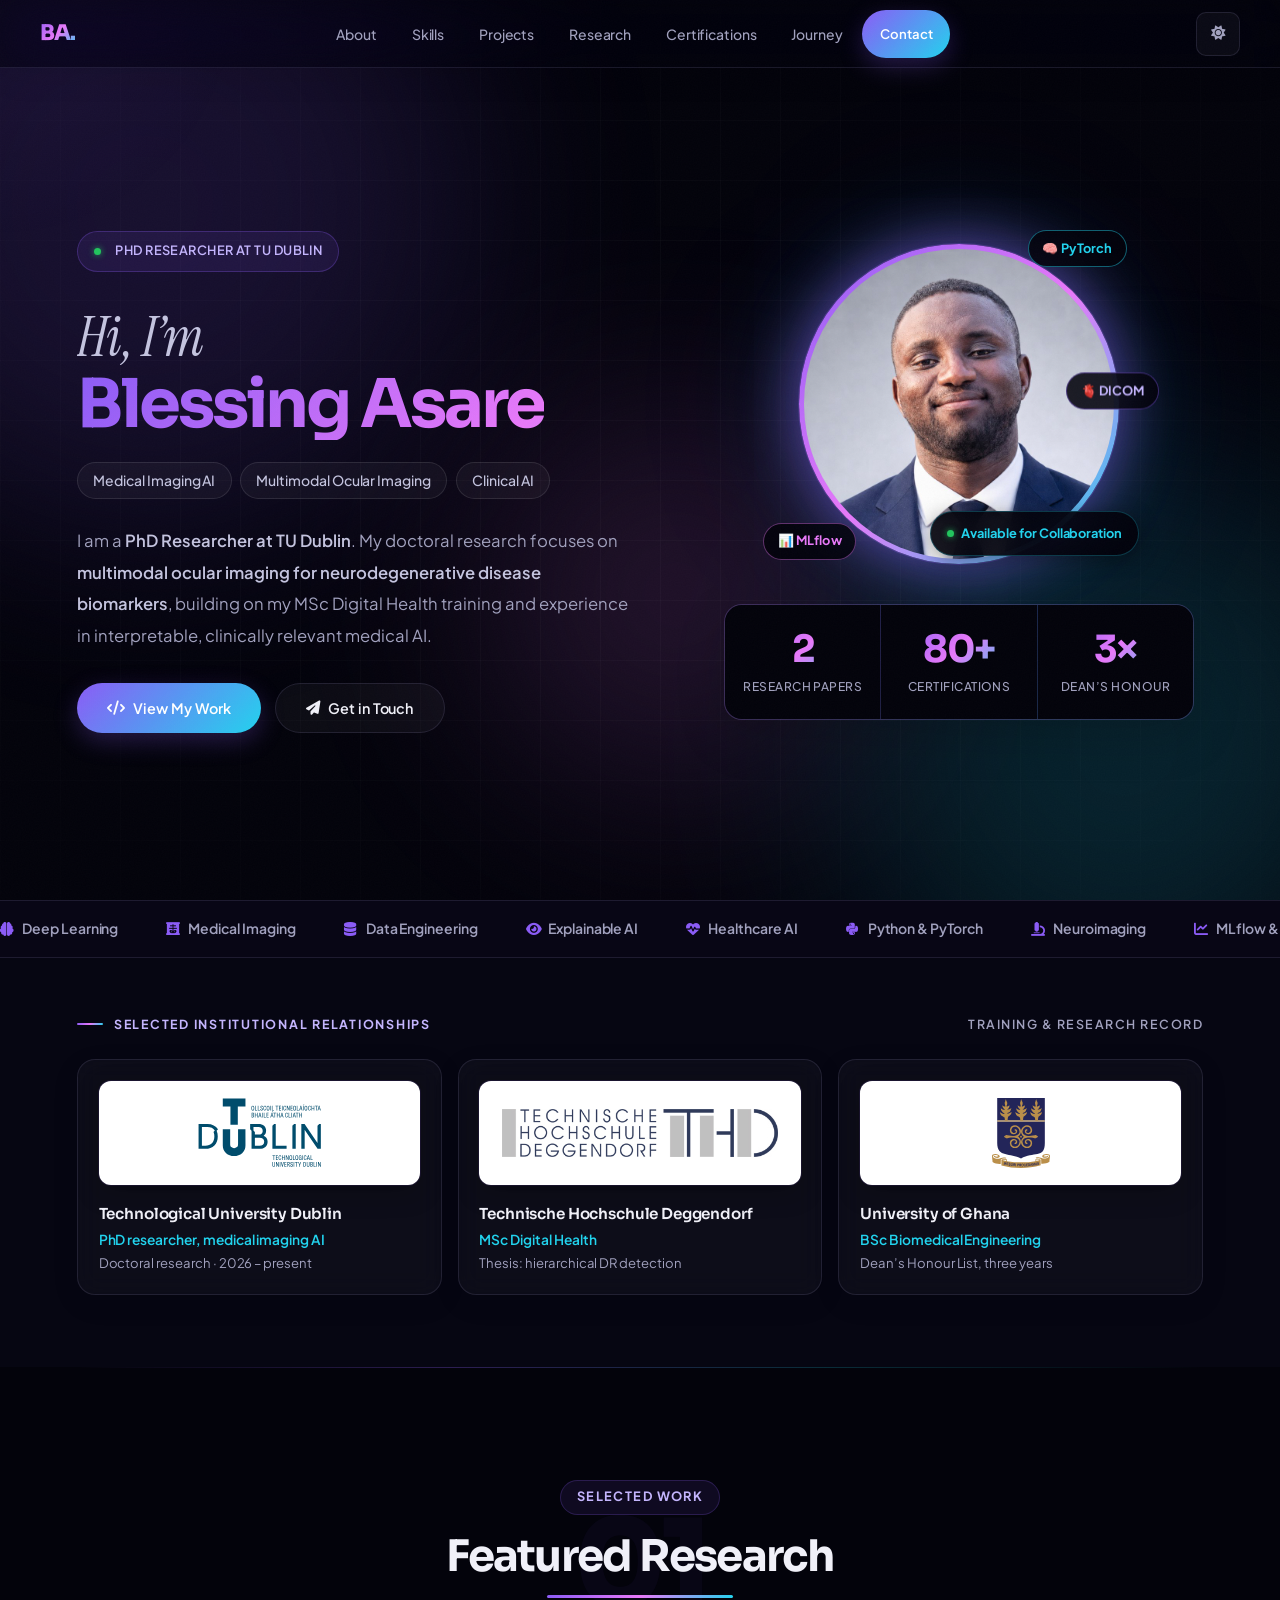
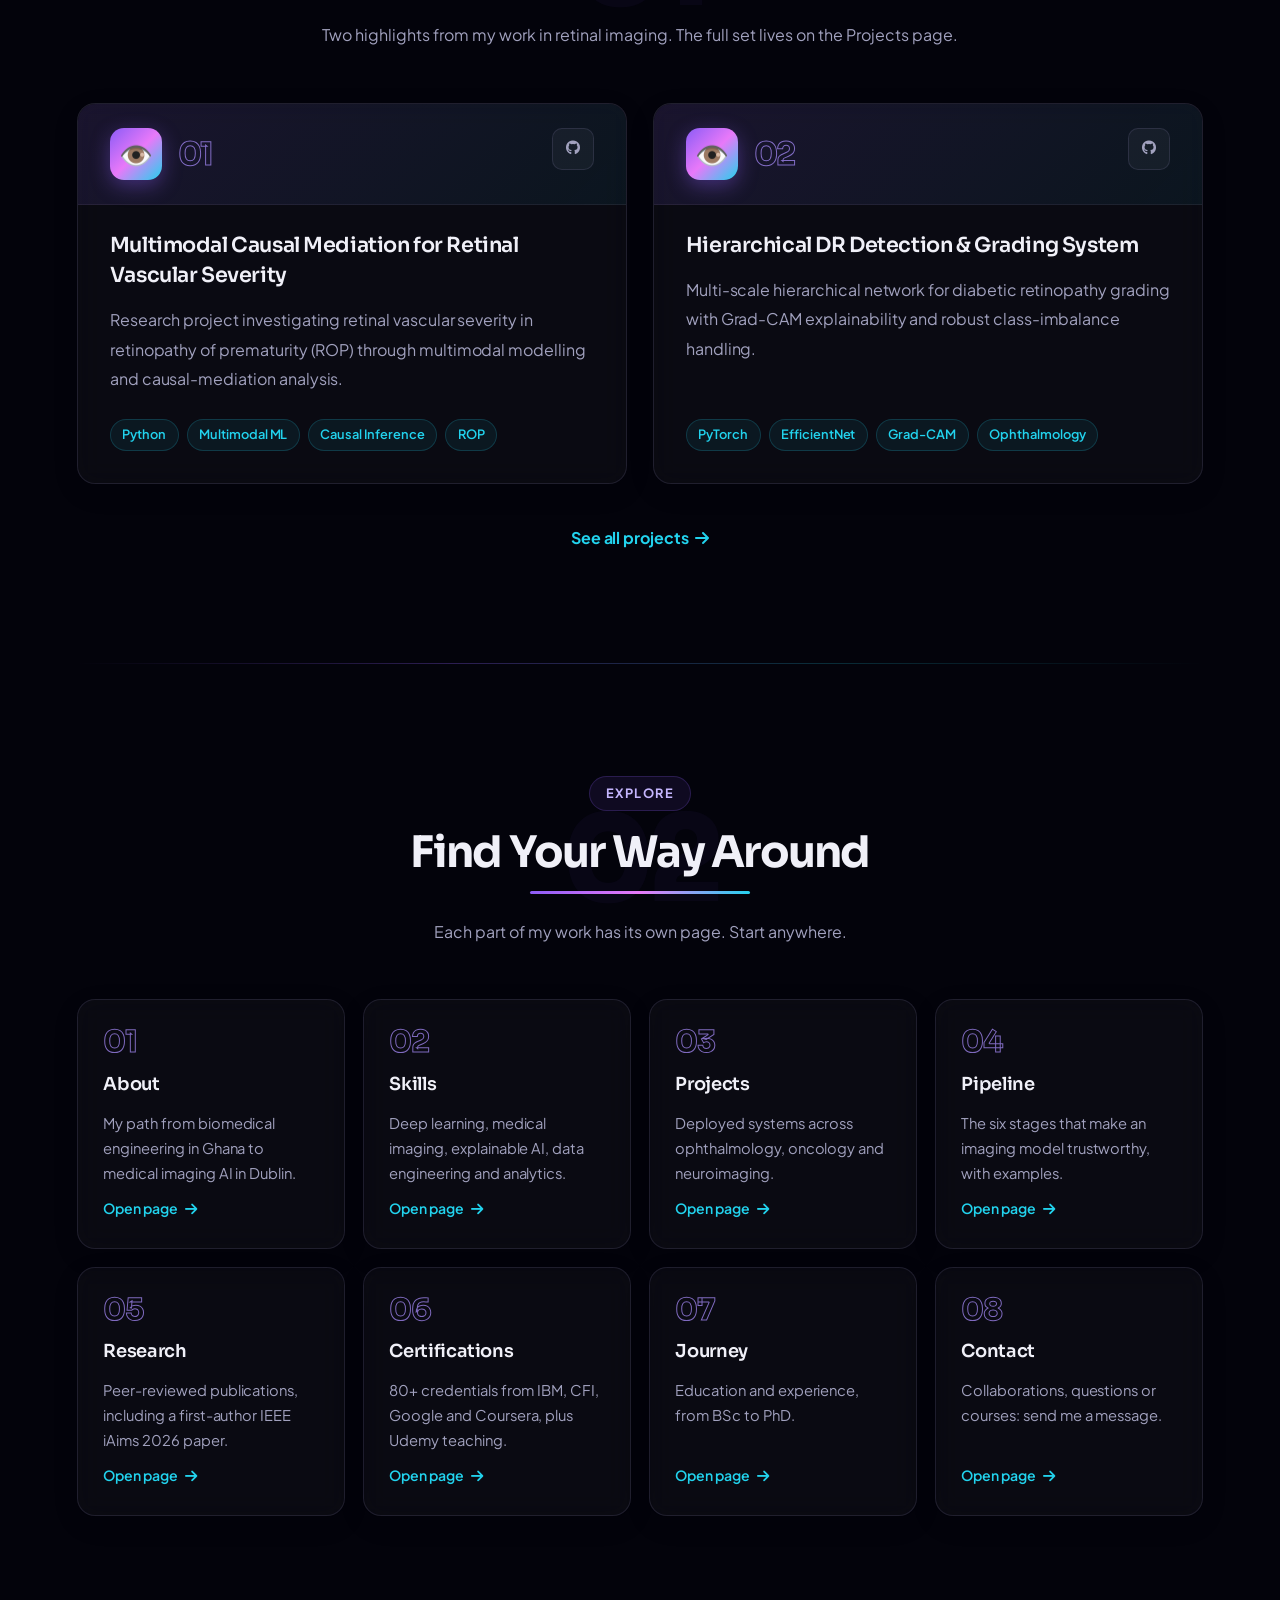
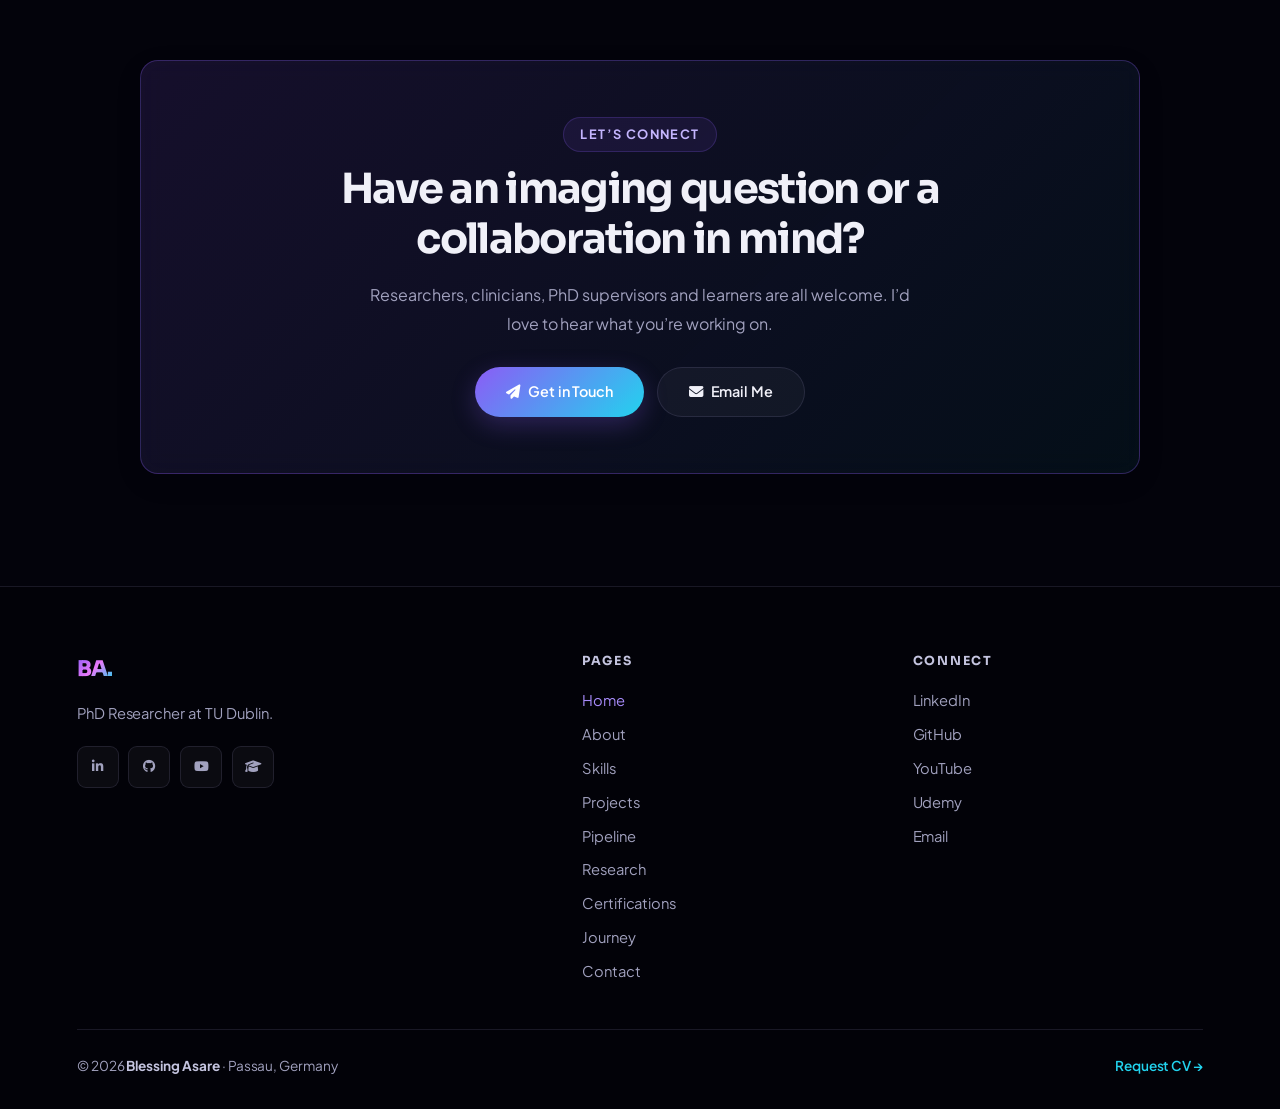
<file: index.html>
<!DOCTYPE html>
<html lang="en">
<head>
    <meta charset="UTF-8">
    <meta name="viewport" content="width=device-width, initial-scale=1.0">
    <title>Blessing Asare | PhD Researcher at TU Dublin</title>
    <meta name="description" content="Blessing Asare — PhD Researcher at TU Dublin, specialising in multimodal ocular imaging, medical AI, and neurodegenerative disease biomarkers.">
    <meta property="og:title" content="Blessing Asare | PhD Researcher at TU Dublin">
    <meta property="og:description" content="Blessing Asare — PhD Researcher at TU Dublin, specialising in multimodal ocular imaging, medical AI, and neurodegenerative disease biomarkers.">
    <meta property="og:image" content="https://pasbless1.github.io/portfolio/assets/profile.jpg">
    <meta property="og:type" content="website">
    <meta name="twitter:card" content="summary_large_image">
    <script type="application/ld+json">
    {"@context":"https://schema.org","@type":"Person","name":"Blessing Asare","jobTitle":"PhD Researcher at TU Dublin","affiliation":{"@type":"CollegeOrUniversity","name":"Technological University Dublin"},"url":"https://pasbless1.github.io/portfolio/","sameAs":["https://www.linkedin.com/in/blessing-asare","https://github.com/PasBless1","https://www.youtube.com/@DatawithPas"],"email":"asareblessing8@gmail.com","knowsAbout":["Medical Imaging","Multimodal Learning","Ocular Imaging","Neurodegenerative Disease Biomarkers","Explainable AI","Healthcare AI"]}
    </script>
    <link href="https://fonts.googleapis.com/css2?family=Sora:wght@400;500;600;700;800&family=Plus+Jakarta+Sans:ital,wght@0,400;0,500;0,600;0,700;0,800;1,400&family=Instrument+Serif:ital@0;1&display=swap" rel="stylesheet">
<link rel="stylesheet" href="https://cdn.jsdelivr.net/npm/@fortawesome/fontawesome-free@6.5.2/css/all.min.css" crossorigin="anonymous">
    <link rel="stylesheet" href="assets/style.css">
    <script>try{if(localStorage.getItem('theme')==='light')document.documentElement.setAttribute('data-theme','light')}catch(e){}</script>
<noscript><style>.reveal{opacity:1!important;transform:none!important}@media(max-width:760px){nav{position:relative;height:auto;min-height:64px;flex-wrap:wrap;padding-block:1rem}.nav-links{display:flex;position:static;flex-wrap:wrap;order:3;padding:.5rem 0;box-shadow:none}.nav-links li,.nav-links a{width:auto}.hamburger,.theme-toggle{display:none}}</style></noscript>
</head>
<body>

<a class="skip-link" href="#main-content">Skip to content</a>
<div id="progress-bar"></div>
<div id="cursor-glow"></div>

<nav id="navbar" aria-label="Primary navigation">
    <a href="index.html" class="nav-logo">BA.</a>
    <ul class="nav-links" id="nav-menu">
        <li><a href="about.html">About</a></li>
        <li><a href="skills.html">Skills</a></li>
        <li><a href="projects.html">Projects</a></li>
        <li><a href="research.html">Research</a></li>
        <li><a href="certifications.html">Certifications</a></li>
        <li><a href="journey.html">Journey</a></li>
        <li><a href="contact.html" class="btn btn-grad nav-cta" style="padding:0.45rem 1.1rem;font-size:0.82rem;">Contact</a></li>
    </ul>
    <div style="display:flex;align-items:center;gap:0.5rem">
        <button class="theme-toggle" id="theme-btn" onclick="toggleTheme()" aria-label="Toggle light/dark mode"><i class="fas fa-sun" id="theme-icon"></i></button>
        <button class="hamburger" onclick="toggleMenu()" aria-label="Open navigation menu" aria-controls="nav-menu" aria-expanded="false"><i class="fas fa-bars" id="ham-icon"></i></button>
    </div>
</nav>

<main id="main-content">
<section id="hero">
    <div class="aurora">
        <div class="aurora-blob"></div>
        <div class="aurora-blob"></div>
        <div class="aurora-blob"></div>
    </div>
    <div class="hero-grid-bg"></div>

    <div class="hero-left">
        <div class="hero-eyebrow"><span class="dot"></span>&nbsp; PhD Researcher at TU Dublin</div>
        <h1 class="hero-title"><span class="ln"><span class="ln-in">Hi, I&rsquo;m</span></span><span class="ln"><span class="ln-in"><span class="name">Blessing Asare</span></span></span></h1>
        <div class="hero-role">
            <span class="role-pill">Medical Imaging AI</span>
            <span class="role-pill">Multimodal Ocular Imaging</span>
            <span class="role-pill">Clinical AI</span>
        </div>
        <p class="hero-desc">
            I am a <strong>PhD Researcher at TU Dublin</strong>. My doctoral research focuses on <strong>multimodal ocular imaging for neurodegenerative disease biomarkers</strong>, building on my MSc Digital Health training and experience in interpretable, clinically relevant medical AI.
        </p>
        <div class="hero-actions">
            <a href="projects.html" class="btn btn-grad"><i class="fas fa-code"></i> View My Work</a>
            <a href="contact.html" class="btn btn-ghost"><i class="fas fa-paper-plane"></i> Get in Touch</a>
        </div>
    </div>

    <div class="hero-right">
        <div class="hero-photo-wrap">
            <div class="hero-photo-ring">
                <img src="assets/profile.jpg" alt="Blessing Asare — Medical AI Researcher" loading="eager" fetchpriority="high" decoding="async">
            </div>
            <div class="hero-photo-badge"><span class="green-dot"></span> Available for Collaboration</div>
            <div class="float-tag ft1">🧠 PyTorch</div>
            <div class="float-tag ft2">📊 MLflow</div>
            <div class="float-tag ft3">🫀 DICOM</div>
        </div>
        <div class="hero-stats">
            <div class="hero-stat"><div class="hero-stat-num" data-target="2">2</div><div class="hero-stat-label">Research Papers</div></div>
            <div class="hero-stat"><div class="hero-stat-num" data-target="80">80+</div><div class="hero-stat-label">Certifications</div></div>
            <div class="hero-stat"><div class="hero-stat-num" data-target="3">3×</div><div class="hero-stat-label">Dean&rsquo;s Honour</div></div>
        </div>
    </div>
</section>

<div class="marquee-wrap" aria-hidden="true">
    <div class="marquee-track">
        <span class="marquee-item"><i class="fas fa-brain"></i>Deep Learning</span>
        <span class="marquee-item"><i class="fas fa-x-ray"></i>Medical Imaging</span>
        <span class="marquee-item"><i class="fas fa-database"></i>Data Engineering</span>
        <span class="marquee-item"><i class="fas fa-eye"></i>Explainable AI</span>
        <span class="marquee-item"><i class="fas fa-heartbeat"></i>Healthcare AI</span>
        <span class="marquee-item"><i class="fab fa-python"></i>Python &amp; PyTorch</span>
        <span class="marquee-item"><i class="fas fa-microscope"></i>Neuroimaging</span>
        <span class="marquee-item"><i class="fas fa-chart-line"></i>MLflow &amp; DVC</span>
        <span class="marquee-item"><i class="fas fa-brain"></i>Deep Learning</span>
        <span class="marquee-item"><i class="fas fa-x-ray"></i>Medical Imaging</span>
        <span class="marquee-item"><i class="fas fa-database"></i>Data Engineering</span>
        <span class="marquee-item"><i class="fas fa-eye"></i>Explainable AI</span>
        <span class="marquee-item"><i class="fas fa-heartbeat"></i>Healthcare AI</span>
        <span class="marquee-item"><i class="fab fa-python"></i>Python &amp; PyTorch</span>
        <span class="marquee-item"><i class="fas fa-microscope"></i>Neuroimaging</span>
        <span class="marquee-item"><i class="fas fa-chart-line"></i>MLflow &amp; DVC</span>
    </div>
</div>

<section id="institutions" aria-labelledby="inst-title">
    <div class="container">
        <div class="inst-head reveal">
            <span class="inst-label" id="inst-title">Selected institutional relationships</span>
            <span class="inst-note">Training &amp; research record</span>
        </div>
        <div class="inst-grid">
            <div class="glass inst-card reveal">
                <div class="inst-logo"><img src="assets/logos/tu-dublin.svg" alt="Technological University Dublin logo" width="142" height="81" loading="lazy"></div>
                <div><h3>Technological University Dublin</h3><p class="inst-role">PhD researcher, medical imaging AI</p><p class="inst-detail">Doctoral research &middot; 2026 &ndash; present</p></div>
            </div>
            <div class="glass inst-card reveal">
                <div class="inst-logo"><img src="assets/logos/thd.png" alt="Technische Hochschule Deggendorf logo" width="466" height="81" loading="lazy"></div>
                <div><h3>Technische Hochschule Deggendorf</h3><p class="inst-role">MSc Digital Health</p><p class="inst-detail">Thesis: hierarchical DR detection</p></div>
            </div>
            <div class="glass inst-card reveal">
                <div class="inst-logo"><img src="assets/logos/university-of-ghana.svg" alt="University of Ghana coat of arms" width="281" height="337" loading="lazy"></div>
                <div><h3>University of Ghana</h3><p class="inst-role">BSc Biomedical Engineering</p><p class="inst-detail">Dean&rsquo;s Honour List, three years</p></div>
            </div>
        </div>
    </div>
</section>

<div class="section-sep"></div>

<section id="featured">
    <div class="container">
        <div class="section-header reveal">
            <span class="section-eyebrow">Selected Work</span>
            <h2 class="section-title">Featured Research</h2>
            <p class="section-desc">Two highlights from my work in retinal imaging. The full set lives on the Projects page.</p>
        </div>
        <div class="projects-grid">
            <div class="glass project-card reveal">
                <div class="project-top">
                    <div class="project-emoji-box">👁️</div>
                    <span class="project-num" aria-hidden="true">01</span>
                    <div class="project-actions">
                        <a href="https://github.com/PasBless1/multimodal-causal-mediation-retinal-vascular-severity-rop" target="_blank" rel="noopener noreferrer" class="icon-btn" title="View on GitHub" aria-label="View Multimodal Causal Mediation project on GitHub"><i class="fab fa-github"></i></a>
                    </div>
                </div>
                <h3>Multimodal Causal Mediation for Retinal Vascular Severity</h3>
                <p>Research project investigating retinal vascular severity in retinopathy of prematurity (ROP) through multimodal modelling and causal-mediation analysis.</p>
                <div class="tech-pills"><span class="tech-pill">Python</span><span class="tech-pill">Multimodal ML</span><span class="tech-pill">Causal Inference</span><span class="tech-pill">ROP</span></div>
            </div>
            <div class="glass project-card reveal">
                <div class="project-top">
                    <div class="project-emoji-box">👁️</div>
                    <span class="project-num" aria-hidden="true">02</span>
                    <div class="project-actions">
                        <a href="https://github.com/PasBless1/Trained-Models-for-2-stage-DR-Detection-with-DL" target="_blank" class="icon-btn" title="GitHub" rel="noopener noreferrer" aria-label="GitHub"><i class="fab fa-github"></i></a>
                    </div>
                </div>
                <h3>Hierarchical DR Detection &amp; Grading System</h3>
                <p>Multi-scale hierarchical network for diabetic retinopathy grading with Grad-CAM explainability and robust class-imbalance handling.</p>
                <div class="tech-pills"><span class="tech-pill">PyTorch</span><span class="tech-pill">EfficientNet</span><span class="tech-pill">Grad-CAM</span><span class="tech-pill">Ophthalmology</span></div>
            </div>
        </div>
        <div class="projects-more">
            <a href="projects.html">See all projects <i class="fas fa-arrow-right"></i></a>
        </div>
    </div>
</section>

<div class="section-sep"></div>

<section id="explore">
    <div class="container">
        <div class="section-header reveal">
            <span class="section-eyebrow">Explore</span>
            <h2 class="section-title">Find Your Way Around</h2>
            <p class="section-desc">Each part of my work has its own page. Start anywhere.</p>
        </div>
        <div class="explore-grid">
            <a class="glass explore-card reveal" href="about.html">
                <span class="explore-num" aria-hidden="true">01</span>
                <h3>About</h3>
                <p>My path from biomedical engineering in Ghana to medical imaging AI in Dublin.</p>
                <span class="explore-go">Open page <i class="fas fa-arrow-right" aria-hidden="true"></i></span>
            </a>
            <a class="glass explore-card reveal" href="skills.html">
                <span class="explore-num" aria-hidden="true">02</span>
                <h3>Skills</h3>
                <p>Deep learning, medical imaging, explainable AI, data engineering and analytics.</p>
                <span class="explore-go">Open page <i class="fas fa-arrow-right" aria-hidden="true"></i></span>
            </a>
            <a class="glass explore-card reveal" href="projects.html">
                <span class="explore-num" aria-hidden="true">03</span>
                <h3>Projects</h3>
                <p>Deployed systems across ophthalmology, oncology and neuroimaging.</p>
                <span class="explore-go">Open page <i class="fas fa-arrow-right" aria-hidden="true"></i></span>
            </a>
            <a class="glass explore-card reveal" href="pipeline.html">
                <span class="explore-num" aria-hidden="true">04</span>
                <h3>Pipeline</h3>
                <p>The six stages that make an imaging model trustworthy, with examples.</p>
                <span class="explore-go">Open page <i class="fas fa-arrow-right" aria-hidden="true"></i></span>
            </a>
            <a class="glass explore-card reveal" href="research.html">
                <span class="explore-num" aria-hidden="true">05</span>
                <h3>Research</h3>
                <p>Peer-reviewed publications, including a first-author IEEE iAims 2026 paper.</p>
                <span class="explore-go">Open page <i class="fas fa-arrow-right" aria-hidden="true"></i></span>
            </a>
            <a class="glass explore-card reveal" href="certifications.html">
                <span class="explore-num" aria-hidden="true">06</span>
                <h3>Certifications</h3>
                <p>80+ credentials from IBM, CFI, Google and Coursera, plus Udemy teaching.</p>
                <span class="explore-go">Open page <i class="fas fa-arrow-right" aria-hidden="true"></i></span>
            </a>
            <a class="glass explore-card reveal" href="journey.html">
                <span class="explore-num" aria-hidden="true">07</span>
                <h3>Journey</h3>
                <p>Education and experience, from BSc to PhD.</p>
                <span class="explore-go">Open page <i class="fas fa-arrow-right" aria-hidden="true"></i></span>
            </a>
            <a class="glass explore-card reveal" href="contact.html">
                <span class="explore-num" aria-hidden="true">08</span>
                <h3>Contact</h3>
                <p>Collaborations, questions or courses: send me a message.</p>
                <span class="explore-go">Open page <i class="fas fa-arrow-right" aria-hidden="true"></i></span>
            </a>
        </div>
    </div>
</section>

<section id="cta">
    <div class="container">
        <div class="glass cta-band reveal">
            <span class="section-eyebrow">Let&rsquo;s Connect</span>
            <h2>Have an imaging question or a collaboration in mind?</h2>
            <p>Researchers, clinicians, PhD supervisors and learners are all welcome. I&rsquo;d love to hear what you&rsquo;re working on.</p>
            <div class="hero-actions">
                <a href="contact.html" class="btn btn-grad"><i class="fas fa-paper-plane"></i> Get in Touch</a>
                <a href="mailto:asareblessing8@gmail.com" class="btn btn-ghost"><i class="fas fa-envelope"></i> Email Me</a>
            </div>
        </div>
    </div>
</section>
</main>

<footer class="site-footer">
    <div class="footer-top">
        <div class="footer-brand">
            <a href="index.html" class="nav-logo">BA.</a>
            <p>PhD Researcher at TU Dublin.</p>
            <div class="footer-socials">
                <a href="https://www.linkedin.com/in/blessing-asare" target="_blank" class="footer-social-btn" title="LinkedIn" rel="noopener noreferrer" aria-label="LinkedIn"><i class="fab fa-linkedin-in"></i></a>
                <a href="https://github.com/PasBless1" target="_blank" class="footer-social-btn" title="GitHub" rel="noopener noreferrer" aria-label="GitHub"><i class="fab fa-github"></i></a>
                <a href="https://www.youtube.com/@DatawithPas" target="_blank" class="footer-social-btn" title="YouTube" rel="noopener noreferrer" aria-label="YouTube"><i class="fab fa-youtube"></i></a>
                <a href="https://www.udemy.com/user/pas-bless/" target="_blank" class="footer-social-btn" title="Udemy" rel="noopener noreferrer" aria-label="Udemy"><i class="fas fa-graduation-cap"></i></a>
            </div>
        </div>
        <div>
            <h4>Pages</h4>
            <ul>
                <li><a href="index.html" aria-current="page">Home</a></li>
                <li><a href="about.html">About</a></li>
                <li><a href="skills.html">Skills</a></li>
                <li><a href="projects.html">Projects</a></li>
                <li><a href="pipeline.html">Pipeline</a></li>
                <li><a href="research.html">Research</a></li>
                <li><a href="certifications.html">Certifications</a></li>
                <li><a href="journey.html">Journey</a></li>
                <li><a href="contact.html">Contact</a></li>
            </ul>
        </div>
        <div>
            <h4>Connect</h4>
            <ul>
                <li><a href="https://www.linkedin.com/in/blessing-asare" target="_blank" rel="noopener noreferrer">LinkedIn</a></li>
                <li><a href="https://github.com/PasBless1" target="_blank" rel="noopener noreferrer">GitHub</a></li>
                <li><a href="https://www.youtube.com/@DatawithPas" target="_blank" rel="noopener noreferrer">YouTube</a></li>
                <li><a href="https://www.udemy.com/user/pas-bless/" target="_blank" rel="noopener noreferrer">Udemy</a></li>
                <li><a href="mailto:asareblessing8@gmail.com">Email</a></li>
            </ul>
        </div>
    </div>
    <div class="footer-bottom">
        <span>&copy; 2026 <strong style="color:var(--text-soft)">Blessing Asare</strong> &middot; Passau, Germany</span>
        <a href="mailto:asareblessing8@gmail.com?subject=CV%20request">Request CV &rarr;</a>
    </div>
</footer>

<button class="to-top" id="to-top" type="button" aria-label="Back to top"><svg viewBox="0 0 50 50" aria-hidden="true"><circle cx="25" cy="25" r="23"/></svg><i class="fas fa-arrow-up" aria-hidden="true"></i></button>

<script src="assets/main.js"></script>
</body>
</html>
</file>
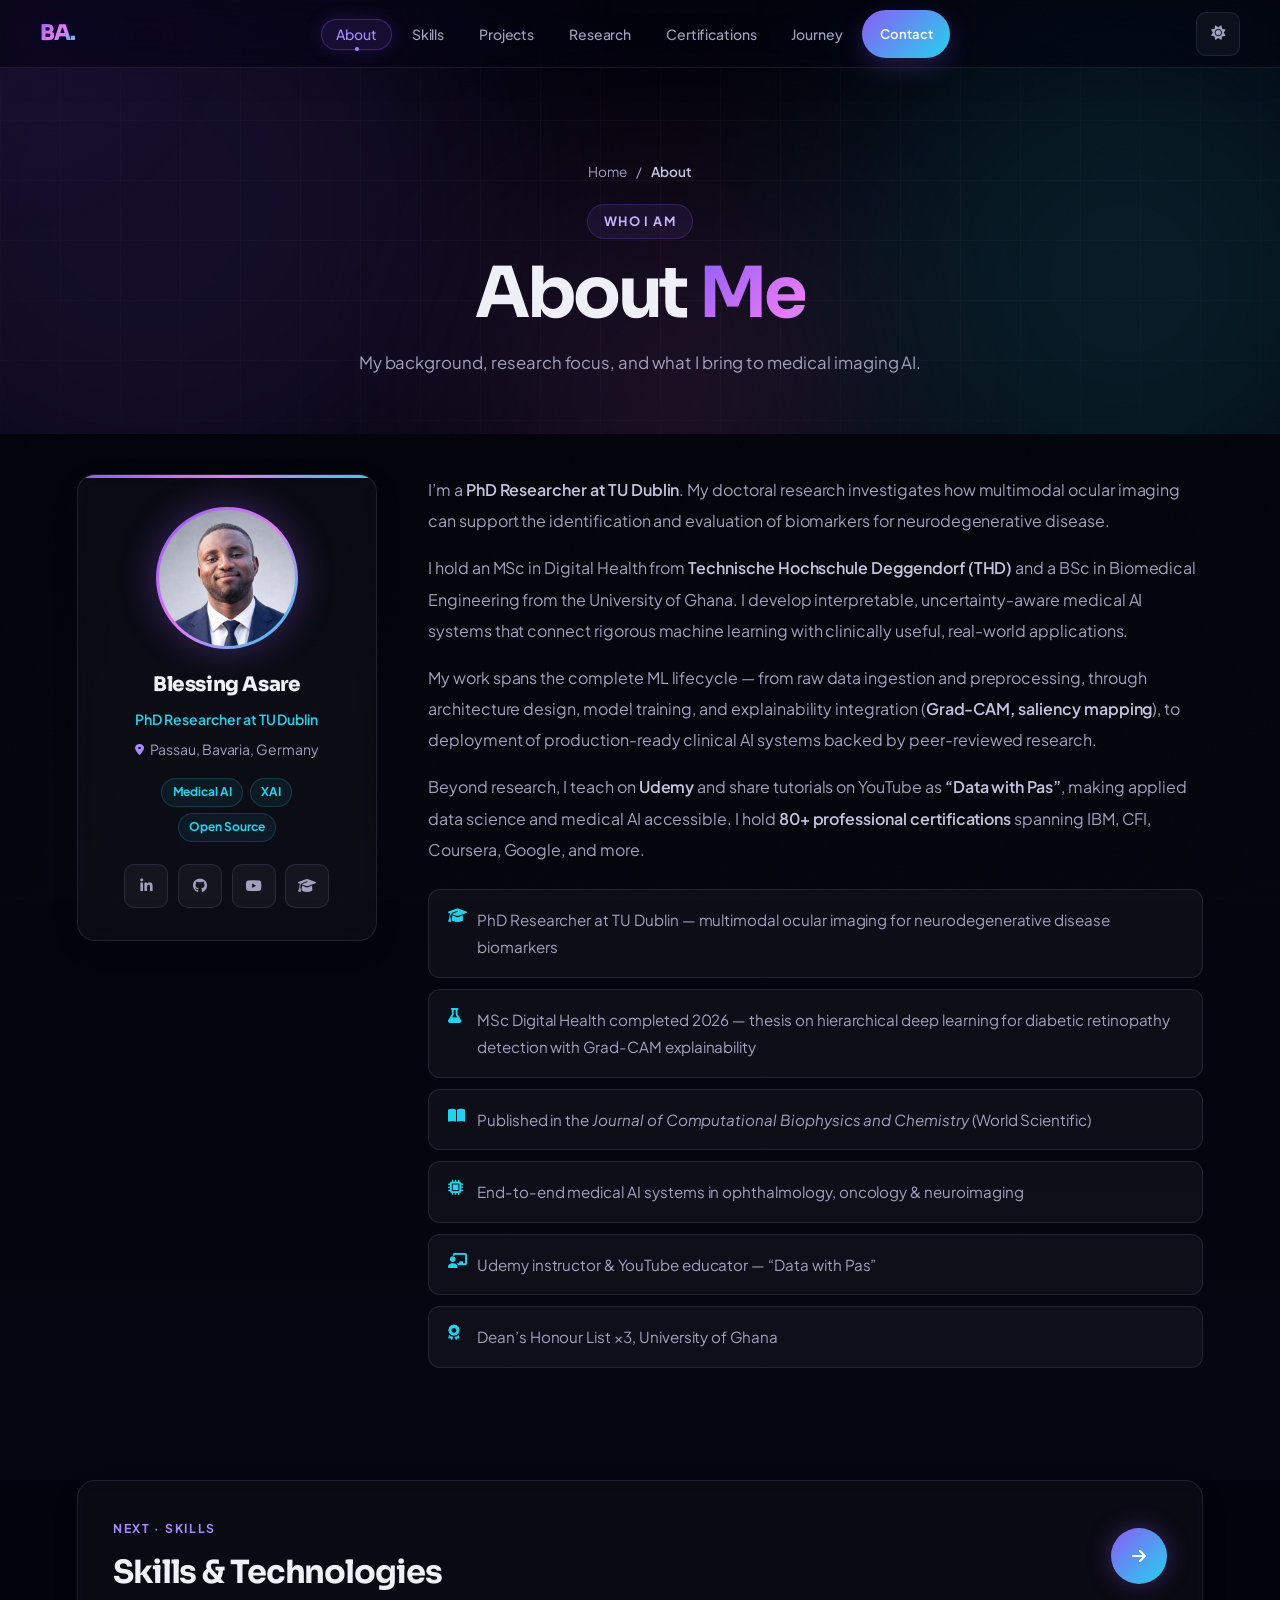
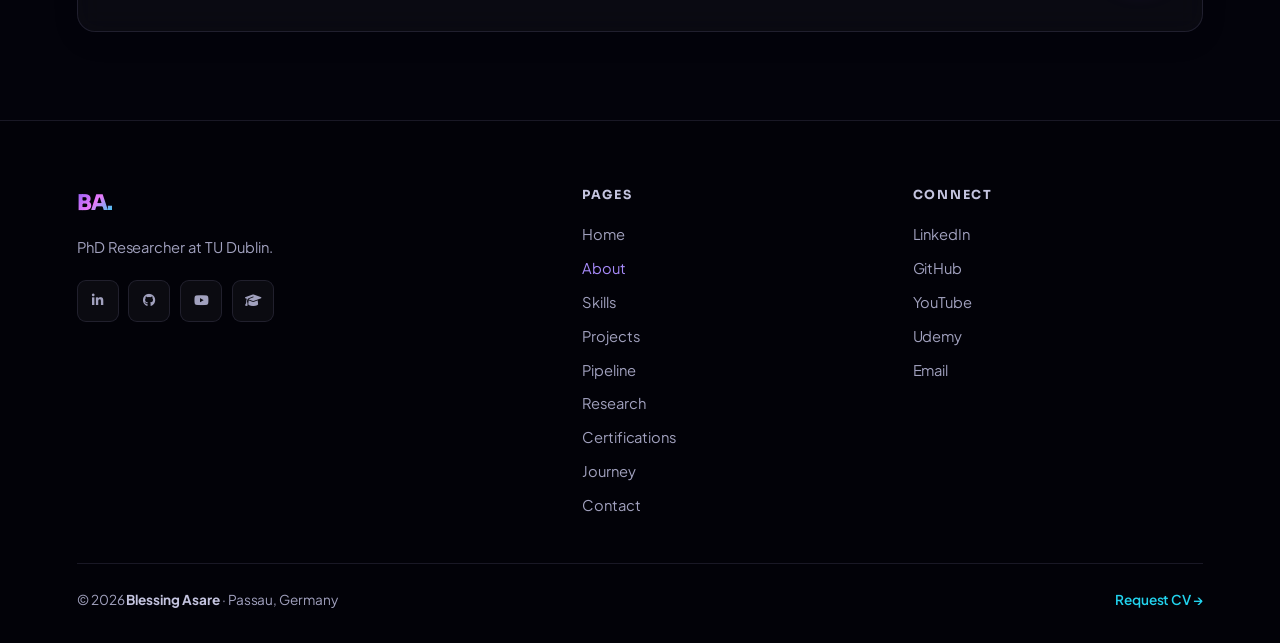
<file: about.html>
<!DOCTYPE html>
<html lang="en">
<head>
    <meta charset="UTF-8">
    <meta name="viewport" content="width=device-width, initial-scale=1.0">
    <title>About Me | Blessing Asare</title>
    <meta name="description" content="My background, research focus, and what I bring to medical imaging AI.">
    <meta property="og:title" content="About Me | Blessing Asare">
    <meta property="og:description" content="My background, research focus, and what I bring to medical imaging AI.">
    <meta property="og:image" content="https://pasbless1.github.io/portfolio/assets/profile.jpg">
    <meta property="og:type" content="website">
    <meta name="twitter:card" content="summary_large_image">
    
    <link href="https://fonts.googleapis.com/css2?family=Sora:wght@400;500;600;700;800&family=Plus+Jakarta+Sans:ital,wght@0,400;0,500;0,600;0,700;0,800;1,400&family=Instrument+Serif:ital@0;1&display=swap" rel="stylesheet">
<link rel="stylesheet" href="https://cdn.jsdelivr.net/npm/@fortawesome/fontawesome-free@6.5.2/css/all.min.css" crossorigin="anonymous">
    <link rel="stylesheet" href="assets/style.css">
    <script>try{if(localStorage.getItem('theme')==='light')document.documentElement.setAttribute('data-theme','light')}catch(e){}</script>
<noscript><style>.reveal{opacity:1!important;transform:none!important}@media(max-width:760px){nav{position:relative;height:auto;min-height:64px;flex-wrap:wrap;padding-block:1rem}.nav-links{display:flex;position:static;flex-wrap:wrap;order:3;padding:.5rem 0;box-shadow:none}.nav-links li,.nav-links a{width:auto}.hamburger,.theme-toggle{display:none}}</style></noscript>
</head>
<body>

<a class="skip-link" href="#main-content">Skip to content</a>
<div id="progress-bar"></div>
<div id="cursor-glow"></div>

<nav id="navbar" aria-label="Primary navigation">
    <a href="index.html" class="nav-logo">BA.</a>
    <ul class="nav-links" id="nav-menu">
        <li><a href="about.html" class="active" aria-current="page">About</a></li>
        <li><a href="skills.html">Skills</a></li>
        <li><a href="projects.html">Projects</a></li>
        <li><a href="research.html">Research</a></li>
        <li><a href="certifications.html">Certifications</a></li>
        <li><a href="journey.html">Journey</a></li>
        <li><a href="contact.html" class="btn btn-grad nav-cta" style="padding:0.45rem 1.1rem;font-size:0.82rem;">Contact</a></li>
    </ul>
    <div style="display:flex;align-items:center;gap:0.5rem">
        <button class="theme-toggle" id="theme-btn" onclick="toggleTheme()" aria-label="Toggle light/dark mode"><i class="fas fa-sun" id="theme-icon"></i></button>
        <button class="hamburger" onclick="toggleMenu()" aria-label="Open navigation menu" aria-controls="nav-menu" aria-expanded="false"><i class="fas fa-bars" id="ham-icon"></i></button>
    </div>
</nav>

<main id="main-content">
<header class="page-hero">
    <div class="aurora"><div class="aurora-blob"></div><div class="aurora-blob"></div><div class="aurora-blob"></div></div>
    <div class="hero-grid-bg"></div>
    <div class="page-hero-inner">
        <div class="crumbs" role="navigation" aria-label="Breadcrumb"><a href="index.html">Home</a><span aria-hidden="true">/</span><span aria-current="page">About</span></div>
        <span class="section-eyebrow">Who I Am</span>
        <h1 class="page-title">About <span class="grad">Me</span></h1>
        <p class="page-desc">My background, research focus, and what I bring to medical imaging AI.</p>
    </div>
</header>

<section id="about" class="page-body">
    <div class="container">
        <div class="about-grid">
            <div class="glass about-card reveal">
                <div class="about-photo-wrap">
                    <img src="assets/profile.jpg" alt="Blessing Asare — Medical AI Researcher" loading="lazy">
                </div>
                <div class="about-name">Blessing Asare</div>
                <div class="about-title">PhD Researcher at TU Dublin<br></div>
                <div class="about-location"><i class="fas fa-map-marker-alt" style="color:var(--violet-light);font-size:.75rem"></i> Passau, Bavaria, Germany</div>
                <div class="about-badges">
                    <span class="badge">Medical AI</span>
                    <span class="badge">XAI</span>
                    <span class="badge">Open Source</span>
                </div>
                <div class="socials">
                    <a href="https://www.linkedin.com/in/blessing-asare" target="_blank" class="social-btn" title="LinkedIn" rel="noopener noreferrer" aria-label="LinkedIn"><i class="fab fa-linkedin-in"></i></a>
                    <a href="https://github.com/PasBless1" target="_blank" class="social-btn" title="GitHub" rel="noopener noreferrer" aria-label="GitHub"><i class="fab fa-github"></i></a>
                    <a href="https://www.youtube.com/@DatawithPas" target="_blank" class="social-btn" title="YouTube" rel="noopener noreferrer" aria-label="YouTube"><i class="fab fa-youtube"></i></a>
                    <a href="https://www.udemy.com/user/pas-bless/" target="_blank" class="social-btn" title="Udemy" rel="noopener noreferrer" aria-label="Udemy"><i class="fas fa-graduation-cap"></i></a>
                </div>
            </div>
            <div class="about-content reveal">
                <p>I&rsquo;m a <strong>PhD Researcher at TU Dublin</strong>. My doctoral research investigates how multimodal ocular imaging can support the identification and evaluation of biomarkers for neurodegenerative disease.</p>
                <p>I hold an MSc in Digital Health from <strong>Technische Hochschule Deggendorf (THD)</strong> and a BSc in Biomedical Engineering from the University of Ghana. I develop interpretable, uncertainty-aware medical AI systems that connect rigorous machine learning with clinically useful, real-world applications.</p>
                <p>My work spans the complete ML lifecycle — from raw data ingestion and preprocessing, through architecture design, model training, and explainability integration (<strong>Grad-CAM, saliency mapping</strong>), to deployment of production-ready clinical AI systems backed by peer-reviewed research.</p>
                <p>Beyond research, I teach on <strong>Udemy</strong> and share tutorials on YouTube as <strong>&ldquo;Data with Pas&rdquo;</strong>, making applied data science and medical AI accessible. I hold <strong>80+ professional certifications</strong> spanning IBM, CFI, Coursera, Google, and more.</p>
                <ul class="about-highlights">
                    <li><i class="fas fa-graduation-cap"></i> PhD Researcher at TU Dublin — multimodal ocular imaging for neurodegenerative disease biomarkers</li>
                    <li><i class="fas fa-flask"></i> MSc Digital Health completed 2026 — thesis on hierarchical deep learning for diabetic retinopathy detection with Grad-CAM explainability</li>
                    <li><i class="fas fa-book-open"></i> <span>Published in the <em>Journal of Computational Biophysics and Chemistry</em> (World Scientific)</span></li>
                    <li><i class="fas fa-microchip"></i> End-to-end medical AI systems in ophthalmology, oncology &amp; neuroimaging</li>
                    <li><i class="fas fa-chalkboard-teacher"></i> Udemy instructor &amp; YouTube educator — &ldquo;Data with Pas&rdquo;</li>
                    <li><i class="fas fa-award"></i> Dean&rsquo;s Honour List &times;3, University of Ghana</li>
                </ul>
            </div>
        </div>
    </div>
</section>

<div class="next-wrap">
    <a class="glass next-card reveal" href="skills.html">
        <div><span class="next-label">Next &middot; Skills</span><span class="next-title">Skills &amp; Technologies</span></div>
        <span class="next-arrow" aria-hidden="true"><i class="fas fa-arrow-right"></i></span>
    </a>
</div>
</main>

<footer class="site-footer">
    <div class="footer-top">
        <div class="footer-brand">
            <a href="index.html" class="nav-logo">BA.</a>
            <p>PhD Researcher at TU Dublin.</p>
            <div class="footer-socials">
                <a href="https://www.linkedin.com/in/blessing-asare" target="_blank" class="footer-social-btn" title="LinkedIn" rel="noopener noreferrer" aria-label="LinkedIn"><i class="fab fa-linkedin-in"></i></a>
                <a href="https://github.com/PasBless1" target="_blank" class="footer-social-btn" title="GitHub" rel="noopener noreferrer" aria-label="GitHub"><i class="fab fa-github"></i></a>
                <a href="https://www.youtube.com/@DatawithPas" target="_blank" class="footer-social-btn" title="YouTube" rel="noopener noreferrer" aria-label="YouTube"><i class="fab fa-youtube"></i></a>
                <a href="https://www.udemy.com/user/pas-bless/" target="_blank" class="footer-social-btn" title="Udemy" rel="noopener noreferrer" aria-label="Udemy"><i class="fas fa-graduation-cap"></i></a>
            </div>
        </div>
        <div>
            <h4>Pages</h4>
            <ul>
                <li><a href="index.html">Home</a></li>
                <li><a href="about.html" aria-current="page">About</a></li>
                <li><a href="skills.html">Skills</a></li>
                <li><a href="projects.html">Projects</a></li>
                <li><a href="pipeline.html">Pipeline</a></li>
                <li><a href="research.html">Research</a></li>
                <li><a href="certifications.html">Certifications</a></li>
                <li><a href="journey.html">Journey</a></li>
                <li><a href="contact.html">Contact</a></li>
            </ul>
        </div>
        <div>
            <h4>Connect</h4>
            <ul>
                <li><a href="https://www.linkedin.com/in/blessing-asare" target="_blank" rel="noopener noreferrer">LinkedIn</a></li>
                <li><a href="https://github.com/PasBless1" target="_blank" rel="noopener noreferrer">GitHub</a></li>
                <li><a href="https://www.youtube.com/@DatawithPas" target="_blank" rel="noopener noreferrer">YouTube</a></li>
                <li><a href="https://www.udemy.com/user/pas-bless/" target="_blank" rel="noopener noreferrer">Udemy</a></li>
                <li><a href="mailto:asareblessing8@gmail.com">Email</a></li>
            </ul>
        </div>
    </div>
    <div class="footer-bottom">
        <span>&copy; 2026 <strong style="color:var(--text-soft)">Blessing Asare</strong> &middot; Passau, Germany</span>
        <a href="mailto:asareblessing8@gmail.com?subject=CV%20request">Request CV &rarr;</a>
    </div>
</footer>

<button class="to-top" id="to-top" type="button" aria-label="Back to top"><svg viewBox="0 0 50 50" aria-hidden="true"><circle cx="25" cy="25" r="23"/></svg><i class="fas fa-arrow-up" aria-hidden="true"></i></button>

<script src="assets/main.js"></script>
</body>
</html>
</file>
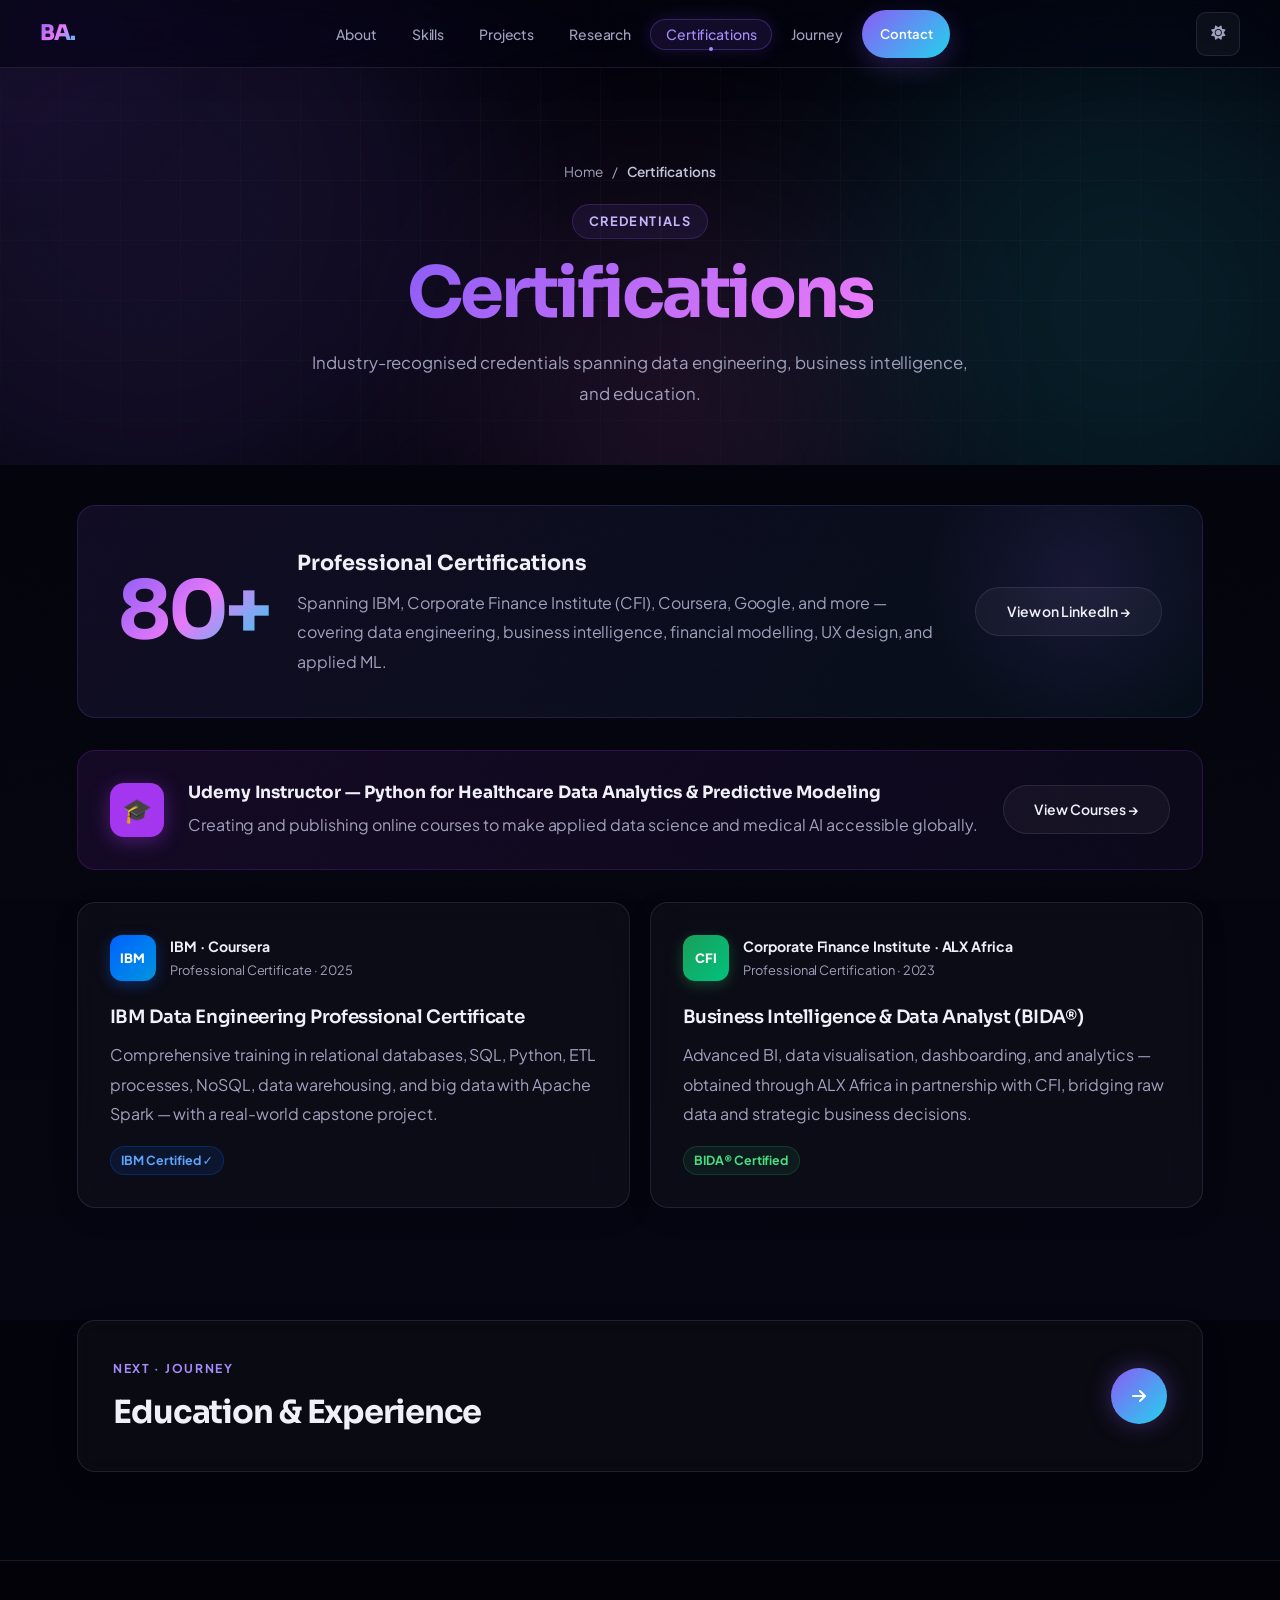
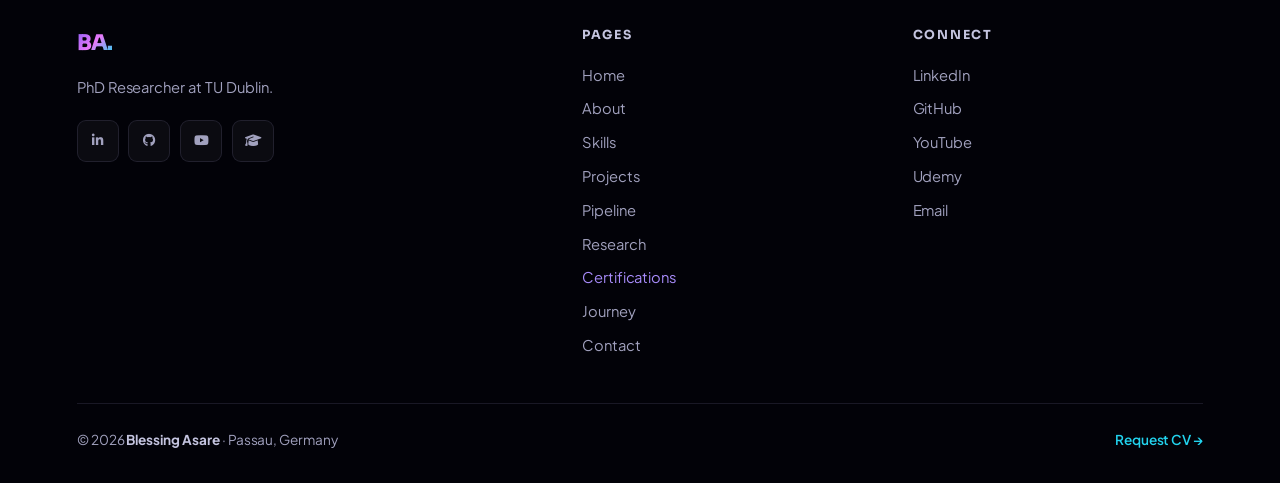
<file: certifications.html>
<!DOCTYPE html>
<html lang="en">
<head>
    <meta charset="UTF-8">
    <meta name="viewport" content="width=device-width, initial-scale=1.0">
    <title>Certifications | Blessing Asare</title>
    <meta name="description" content="Industry-recognised credentials spanning data engineering, business intelligence, and education.">
    <meta property="og:title" content="Certifications | Blessing Asare">
    <meta property="og:description" content="Industry-recognised credentials spanning data engineering, business intelligence, and education.">
    <meta property="og:image" content="https://pasbless1.github.io/portfolio/assets/profile.jpg">
    <meta property="og:type" content="website">
    <meta name="twitter:card" content="summary_large_image">
    
    <link href="https://fonts.googleapis.com/css2?family=Sora:wght@400;500;600;700;800&family=Plus+Jakarta+Sans:ital,wght@0,400;0,500;0,600;0,700;0,800;1,400&family=Instrument+Serif:ital@0;1&display=swap" rel="stylesheet">
<link rel="stylesheet" href="https://cdn.jsdelivr.net/npm/@fortawesome/fontawesome-free@6.5.2/css/all.min.css" crossorigin="anonymous">
    <link rel="stylesheet" href="assets/style.css">
    <script>try{if(localStorage.getItem('theme')==='light')document.documentElement.setAttribute('data-theme','light')}catch(e){}</script>
<noscript><style>.reveal{opacity:1!important;transform:none!important}@media(max-width:760px){nav{position:relative;height:auto;min-height:64px;flex-wrap:wrap;padding-block:1rem}.nav-links{display:flex;position:static;flex-wrap:wrap;order:3;padding:.5rem 0;box-shadow:none}.nav-links li,.nav-links a{width:auto}.hamburger,.theme-toggle{display:none}}</style></noscript>
</head>
<body>

<a class="skip-link" href="#main-content">Skip to content</a>
<div id="progress-bar"></div>
<div id="cursor-glow"></div>

<nav id="navbar" aria-label="Primary navigation">
    <a href="index.html" class="nav-logo">BA.</a>
    <ul class="nav-links" id="nav-menu">
        <li><a href="about.html">About</a></li>
        <li><a href="skills.html">Skills</a></li>
        <li><a href="projects.html">Projects</a></li>
        <li><a href="research.html">Research</a></li>
        <li><a href="certifications.html" class="active" aria-current="page">Certifications</a></li>
        <li><a href="journey.html">Journey</a></li>
        <li><a href="contact.html" class="btn btn-grad nav-cta" style="padding:0.45rem 1.1rem;font-size:0.82rem;">Contact</a></li>
    </ul>
    <div style="display:flex;align-items:center;gap:0.5rem">
        <button class="theme-toggle" id="theme-btn" onclick="toggleTheme()" aria-label="Toggle light/dark mode"><i class="fas fa-sun" id="theme-icon"></i></button>
        <button class="hamburger" onclick="toggleMenu()" aria-label="Open navigation menu" aria-controls="nav-menu" aria-expanded="false"><i class="fas fa-bars" id="ham-icon"></i></button>
    </div>
</nav>

<main id="main-content">
<header class="page-hero">
    <div class="aurora"><div class="aurora-blob"></div><div class="aurora-blob"></div><div class="aurora-blob"></div></div>
    <div class="hero-grid-bg"></div>
    <div class="page-hero-inner">
        <div class="crumbs" role="navigation" aria-label="Breadcrumb"><a href="index.html">Home</a><span aria-hidden="true">/</span><span aria-current="page">Certifications</span></div>
        <span class="section-eyebrow">Credentials</span>
        <h1 class="page-title"><span class="grad">Certifications</span></h1>
        <p class="page-desc">Industry-recognised credentials spanning data engineering, business intelligence, and education.</p>
    </div>
</header>

<section id="certifications" class="page-body">
    <div class="container">
        <div class="certs-hero reveal">
            <div class="certs-hero-num" data-target="80">80+</div>
            <div class="certs-hero-text">
                <h3>Professional Certifications</h3>
                <p>Spanning IBM, Corporate Finance Institute (CFI), Coursera, Google, and more &mdash; covering data engineering, business intelligence, financial modelling, UX design, and applied ML.</p>
            </div>
            <div class="certs-hero-link">
                <a href="https://www.linkedin.com/in/blessing-asare" rel="noopener noreferrer" target="_blank" class="btn btn-ghost" style="font-size:0.82rem">View on LinkedIn &rarr;</a>
            </div>
        </div>
        <div class="udemy-banner reveal">
            <div class="udemy-icon">🎓</div>
            <div class="udemy-text">
                <h3>Udemy Instructor &mdash; Python for Healthcare Data Analytics &amp; Predictive Modeling</h3>
                <p>Creating and publishing online courses to make applied data science and medical AI accessible globally.</p>
            </div>
            <a href="https://www.udemy.com/user/pas-bless/" target="_blank" class="btn btn-ghost" style="font-size:0.82rem" rel="noopener noreferrer">View Courses &rarr;</a>
        </div>
        <div class="certs-grid">
            <div class="glass cert-card ibm reveal">
                <div class="cert-provider-row">
                    <div class="cert-logo ibm">IBM</div>
                    <div><strong>IBM &middot; Coursera</strong><span>Professional Certificate &middot; 2025</span></div>
                </div>
                <h3>IBM Data Engineering Professional Certificate</h3>
                <p>Comprehensive training in relational databases, SQL, Python, ETL processes, NoSQL, data warehousing, and big data with Apache Spark &mdash; with a real-world capstone project.</p>
                <span class="cert-pill-ibm">IBM Certified ✓</span>
            </div>
            <div class="glass cert-card cfi reveal">
                <div class="cert-provider-row">
                    <div class="cert-logo cfi">CFI</div>
                    <div><strong>Corporate Finance Institute &middot; ALX Africa</strong><span>Professional Certification &middot; 2023</span></div>
                </div>
                <h3>Business Intelligence &amp; Data Analyst (BIDA&reg;)</h3>
                <p>Advanced BI, data visualisation, dashboarding, and analytics &mdash; obtained through ALX Africa in partnership with CFI, bridging raw data and strategic business decisions.</p>
                <span class="cert-pill-cfi">BIDA&reg; Certified</span>
            </div>
        </div>
    </div>
</section>

<div class="next-wrap">
    <a class="glass next-card reveal" href="journey.html">
        <div><span class="next-label">Next &middot; Journey</span><span class="next-title">Education &amp; Experience</span></div>
        <span class="next-arrow" aria-hidden="true"><i class="fas fa-arrow-right"></i></span>
    </a>
</div>
</main>

<footer class="site-footer">
    <div class="footer-top">
        <div class="footer-brand">
            <a href="index.html" class="nav-logo">BA.</a>
            <p>PhD Researcher at TU Dublin.</p>
            <div class="footer-socials">
                <a href="https://www.linkedin.com/in/blessing-asare" target="_blank" class="footer-social-btn" title="LinkedIn" rel="noopener noreferrer" aria-label="LinkedIn"><i class="fab fa-linkedin-in"></i></a>
                <a href="https://github.com/PasBless1" target="_blank" class="footer-social-btn" title="GitHub" rel="noopener noreferrer" aria-label="GitHub"><i class="fab fa-github"></i></a>
                <a href="https://www.youtube.com/@DatawithPas" target="_blank" class="footer-social-btn" title="YouTube" rel="noopener noreferrer" aria-label="YouTube"><i class="fab fa-youtube"></i></a>
                <a href="https://www.udemy.com/user/pas-bless/" target="_blank" class="footer-social-btn" title="Udemy" rel="noopener noreferrer" aria-label="Udemy"><i class="fas fa-graduation-cap"></i></a>
            </div>
        </div>
        <div>
            <h4>Pages</h4>
            <ul>
                <li><a href="index.html">Home</a></li>
                <li><a href="about.html">About</a></li>
                <li><a href="skills.html">Skills</a></li>
                <li><a href="projects.html">Projects</a></li>
                <li><a href="pipeline.html">Pipeline</a></li>
                <li><a href="research.html">Research</a></li>
                <li><a href="certifications.html" aria-current="page">Certifications</a></li>
                <li><a href="journey.html">Journey</a></li>
                <li><a href="contact.html">Contact</a></li>
            </ul>
        </div>
        <div>
            <h4>Connect</h4>
            <ul>
                <li><a href="https://www.linkedin.com/in/blessing-asare" target="_blank" rel="noopener noreferrer">LinkedIn</a></li>
                <li><a href="https://github.com/PasBless1" target="_blank" rel="noopener noreferrer">GitHub</a></li>
                <li><a href="https://www.youtube.com/@DatawithPas" target="_blank" rel="noopener noreferrer">YouTube</a></li>
                <li><a href="https://www.udemy.com/user/pas-bless/" target="_blank" rel="noopener noreferrer">Udemy</a></li>
                <li><a href="mailto:asareblessing8@gmail.com">Email</a></li>
            </ul>
        </div>
    </div>
    <div class="footer-bottom">
        <span>&copy; 2026 <strong style="color:var(--text-soft)">Blessing Asare</strong> &middot; Passau, Germany</span>
        <a href="mailto:asareblessing8@gmail.com?subject=CV%20request">Request CV &rarr;</a>
    </div>
</footer>

<button class="to-top" id="to-top" type="button" aria-label="Back to top"><svg viewBox="0 0 50 50" aria-hidden="true"><circle cx="25" cy="25" r="23"/></svg><i class="fas fa-arrow-up" aria-hidden="true"></i></button>

<script src="assets/main.js"></script>
</body>
</html>
</file>
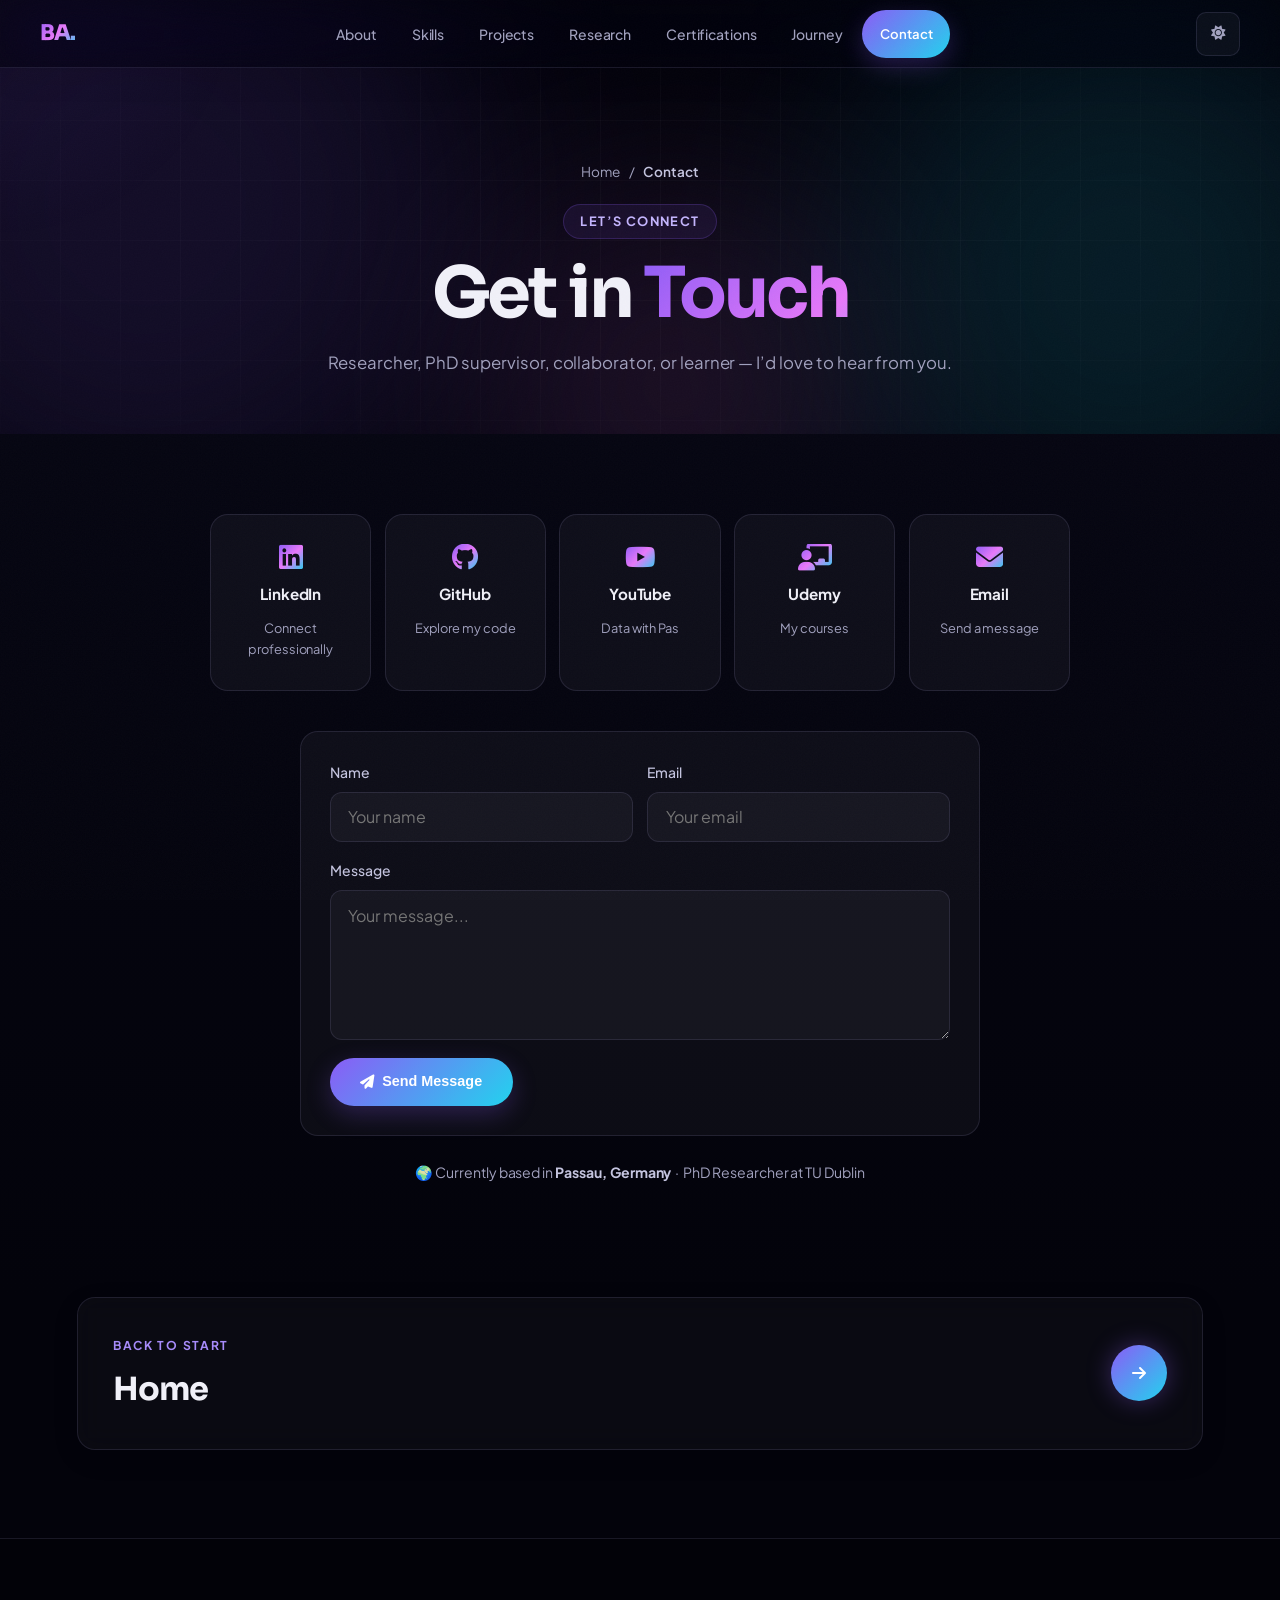
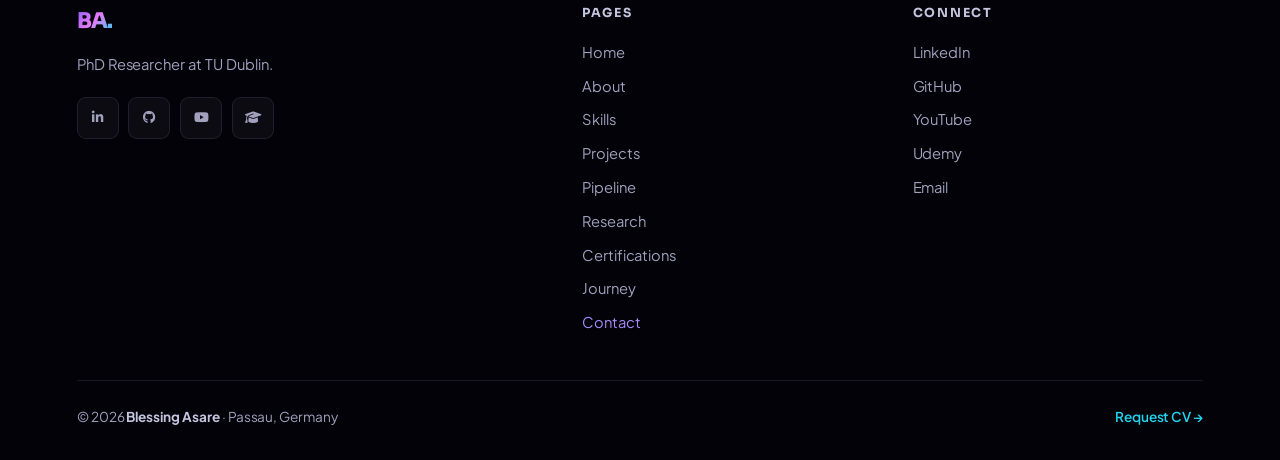
<file: contact.html>
<!DOCTYPE html>
<html lang="en">
<head>
    <meta charset="UTF-8">
    <meta name="viewport" content="width=device-width, initial-scale=1.0">
    <title>Get in Touch | Blessing Asare</title>
    <meta name="description" content="Researcher, PhD supervisor, collaborator, or learner — I’d love to hear from you.">
    <meta property="og:title" content="Get in Touch | Blessing Asare">
    <meta property="og:description" content="Researcher, PhD supervisor, collaborator, or learner — I’d love to hear from you.">
    <meta property="og:image" content="https://pasbless1.github.io/portfolio/assets/profile.jpg">
    <meta property="og:type" content="website">
    <meta name="twitter:card" content="summary_large_image">
    
    <link href="https://fonts.googleapis.com/css2?family=Sora:wght@400;500;600;700;800&family=Plus+Jakarta+Sans:ital,wght@0,400;0,500;0,600;0,700;0,800;1,400&family=Instrument+Serif:ital@0;1&display=swap" rel="stylesheet">
<link rel="stylesheet" href="https://cdn.jsdelivr.net/npm/@fortawesome/fontawesome-free@6.5.2/css/all.min.css" crossorigin="anonymous">
    <link rel="stylesheet" href="assets/style.css">
    <script>try{if(localStorage.getItem('theme')==='light')document.documentElement.setAttribute('data-theme','light')}catch(e){}</script>
<noscript><style>.reveal{opacity:1!important;transform:none!important}@media(max-width:760px){nav{position:relative;height:auto;min-height:64px;flex-wrap:wrap;padding-block:1rem}.nav-links{display:flex;position:static;flex-wrap:wrap;order:3;padding:.5rem 0;box-shadow:none}.nav-links li,.nav-links a{width:auto}.hamburger,.theme-toggle{display:none}}</style></noscript>
</head>
<body>

<a class="skip-link" href="#main-content">Skip to content</a>
<div id="progress-bar"></div>
<div id="cursor-glow"></div>

<nav id="navbar" aria-label="Primary navigation">
    <a href="index.html" class="nav-logo">BA.</a>
    <ul class="nav-links" id="nav-menu">
        <li><a href="about.html">About</a></li>
        <li><a href="skills.html">Skills</a></li>
        <li><a href="projects.html">Projects</a></li>
        <li><a href="research.html">Research</a></li>
        <li><a href="certifications.html">Certifications</a></li>
        <li><a href="journey.html">Journey</a></li>
        <li><a href="contact.html" aria-current="page" class="btn btn-grad nav-cta" style="padding:0.45rem 1.1rem;font-size:0.82rem;">Contact</a></li>
    </ul>
    <div style="display:flex;align-items:center;gap:0.5rem">
        <button class="theme-toggle" id="theme-btn" onclick="toggleTheme()" aria-label="Toggle light/dark mode"><i class="fas fa-sun" id="theme-icon"></i></button>
        <button class="hamburger" onclick="toggleMenu()" aria-label="Open navigation menu" aria-controls="nav-menu" aria-expanded="false"><i class="fas fa-bars" id="ham-icon"></i></button>
    </div>
</nav>

<main id="main-content">
<header class="page-hero">
    <div class="aurora"><div class="aurora-blob"></div><div class="aurora-blob"></div><div class="aurora-blob"></div></div>
    <div class="hero-grid-bg"></div>
    <div class="page-hero-inner">
        <div class="crumbs" role="navigation" aria-label="Breadcrumb"><a href="index.html">Home</a><span aria-hidden="true">/</span><span aria-current="page">Contact</span></div>
        <span class="section-eyebrow">Let&rsquo;s Connect</span>
        <h1 class="page-title">Get in <span class="grad">Touch</span></h1>
        <p class="page-desc">Researcher, PhD supervisor, collaborator, or learner &mdash; I&rsquo;d love to hear from you.</p>
    </div>
</header>

<section id="contact" class="page-body">
    <div class="container">
        <div class="contact-inner">
            <div class="contact-grid reveal">
                <a href="https://www.linkedin.com/in/blessing-asare" rel="noopener noreferrer" target="_blank" class="contact-btn">
                    <i class="fab fa-linkedin"></i><strong>LinkedIn</strong><span>Connect professionally</span>
                </a>
                <a href="https://github.com/PasBless1" target="_blank" class="contact-btn" rel="noopener noreferrer">
                    <i class="fab fa-github"></i><strong>GitHub</strong><span>Explore my code</span>
                </a>
                <a href="https://www.youtube.com/@DatawithPas" target="_blank" class="contact-btn" rel="noopener noreferrer">
                    <i class="fab fa-youtube"></i><strong>YouTube</strong><span>Data with Pas</span>
                </a>
                <a href="https://www.udemy.com/user/pas-bless/" target="_blank" class="contact-btn" rel="noopener noreferrer">
                    <i class="fas fa-chalkboard-teacher"></i><strong>Udemy</strong><span>My courses</span>
                </a>
                <a href="mailto:asareblessing8@gmail.com" class="contact-btn">
                    <i class="fas fa-envelope"></i><strong>Email</strong><span>Send a message</span>
                </a>
            </div>
            
            <form class="contact-form reveal" action="https://formspree.io/f/mqejlrzz" method="POST" id="contact-form">
                <div class="form-row">
                    <label class="form-field">Name<input type="text" name="name" autocomplete="name" placeholder="Your name" required class="form-input"></label>
                    <label class="form-field">Email<input type="email" name="email" autocomplete="email" placeholder="Your email" required class="form-input"></label>
                </div>
                <label class="form-field">Message<textarea name="message" placeholder="Your message..." required class="form-input form-textarea" rows="4"></textarea></label>
                <button type="submit" class="btn btn-grad" style="align-self:flex-start"><i class="fas fa-paper-plane"></i> Send Message</button>
                <div class="form-success" id="form-success" role="status" hidden>Message sent! I'll get back to you soon.</div>
<div class="form-error" id="form-error" role="alert" hidden>Your message could not be sent. Please try again or <a href="mailto:asareblessing8@gmail.com">email me directly</a>.</div>
            </form>
            <p class="contact-footer-note reveal">🌍 Currently based in <strong>Passau, Germany</strong> &nbsp;&middot;&nbsp; PhD Researcher at TU Dublin</p>
        </div>
    </div>
</section>

<div class="next-wrap">
    <a class="glass next-card reveal" href="index.html">
        <div><span class="next-label">Back to start</span><span class="next-title">Home</span></div>
        <span class="next-arrow" aria-hidden="true"><i class="fas fa-arrow-right"></i></span>
    </a>
</div>
</main>

<footer class="site-footer">
    <div class="footer-top">
        <div class="footer-brand">
            <a href="index.html" class="nav-logo">BA.</a>
            <p>PhD Researcher at TU Dublin.</p>
            <div class="footer-socials">
                <a href="https://www.linkedin.com/in/blessing-asare" target="_blank" class="footer-social-btn" title="LinkedIn" rel="noopener noreferrer" aria-label="LinkedIn"><i class="fab fa-linkedin-in"></i></a>
                <a href="https://github.com/PasBless1" target="_blank" class="footer-social-btn" title="GitHub" rel="noopener noreferrer" aria-label="GitHub"><i class="fab fa-github"></i></a>
                <a href="https://www.youtube.com/@DatawithPas" target="_blank" class="footer-social-btn" title="YouTube" rel="noopener noreferrer" aria-label="YouTube"><i class="fab fa-youtube"></i></a>
                <a href="https://www.udemy.com/user/pas-bless/" target="_blank" class="footer-social-btn" title="Udemy" rel="noopener noreferrer" aria-label="Udemy"><i class="fas fa-graduation-cap"></i></a>
            </div>
        </div>
        <div>
            <h4>Pages</h4>
            <ul>
                <li><a href="index.html">Home</a></li>
                <li><a href="about.html">About</a></li>
                <li><a href="skills.html">Skills</a></li>
                <li><a href="projects.html">Projects</a></li>
                <li><a href="pipeline.html">Pipeline</a></li>
                <li><a href="research.html">Research</a></li>
                <li><a href="certifications.html">Certifications</a></li>
                <li><a href="journey.html">Journey</a></li>
                <li><a href="contact.html" aria-current="page">Contact</a></li>
            </ul>
        </div>
        <div>
            <h4>Connect</h4>
            <ul>
                <li><a href="https://www.linkedin.com/in/blessing-asare" target="_blank" rel="noopener noreferrer">LinkedIn</a></li>
                <li><a href="https://github.com/PasBless1" target="_blank" rel="noopener noreferrer">GitHub</a></li>
                <li><a href="https://www.youtube.com/@DatawithPas" target="_blank" rel="noopener noreferrer">YouTube</a></li>
                <li><a href="https://www.udemy.com/user/pas-bless/" target="_blank" rel="noopener noreferrer">Udemy</a></li>
                <li><a href="mailto:asareblessing8@gmail.com">Email</a></li>
            </ul>
        </div>
    </div>
    <div class="footer-bottom">
        <span>&copy; 2026 <strong style="color:var(--text-soft)">Blessing Asare</strong> &middot; Passau, Germany</span>
        <a href="mailto:asareblessing8@gmail.com?subject=CV%20request">Request CV &rarr;</a>
    </div>
</footer>

<button class="to-top" id="to-top" type="button" aria-label="Back to top"><svg viewBox="0 0 50 50" aria-hidden="true"><circle cx="25" cy="25" r="23"/></svg><i class="fas fa-arrow-up" aria-hidden="true"></i></button>

<script src="assets/main.js"></script>
</body>
</html>
</file>
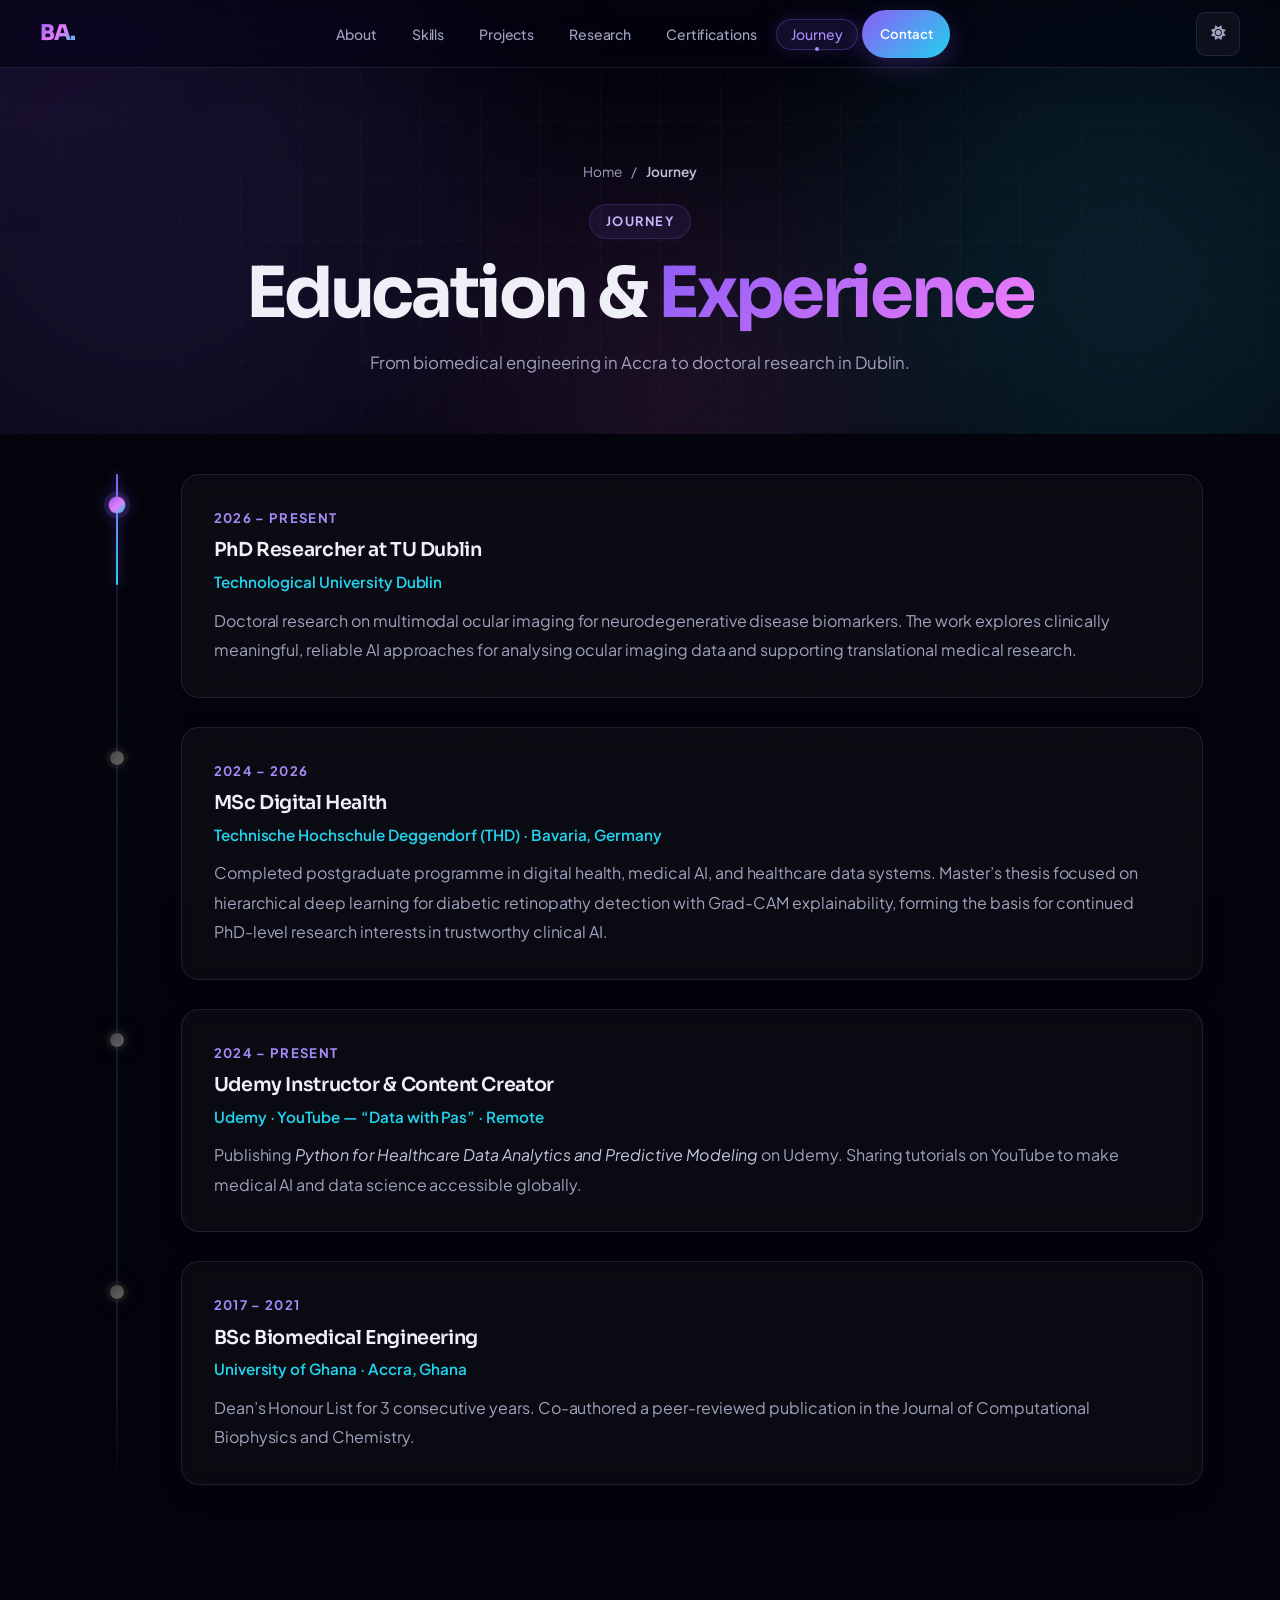
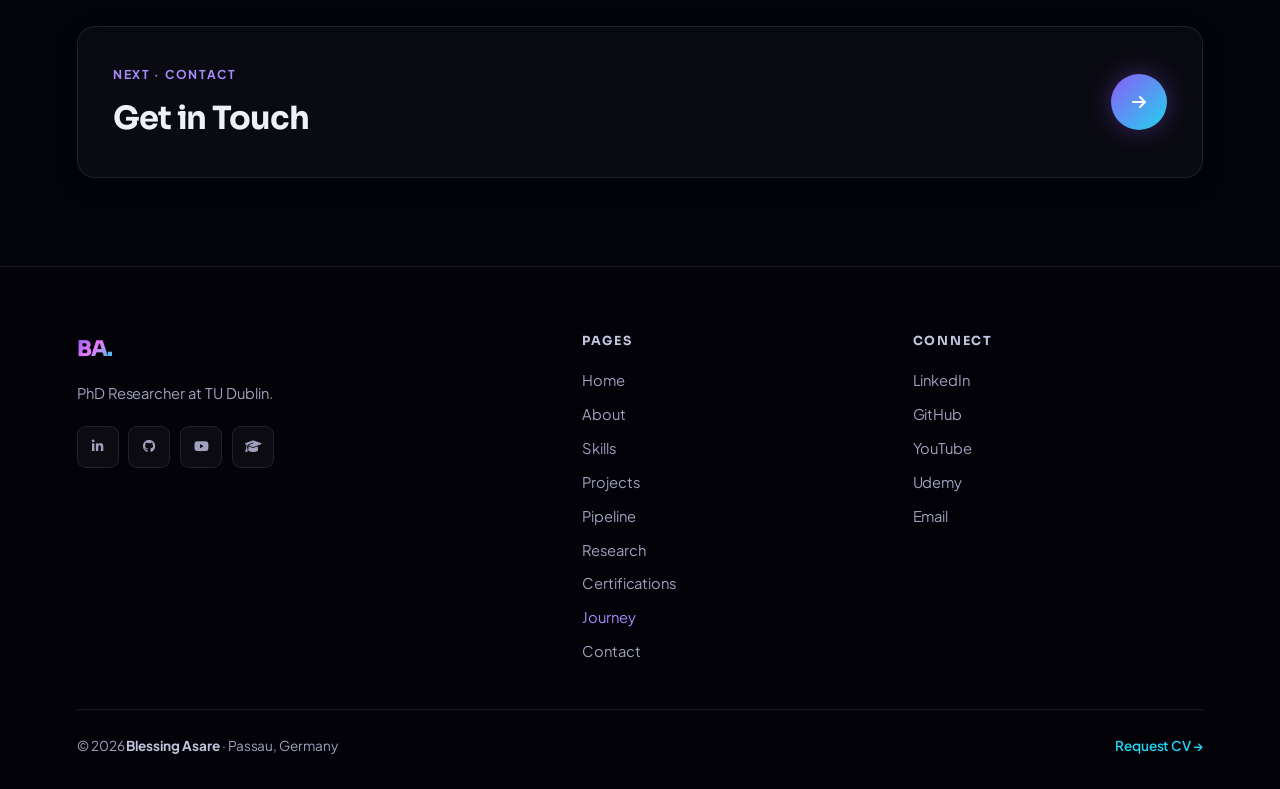
<file: journey.html>
<!DOCTYPE html>
<html lang="en">
<head>
    <meta charset="UTF-8">
    <meta name="viewport" content="width=device-width, initial-scale=1.0">
    <title>Education & Experience | Blessing Asare</title>
    <meta name="description" content="From biomedical engineering in Accra to doctoral research in Dublin.">
    <meta property="og:title" content="Education & Experience | Blessing Asare">
    <meta property="og:description" content="From biomedical engineering in Accra to doctoral research in Dublin.">
    <meta property="og:image" content="https://pasbless1.github.io/portfolio/assets/profile.jpg">
    <meta property="og:type" content="website">
    <meta name="twitter:card" content="summary_large_image">
    
    <link href="https://fonts.googleapis.com/css2?family=Sora:wght@400;500;600;700;800&family=Plus+Jakarta+Sans:ital,wght@0,400;0,500;0,600;0,700;0,800;1,400&family=Instrument+Serif:ital@0;1&display=swap" rel="stylesheet">
<link rel="stylesheet" href="https://cdn.jsdelivr.net/npm/@fortawesome/fontawesome-free@6.5.2/css/all.min.css" crossorigin="anonymous">
    <link rel="stylesheet" href="assets/style.css">
    <script>try{if(localStorage.getItem('theme')==='light')document.documentElement.setAttribute('data-theme','light')}catch(e){}</script>
<noscript><style>.reveal{opacity:1!important;transform:none!important}@media(max-width:760px){nav{position:relative;height:auto;min-height:64px;flex-wrap:wrap;padding-block:1rem}.nav-links{display:flex;position:static;flex-wrap:wrap;order:3;padding:.5rem 0;box-shadow:none}.nav-links li,.nav-links a{width:auto}.hamburger,.theme-toggle{display:none}}</style></noscript>
</head>
<body>

<a class="skip-link" href="#main-content">Skip to content</a>
<div id="progress-bar"></div>
<div id="cursor-glow"></div>

<nav id="navbar" aria-label="Primary navigation">
    <a href="index.html" class="nav-logo">BA.</a>
    <ul class="nav-links" id="nav-menu">
        <li><a href="about.html">About</a></li>
        <li><a href="skills.html">Skills</a></li>
        <li><a href="projects.html">Projects</a></li>
        <li><a href="research.html">Research</a></li>
        <li><a href="certifications.html">Certifications</a></li>
        <li><a href="journey.html" class="active" aria-current="page">Journey</a></li>
        <li><a href="contact.html" class="btn btn-grad nav-cta" style="padding:0.45rem 1.1rem;font-size:0.82rem;">Contact</a></li>
    </ul>
    <div style="display:flex;align-items:center;gap:0.5rem">
        <button class="theme-toggle" id="theme-btn" onclick="toggleTheme()" aria-label="Toggle light/dark mode"><i class="fas fa-sun" id="theme-icon"></i></button>
        <button class="hamburger" onclick="toggleMenu()" aria-label="Open navigation menu" aria-controls="nav-menu" aria-expanded="false"><i class="fas fa-bars" id="ham-icon"></i></button>
    </div>
</nav>

<main id="main-content">
<header class="page-hero">
    <div class="aurora"><div class="aurora-blob"></div><div class="aurora-blob"></div><div class="aurora-blob"></div></div>
    <div class="hero-grid-bg"></div>
    <div class="page-hero-inner">
        <div class="crumbs" role="navigation" aria-label="Breadcrumb"><a href="index.html">Home</a><span aria-hidden="true">/</span><span aria-current="page">Journey</span></div>
        <span class="section-eyebrow">Journey</span>
        <h1 class="page-title">Education &amp; <span class="grad">Experience</span></h1>
        <p class="page-desc">From biomedical engineering in Accra to doctoral research in Dublin.</p>
    </div>
</header>

<section id="experience" class="page-body">
    <div class="container">
        <div class="timeline">
            <div class="tl-item reveal">
                <div class="tl-left"><div class="tl-dot"></div></div>
                <div class="glass tl-card">
                    <div class="tl-period">2026 &ndash; Present</div>
                    <div class="tl-title">PhD Researcher at TU Dublin</div>
                    <div class="tl-org">Technological University Dublin</div>
                    <div class="tl-desc">Doctoral research on multimodal ocular imaging for neurodegenerative disease biomarkers. The work explores clinically meaningful, reliable AI approaches for analysing ocular imaging data and supporting translational medical research.</div>
                </div>
            </div>
            <div class="tl-item reveal">
                <div class="tl-left"><div class="tl-dot"></div></div>
                <div class="glass tl-card">
                    <div class="tl-period">2024 &ndash; 2026</div>
                    <div class="tl-title">MSc Digital Health</div>
                    <div class="tl-org">Technische Hochschule Deggendorf (THD) &middot; Bavaria, Germany</div>
                    <div class="tl-desc">Completed postgraduate programme in digital health, medical AI, and healthcare data systems. Master&rsquo;s thesis focused on hierarchical deep learning for diabetic retinopathy detection with Grad-CAM explainability, forming the basis for continued PhD-level research interests in trustworthy clinical AI.</div>
                </div>
            </div>
            <div class="tl-item reveal">
                <div class="tl-left"><div class="tl-dot"></div></div>
                <div class="glass tl-card">
                    <div class="tl-period">2024 &ndash; Present</div>
                    <div class="tl-title">Udemy Instructor &amp; Content Creator</div>
                    <div class="tl-org">Udemy &middot; YouTube &mdash; &ldquo;Data with Pas&rdquo; &middot; Remote</div>
                    <div class="tl-desc">Publishing <em>Python for Healthcare Data Analytics and Predictive Modeling</em> on Udemy. Sharing tutorials on YouTube to make medical AI and data science accessible globally.</div>
                </div>
            </div>
            <div class="tl-item reveal">
                <div class="tl-left"><div class="tl-dot"></div></div>
                <div class="glass tl-card">
                    <div class="tl-period">2017 &ndash; 2021</div>
                    <div class="tl-title">BSc Biomedical Engineering</div>
                    <div class="tl-org">University of Ghana &middot; Accra, Ghana</div>
                    <div class="tl-desc">Dean&rsquo;s Honour List for 3 consecutive years. Co-authored a peer-reviewed publication in the Journal of Computational Biophysics and Chemistry.</div>
                </div>
            </div>
        </div>
    </div>
</section>

<div class="next-wrap">
    <a class="glass next-card reveal" href="contact.html">
        <div><span class="next-label">Next &middot; Contact</span><span class="next-title">Get in Touch</span></div>
        <span class="next-arrow" aria-hidden="true"><i class="fas fa-arrow-right"></i></span>
    </a>
</div>
</main>

<footer class="site-footer">
    <div class="footer-top">
        <div class="footer-brand">
            <a href="index.html" class="nav-logo">BA.</a>
            <p>PhD Researcher at TU Dublin.</p>
            <div class="footer-socials">
                <a href="https://www.linkedin.com/in/blessing-asare" target="_blank" class="footer-social-btn" title="LinkedIn" rel="noopener noreferrer" aria-label="LinkedIn"><i class="fab fa-linkedin-in"></i></a>
                <a href="https://github.com/PasBless1" target="_blank" class="footer-social-btn" title="GitHub" rel="noopener noreferrer" aria-label="GitHub"><i class="fab fa-github"></i></a>
                <a href="https://www.youtube.com/@DatawithPas" target="_blank" class="footer-social-btn" title="YouTube" rel="noopener noreferrer" aria-label="YouTube"><i class="fab fa-youtube"></i></a>
                <a href="https://www.udemy.com/user/pas-bless/" target="_blank" class="footer-social-btn" title="Udemy" rel="noopener noreferrer" aria-label="Udemy"><i class="fas fa-graduation-cap"></i></a>
            </div>
        </div>
        <div>
            <h4>Pages</h4>
            <ul>
                <li><a href="index.html">Home</a></li>
                <li><a href="about.html">About</a></li>
                <li><a href="skills.html">Skills</a></li>
                <li><a href="projects.html">Projects</a></li>
                <li><a href="pipeline.html">Pipeline</a></li>
                <li><a href="research.html">Research</a></li>
                <li><a href="certifications.html">Certifications</a></li>
                <li><a href="journey.html" aria-current="page">Journey</a></li>
                <li><a href="contact.html">Contact</a></li>
            </ul>
        </div>
        <div>
            <h4>Connect</h4>
            <ul>
                <li><a href="https://www.linkedin.com/in/blessing-asare" target="_blank" rel="noopener noreferrer">LinkedIn</a></li>
                <li><a href="https://github.com/PasBless1" target="_blank" rel="noopener noreferrer">GitHub</a></li>
                <li><a href="https://www.youtube.com/@DatawithPas" target="_blank" rel="noopener noreferrer">YouTube</a></li>
                <li><a href="https://www.udemy.com/user/pas-bless/" target="_blank" rel="noopener noreferrer">Udemy</a></li>
                <li><a href="mailto:asareblessing8@gmail.com">Email</a></li>
            </ul>
        </div>
    </div>
    <div class="footer-bottom">
        <span>&copy; 2026 <strong style="color:var(--text-soft)">Blessing Asare</strong> &middot; Passau, Germany</span>
        <a href="mailto:asareblessing8@gmail.com?subject=CV%20request">Request CV &rarr;</a>
    </div>
</footer>

<button class="to-top" id="to-top" type="button" aria-label="Back to top"><svg viewBox="0 0 50 50" aria-hidden="true"><circle cx="25" cy="25" r="23"/></svg><i class="fas fa-arrow-up" aria-hidden="true"></i></button>

<script src="assets/main.js"></script>
</body>
</html>
</file>
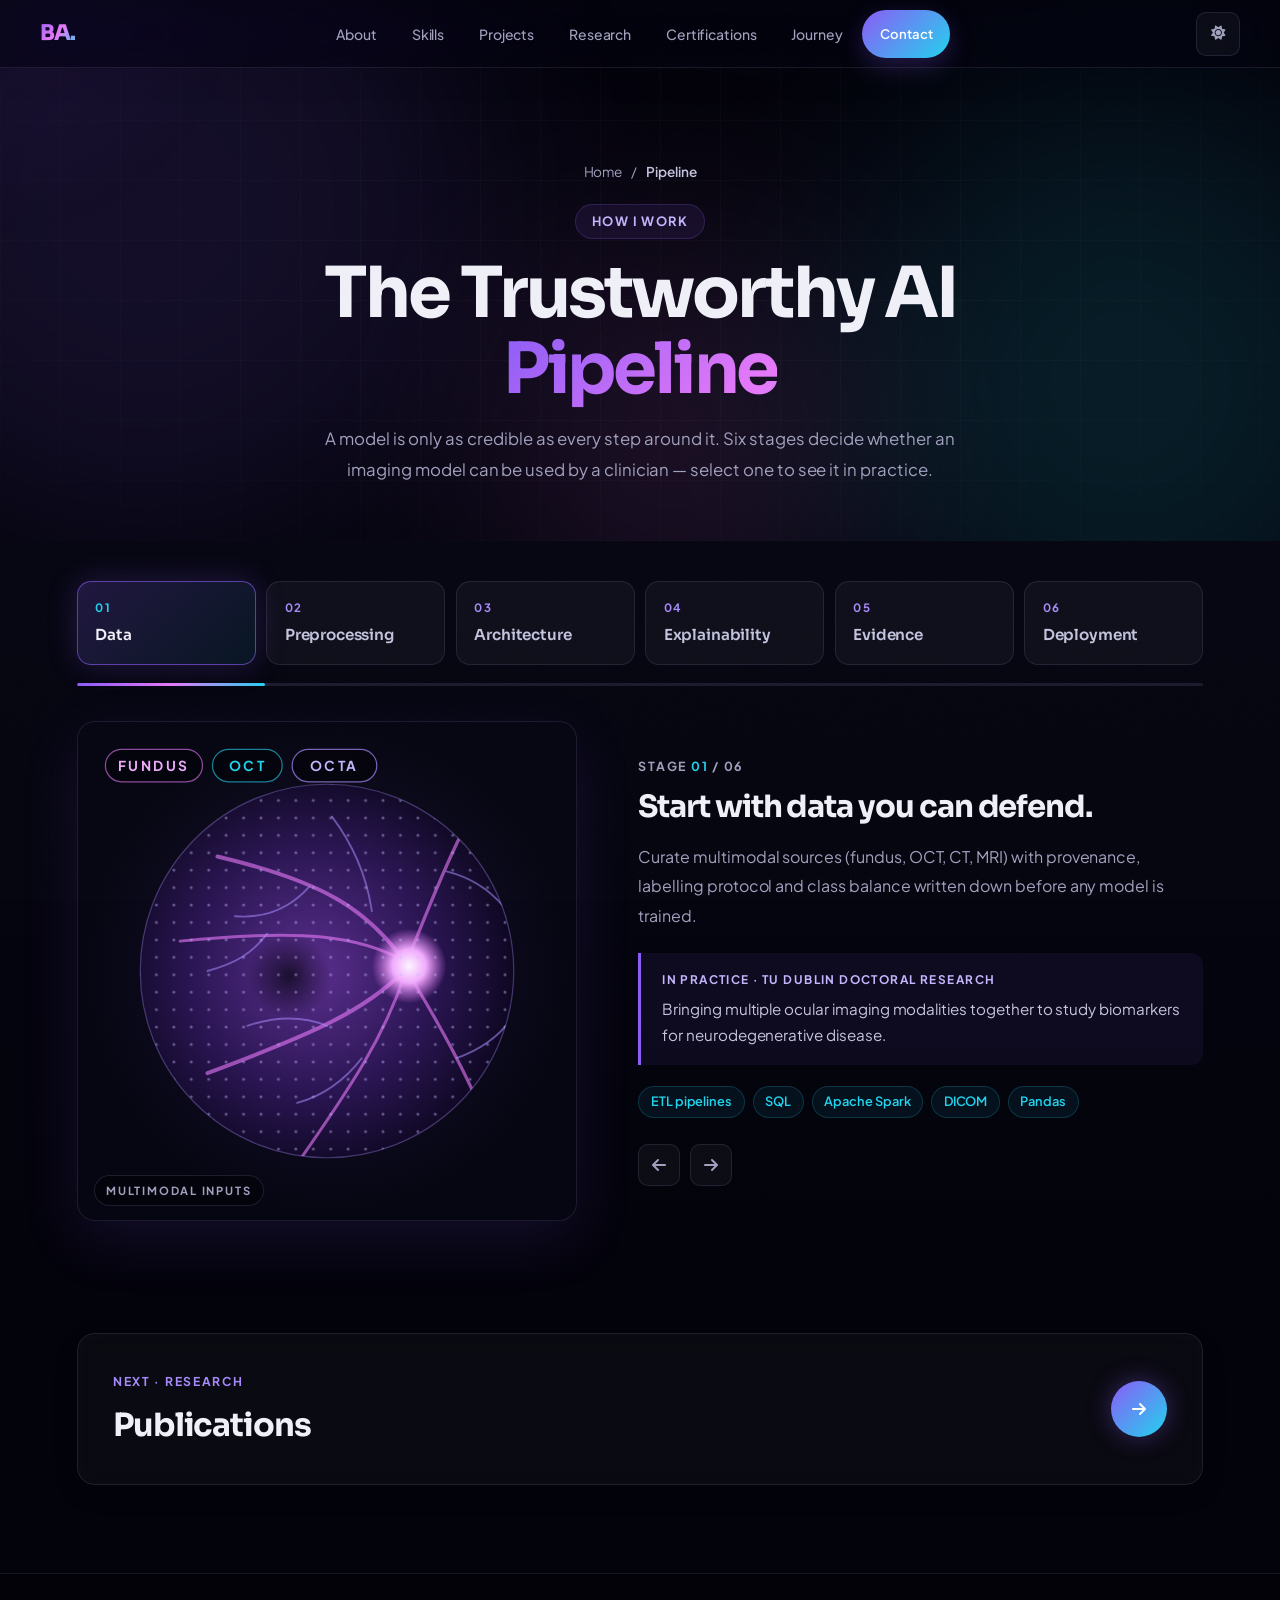
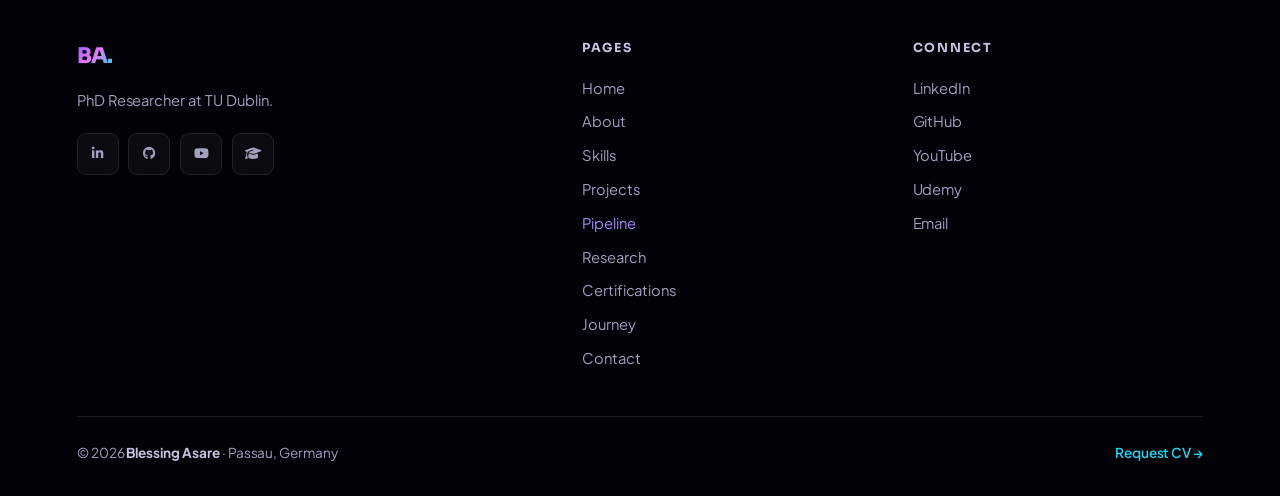
<file: pipeline.html>
<!DOCTYPE html>
<html lang="en">
<head>
    <meta charset="UTF-8">
    <meta name="viewport" content="width=device-width, initial-scale=1.0">
    <title>The Trustworthy AI Pipeline | Blessing Asare</title>
    <meta name="description" content="A model is only as credible as every step around it. Six stages decide whether an imaging model can be used by a clinician — select one to see it in practice.">
    <meta property="og:title" content="The Trustworthy AI Pipeline | Blessing Asare">
    <meta property="og:description" content="A model is only as credible as every step around it. Six stages decide whether an imaging model can be used by a clinician — select one to see it in practice.">
    <meta property="og:image" content="https://pasbless1.github.io/portfolio/assets/profile.jpg">
    <meta property="og:type" content="website">
    <meta name="twitter:card" content="summary_large_image">
    
    <link href="https://fonts.googleapis.com/css2?family=Sora:wght@400;500;600;700;800&family=Plus+Jakarta+Sans:ital,wght@0,400;0,500;0,600;0,700;0,800;1,400&family=Instrument+Serif:ital@0;1&display=swap" rel="stylesheet">
<link rel="stylesheet" href="https://cdn.jsdelivr.net/npm/@fortawesome/fontawesome-free@6.5.2/css/all.min.css" crossorigin="anonymous">
    <link rel="stylesheet" href="assets/style.css">
    <script>try{if(localStorage.getItem('theme')==='light')document.documentElement.setAttribute('data-theme','light')}catch(e){}</script>
<noscript><style>.reveal{opacity:1!important;transform:none!important}@media(max-width:760px){nav{position:relative;height:auto;min-height:64px;flex-wrap:wrap;padding-block:1rem}.nav-links{display:flex;position:static;flex-wrap:wrap;order:3;padding:.5rem 0;box-shadow:none}.nav-links li,.nav-links a{width:auto}.hamburger,.theme-toggle{display:none}}</style></noscript>
</head>
<body>

<a class="skip-link" href="#main-content">Skip to content</a>
<div id="progress-bar"></div>
<div id="cursor-glow"></div>

<nav id="navbar" aria-label="Primary navigation">
    <a href="index.html" class="nav-logo">BA.</a>
    <ul class="nav-links" id="nav-menu">
        <li><a href="about.html">About</a></li>
        <li><a href="skills.html">Skills</a></li>
        <li><a href="projects.html">Projects</a></li>
        <li><a href="research.html">Research</a></li>
        <li><a href="certifications.html">Certifications</a></li>
        <li><a href="journey.html">Journey</a></li>
        <li><a href="contact.html" class="btn btn-grad nav-cta" style="padding:0.45rem 1.1rem;font-size:0.82rem;">Contact</a></li>
    </ul>
    <div style="display:flex;align-items:center;gap:0.5rem">
        <button class="theme-toggle" id="theme-btn" onclick="toggleTheme()" aria-label="Toggle light/dark mode"><i class="fas fa-sun" id="theme-icon"></i></button>
        <button class="hamburger" onclick="toggleMenu()" aria-label="Open navigation menu" aria-controls="nav-menu" aria-expanded="false"><i class="fas fa-bars" id="ham-icon"></i></button>
    </div>
</nav>

<main id="main-content">
<header class="page-hero">
    <div class="aurora"><div class="aurora-blob"></div><div class="aurora-blob"></div><div class="aurora-blob"></div></div>
    <div class="hero-grid-bg"></div>
    <div class="page-hero-inner">
        <div class="crumbs" role="navigation" aria-label="Breadcrumb"><a href="index.html">Home</a><span aria-hidden="true">/</span><span aria-current="page">Pipeline</span></div>
        <span class="section-eyebrow">How I Work</span>
        <h1 class="page-title">The Trustworthy AI <span class="grad">Pipeline</span></h1>
        <p class="page-desc">A model is only as credible as every step around it. Six stages decide whether an imaging model can be used by a clinician &mdash; select one to see it in practice.</p>
    </div>
</header>

<section id="framework" class="page-body">
    <div class="container">
        <div class="pipe-rail reveal" role="tablist" aria-label="Pipeline stages">
            <button class="pipe-tab" type="button" role="tab" id="ptab-0" aria-controls="pipe-body"><span class="n">01</span><span class="t">Data</span></button>
            <button class="pipe-tab" type="button" role="tab" id="ptab-1" aria-controls="pipe-body"><span class="n">02</span><span class="t">Preprocessing</span></button>
            <button class="pipe-tab" type="button" role="tab" id="ptab-2" aria-controls="pipe-body"><span class="n">03</span><span class="t">Architecture</span></button>
            <button class="pipe-tab" type="button" role="tab" id="ptab-3" aria-controls="pipe-body"><span class="n">04</span><span class="t">Explainability</span></button>
            <button class="pipe-tab" type="button" role="tab" id="ptab-4" aria-controls="pipe-body"><span class="n">05</span><span class="t">Evidence</span></button>
            <button class="pipe-tab" type="button" role="tab" id="ptab-5" aria-controls="pipe-body"><span class="n">06</span><span class="t">Deployment</span></button>
        </div>
        <div class="pipe-track" aria-hidden="true"><div class="pipe-fill" id="pipe-fill"></div></div>
        <div class="pipe-stage">
            <div class="pipe-viz reveal" id="pipe-viz" data-stage="1" aria-hidden="true">
                <svg viewBox="0 0 400 400" xmlns="http://www.w3.org/2000/svg">
          <defs>
            <radialGradient id="fundus" cx="46%" cy="50%" r="55%"><stop offset="0" stop-color="#5b2f8f"/><stop offset=".6" stop-color="#2a1552"/><stop offset="1" stop-color="#0d0720"/></radialGradient>
            <radialGradient id="disc"><stop offset="0" stop-color="#fdf4ff"/><stop offset=".45" stop-color="#f0abfc"/><stop offset="1" stop-color="#e879f9" stop-opacity="0"/></radialGradient>
            <radialGradient id="macula"><stop offset="0" stop-color="#03030b" stop-opacity=".7"/><stop offset="1" stop-color="#03030b" stop-opacity="0"/></radialGradient>
            <radialGradient id="heat"><stop offset="0" stop-color="#fef08a" stop-opacity=".95"/><stop offset=".3" stop-color="#22d3ee" stop-opacity=".75"/><stop offset=".7" stop-color="#8b5cf6" stop-opacity=".35"/><stop offset="1" stop-color="#8b5cf6" stop-opacity="0"/></radialGradient>
            <linearGradient id="scanG" x1="0" y1="0" x2="0" y2="1"><stop offset="0" stop-color="#22d3ee" stop-opacity="0"/><stop offset=".9" stop-color="#22d3ee" stop-opacity=".35"/><stop offset="1" stop-color="#22d3ee" stop-opacity=".9"/></linearGradient>
            <pattern id="dots" width="14" height="14" patternUnits="userSpaceOnUse"><circle cx="7" cy="7" r="1.2" fill="#c4b5fd" fill-opacity=".45"/></pattern>
            <clipPath id="eye"><circle cx="200" cy="200" r="150"/></clipPath>
            <marker id="arw" viewBox="0 0 10 10" refX="9" refY="5" markerWidth="7" markerHeight="7" orient="auto-start-reverse"><path d="M0 0L10 5L0 10z" fill="#22d3ee"/></marker>
          </defs>

          <!-- base fundus -->
          <circle cx="200" cy="200" r="150" fill="url(#fundus)"/>
          <g clip-path="url(#eye)" fill="none" stroke-linecap="round">
            <g stroke="#e879f9" stroke-opacity=".6">
              <path d="M262 192C232 150 196 128 112 108" stroke-width="3.2"/>
              <path d="M262 192C226 172 182 166 82 176" stroke-width="2.4"/>
              <path d="M262 200C230 232 190 250 104 282" stroke-width="3.2"/>
              <path d="M262 204C246 252 220 292 178 352" stroke-width="2.4"/>
              <path d="M266 188C286 138 300 104 316 74" stroke-width="2.6"/>
              <path d="M268 206C292 246 312 282 330 326" stroke-width="2.6"/>
            </g>
            <g stroke="#a78bfa" stroke-opacity=".55" stroke-width="1.5">
              <path d="M186 132C170 150 150 158 126 156"/>
              <path d="M200 244C180 236 160 236 136 244"/>
              <path d="M228 270C214 288 198 300 176 306"/>
              <path d="M152 170C140 186 126 194 104 200"/>
              <path d="M296 120C320 126 338 140 350 160"/>
              <path d="M304 270C326 262 342 250 352 232"/>
              <path d="M236 152C232 124 222 100 204 76"/>
            </g>
          </g>
          <circle cx="170" cy="204" r="34" fill="url(#macula)"/>
          <circle cx="266" cy="196" r="30" fill="url(#disc)"/>
          <circle cx="200" cy="200" r="150" fill="none" stroke="#a78bfa" stroke-opacity=".35"/>

          <!-- 1 data: sampled grid + modality chips -->
          <g class="layer l1">
            <circle cx="200" cy="200" r="150" fill="url(#dots)"/>
            <g font-family="Plus Jakarta Sans,sans-serif" font-size="11" font-weight="700" letter-spacing="2">
              <rect x="22" y="22" width="78" height="26" rx="13" fill="#03030b" fill-opacity=".8" stroke="#e879f9" stroke-opacity=".6"/><text x="61" y="39" fill="#f0abfc" text-anchor="middle">FUNDUS</text>
              <rect x="108" y="22" width="56" height="26" rx="13" fill="#03030b" fill-opacity=".8" stroke="#22d3ee" stroke-opacity=".6"/><text x="136" y="39" fill="#22d3ee" text-anchor="middle">OCT</text>
              <rect x="172" y="22" width="68" height="26" rx="13" fill="#03030b" fill-opacity=".8" stroke="#a78bfa" stroke-opacity=".7"/><text x="206" y="39" fill="#c4b5fd" text-anchor="middle">OCTA</text>
            </g>
          </g>

          <!-- 2 preprocessing: crop brackets + scan -->
          <g class="layer l2" fill="none" stroke="#22d3ee" stroke-width="2.5" stroke-linecap="round">
            <path d="M50 86V50H86M314 50H350V86M350 314V350H314M86 350H50V314"/>
            <g clip-path="url(#eye)"><rect class="scanbar" x="50" y="20" width="300" height="36" fill="url(#scanG)" stroke="none"/></g>
          </g>

          <!-- 3 architecture: multi-scale patches -->
          <g class="layer l3" fill="none" stroke-linejoin="round">
            <rect x="150" y="184" width="40" height="40" stroke="#22d3ee" stroke-width="2"/>
            <rect x="120" y="154" width="100" height="100" stroke="#a78bfa" stroke-width="1.8" stroke-dasharray="6 5"/>
            <rect x="80" y="114" width="180" height="180" stroke="#e879f9" stroke-width="1.5" stroke-dasharray="3 6"/>
            <g font-family="Plus Jakarta Sans,sans-serif" font-size="11" font-weight="700" letter-spacing="2" stroke="none">
              <text x="196" y="178" fill="#22d3ee">×1</text><text x="226" y="150" fill="#c4b5fd">×2</text><text x="266" y="110" fill="#f0abfc">×4</text>
            </g>
          </g>

          <!-- 4 explainability: Grad-CAM heat -->
          <g class="layer l4" style="mix-blend-mode:screen">
            <circle cx="176" cy="206" r="64" fill="url(#heat)"/>
            <circle cx="238" cy="150" r="38" fill="url(#heat)" opacity=".8"/>
            <circle cx="140" cy="268" r="34" fill="url(#heat)" opacity=".7"/>
          </g>

          <!-- 5 evidence: causal DAG -->
          <g class="layer l5" font-family="Plus Jakarta Sans,sans-serif" font-weight="700">
            <rect x="34" y="300" width="332" height="78" rx="12" fill="#03030b" fill-opacity=".86" stroke="#a78bfa" stroke-opacity=".4"/>
            <g fill="none" stroke="#22d3ee" stroke-width="2">
              <path d="M104 330H170" marker-end="url(#arw)"/>
              <path d="M230 330H296" marker-end="url(#arw)"/>
              <path d="M90 316C140 280 260 280 310 316" stroke-dasharray="5 5" stroke="#e879f9" marker-end="url(#arw)"/>
            </g>
            <g text-anchor="middle">
              <circle cx="84" cy="330" r="18" fill="#1b1033" stroke="#e879f9"/><text x="84" y="335" fill="#f0f0f8" font-size="14">X</text>
              <circle cx="200" cy="330" r="18" fill="#1b1033" stroke="#22d3ee"/><text x="200" y="335" fill="#f0f0f8" font-size="14">M</text>
              <circle cx="316" cy="330" r="18" fill="#1b1033" stroke="#a78bfa"/><text x="316" y="335" fill="#f0f0f8" font-size="14">Y</text>
              <g font-size="9.5" letter-spacing="1.6" fill="#a1a1be"><text x="84" y="366">EXPOSURE</text><text x="200" y="366">MEDIATOR</text><text x="316" y="366">SEVERITY</text></g>
            </g>
          </g>

          <!-- 6 deployment: review flag + monitoring ring -->
          <g class="layer l6">
            <circle class="spin" cx="200" cy="200" r="168" fill="none" stroke="#22d3ee" stroke-opacity=".6" stroke-width="1.5" stroke-dasharray="2 10"/>
            <rect x="214" y="22" width="164" height="58" rx="10" fill="#03030b" fill-opacity=".88" stroke="#22c55e" stroke-opacity=".5"/>
            <circle cx="234" cy="51" r="5" fill="#22c55e"/>
            <g font-family="Plus Jakarta Sans,sans-serif"><text x="248" y="46" fill="#f0f0f8" font-size="12.5" font-weight="700">Refer for review</text><text x="248" y="64" fill="#a1a1be" font-size="10.5" font-weight="600" letter-spacing="1.2">VERSIONED · LOGGED</text></g>
          </g>
        </svg>
                <span class="viz-label" id="viz-label">Multimodal inputs</span>
            </div>
            <div class="reveal">
                <div class="pipe-body" id="pipe-body" role="tabpanel" aria-live="polite" aria-labelledby="ptab-0">
                    <p class="pipe-count">Stage <b id="st-n">01</b> / 06</p>
                    <h3 id="st-h">Start with data you can defend.</h3>
                    <p class="pipe-desc" id="st-d"></p>
                    <div class="pipe-practice"><small id="st-pk"></small><p id="st-p"></p></div>
                    <div class="pipe-tools tech-pills" id="st-t"></div>
                </div>
                <div class="pipe-nav">
                    <button class="icon-btn" type="button" id="st-prev" aria-label="Previous stage"><i class="fas fa-arrow-left" aria-hidden="true"></i></button>
                    <button class="icon-btn" type="button" id="st-next" aria-label="Next stage"><i class="fas fa-arrow-right" aria-hidden="true"></i></button>
                </div>
            </div>
        </div>
    </div>
</section>

<div class="next-wrap">
    <a class="glass next-card reveal" href="research.html">
        <div><span class="next-label">Next &middot; Research</span><span class="next-title">Publications</span></div>
        <span class="next-arrow" aria-hidden="true"><i class="fas fa-arrow-right"></i></span>
    </a>
</div>
</main>

<footer class="site-footer">
    <div class="footer-top">
        <div class="footer-brand">
            <a href="index.html" class="nav-logo">BA.</a>
            <p>PhD Researcher at TU Dublin.</p>
            <div class="footer-socials">
                <a href="https://www.linkedin.com/in/blessing-asare" target="_blank" class="footer-social-btn" title="LinkedIn" rel="noopener noreferrer" aria-label="LinkedIn"><i class="fab fa-linkedin-in"></i></a>
                <a href="https://github.com/PasBless1" target="_blank" class="footer-social-btn" title="GitHub" rel="noopener noreferrer" aria-label="GitHub"><i class="fab fa-github"></i></a>
                <a href="https://www.youtube.com/@DatawithPas" target="_blank" class="footer-social-btn" title="YouTube" rel="noopener noreferrer" aria-label="YouTube"><i class="fab fa-youtube"></i></a>
                <a href="https://www.udemy.com/user/pas-bless/" target="_blank" class="footer-social-btn" title="Udemy" rel="noopener noreferrer" aria-label="Udemy"><i class="fas fa-graduation-cap"></i></a>
            </div>
        </div>
        <div>
            <h4>Pages</h4>
            <ul>
                <li><a href="index.html">Home</a></li>
                <li><a href="about.html">About</a></li>
                <li><a href="skills.html">Skills</a></li>
                <li><a href="projects.html">Projects</a></li>
                <li><a href="pipeline.html" aria-current="page">Pipeline</a></li>
                <li><a href="research.html">Research</a></li>
                <li><a href="certifications.html">Certifications</a></li>
                <li><a href="journey.html">Journey</a></li>
                <li><a href="contact.html">Contact</a></li>
            </ul>
        </div>
        <div>
            <h4>Connect</h4>
            <ul>
                <li><a href="https://www.linkedin.com/in/blessing-asare" target="_blank" rel="noopener noreferrer">LinkedIn</a></li>
                <li><a href="https://github.com/PasBless1" target="_blank" rel="noopener noreferrer">GitHub</a></li>
                <li><a href="https://www.youtube.com/@DatawithPas" target="_blank" rel="noopener noreferrer">YouTube</a></li>
                <li><a href="https://www.udemy.com/user/pas-bless/" target="_blank" rel="noopener noreferrer">Udemy</a></li>
                <li><a href="mailto:asareblessing8@gmail.com">Email</a></li>
            </ul>
        </div>
    </div>
    <div class="footer-bottom">
        <span>&copy; 2026 <strong style="color:var(--text-soft)">Blessing Asare</strong> &middot; Passau, Germany</span>
        <a href="mailto:asareblessing8@gmail.com?subject=CV%20request">Request CV &rarr;</a>
    </div>
</footer>

<button class="to-top" id="to-top" type="button" aria-label="Back to top"><svg viewBox="0 0 50 50" aria-hidden="true"><circle cx="25" cy="25" r="23"/></svg><i class="fas fa-arrow-up" aria-hidden="true"></i></button>

<script src="assets/main.js"></script>
</body>
</html>
</file>
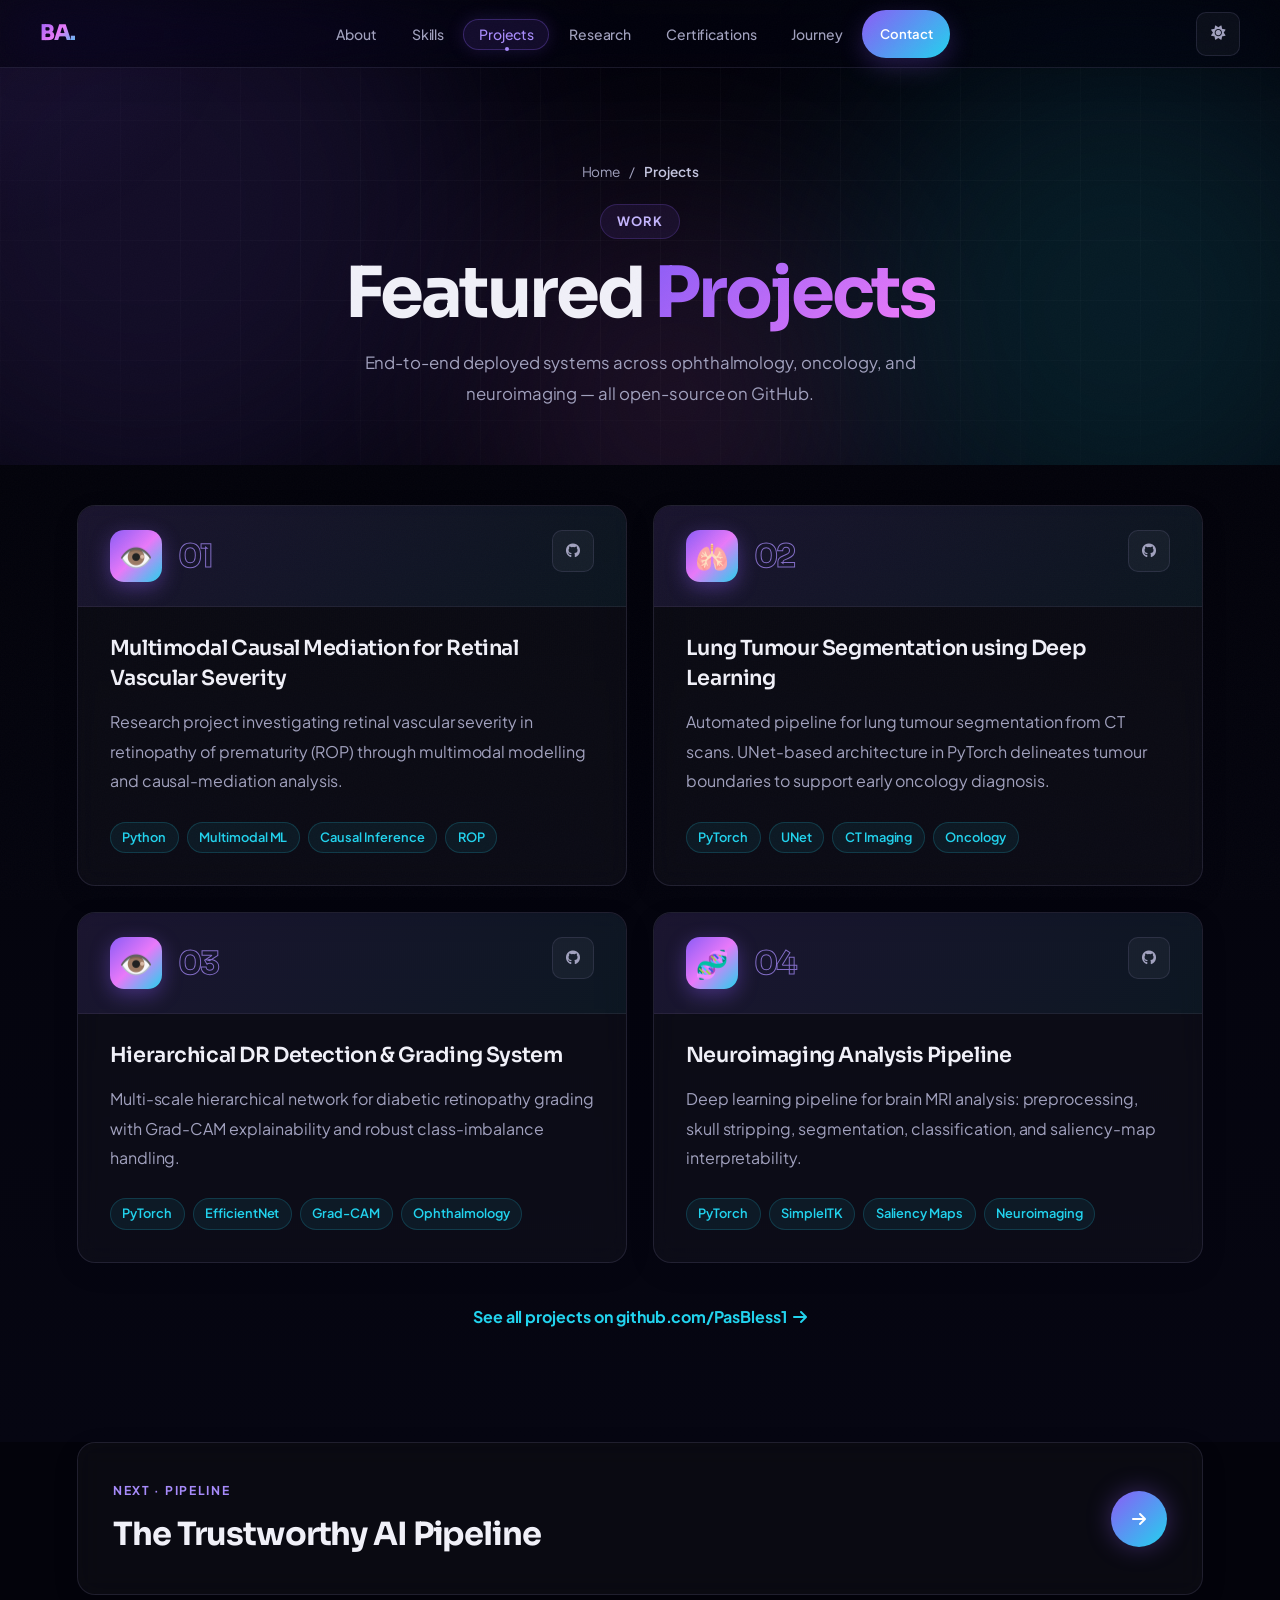
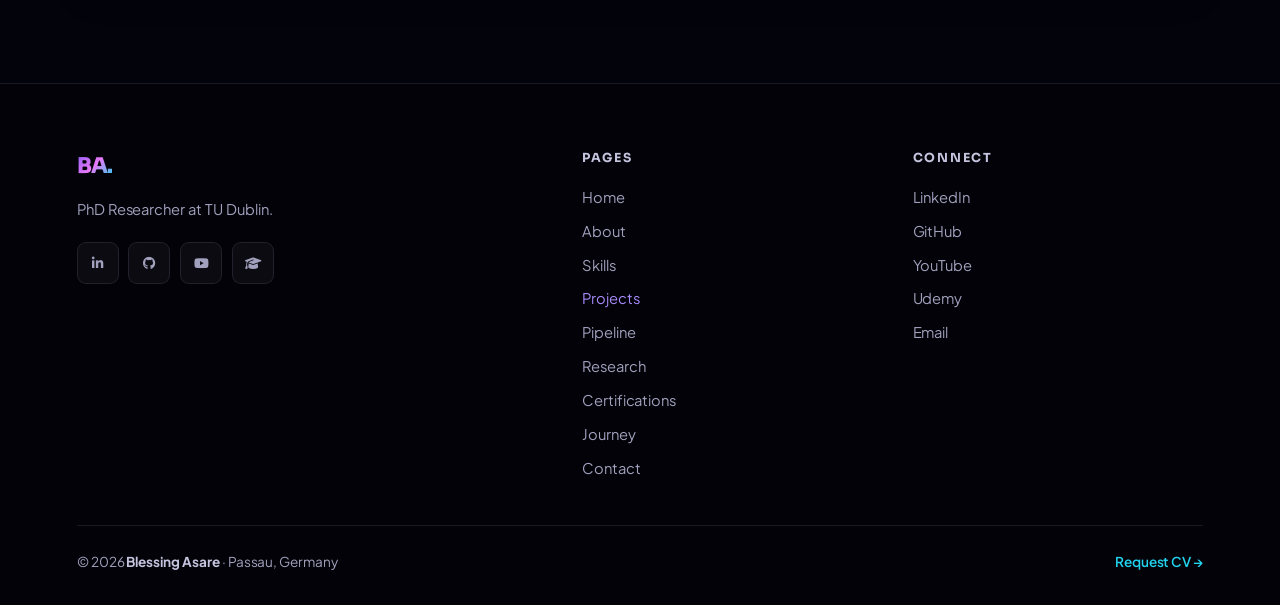
<file: projects.html>
<!DOCTYPE html>
<html lang="en">
<head>
    <meta charset="UTF-8">
    <meta name="viewport" content="width=device-width, initial-scale=1.0">
    <title>Featured Projects | Blessing Asare</title>
    <meta name="description" content="End-to-end deployed systems across ophthalmology, oncology, and neuroimaging — all open-source on GitHub.">
    <meta property="og:title" content="Featured Projects | Blessing Asare">
    <meta property="og:description" content="End-to-end deployed systems across ophthalmology, oncology, and neuroimaging — all open-source on GitHub.">
    <meta property="og:image" content="https://pasbless1.github.io/portfolio/assets/profile.jpg">
    <meta property="og:type" content="website">
    <meta name="twitter:card" content="summary_large_image">
    
    <link href="https://fonts.googleapis.com/css2?family=Sora:wght@400;500;600;700;800&family=Plus+Jakarta+Sans:ital,wght@0,400;0,500;0,600;0,700;0,800;1,400&family=Instrument+Serif:ital@0;1&display=swap" rel="stylesheet">
<link rel="stylesheet" href="https://cdn.jsdelivr.net/npm/@fortawesome/fontawesome-free@6.5.2/css/all.min.css" crossorigin="anonymous">
    <link rel="stylesheet" href="assets/style.css">
    <script>try{if(localStorage.getItem('theme')==='light')document.documentElement.setAttribute('data-theme','light')}catch(e){}</script>
<noscript><style>.reveal{opacity:1!important;transform:none!important}@media(max-width:760px){nav{position:relative;height:auto;min-height:64px;flex-wrap:wrap;padding-block:1rem}.nav-links{display:flex;position:static;flex-wrap:wrap;order:3;padding:.5rem 0;box-shadow:none}.nav-links li,.nav-links a{width:auto}.hamburger,.theme-toggle{display:none}}</style></noscript>
</head>
<body>

<a class="skip-link" href="#main-content">Skip to content</a>
<div id="progress-bar"></div>
<div id="cursor-glow"></div>

<nav id="navbar" aria-label="Primary navigation">
    <a href="index.html" class="nav-logo">BA.</a>
    <ul class="nav-links" id="nav-menu">
        <li><a href="about.html">About</a></li>
        <li><a href="skills.html">Skills</a></li>
        <li><a href="projects.html" class="active" aria-current="page">Projects</a></li>
        <li><a href="research.html">Research</a></li>
        <li><a href="certifications.html">Certifications</a></li>
        <li><a href="journey.html">Journey</a></li>
        <li><a href="contact.html" class="btn btn-grad nav-cta" style="padding:0.45rem 1.1rem;font-size:0.82rem;">Contact</a></li>
    </ul>
    <div style="display:flex;align-items:center;gap:0.5rem">
        <button class="theme-toggle" id="theme-btn" onclick="toggleTheme()" aria-label="Toggle light/dark mode"><i class="fas fa-sun" id="theme-icon"></i></button>
        <button class="hamburger" onclick="toggleMenu()" aria-label="Open navigation menu" aria-controls="nav-menu" aria-expanded="false"><i class="fas fa-bars" id="ham-icon"></i></button>
    </div>
</nav>

<main id="main-content">
<header class="page-hero">
    <div class="aurora"><div class="aurora-blob"></div><div class="aurora-blob"></div><div class="aurora-blob"></div></div>
    <div class="hero-grid-bg"></div>
    <div class="page-hero-inner">
        <div class="crumbs" role="navigation" aria-label="Breadcrumb"><a href="index.html">Home</a><span aria-hidden="true">/</span><span aria-current="page">Projects</span></div>
        <span class="section-eyebrow">Work</span>
        <h1 class="page-title">Featured <span class="grad">Projects</span></h1>
        <p class="page-desc">End-to-end deployed systems across ophthalmology, oncology, and neuroimaging &mdash; all open-source on GitHub.</p>
    </div>
</header>

<section id="projects" class="page-body">
    <div class="container">
        <div class="projects-grid">
            <div class="glass project-card reveal">
                <div class="project-top">
                    <div class="project-emoji-box">👁️</div>
                    <span class="project-num" aria-hidden="true">01</span>
                    <div class="project-actions">
                        <a href="https://github.com/PasBless1/multimodal-causal-mediation-retinal-vascular-severity-rop" target="_blank" rel="noopener noreferrer" class="icon-btn" title="View on GitHub" aria-label="View Multimodal Causal Mediation project on GitHub"><i class="fab fa-github"></i></a>
                    </div>
                </div>
                <h3>Multimodal Causal Mediation for Retinal Vascular Severity</h3>
                <p>Research project investigating retinal vascular severity in retinopathy of prematurity (ROP) through multimodal modelling and causal-mediation analysis.</p>
                <div class="tech-pills"><span class="tech-pill">Python</span><span class="tech-pill">Multimodal ML</span><span class="tech-pill">Causal Inference</span><span class="tech-pill">ROP</span></div>
            </div>
            <div class="glass project-card reveal">
                <div class="project-top">
                    <div class="project-emoji-box">🫁</div>
                    <span class="project-num" aria-hidden="true">02</span>
                    <div class="project-actions">
                        <a href="https://github.com/PasBless1/-Lung-Tumor-Segmentation-using-Deep-Learning" target="_blank" class="icon-btn" title="GitHub" rel="noopener noreferrer" aria-label="GitHub"><i class="fab fa-github"></i></a>
                    </div>
                </div>
                <h3>Lung Tumour Segmentation using Deep Learning</h3>
                <p>Automated pipeline for lung tumour segmentation from CT scans. UNet-based architecture in PyTorch delineates tumour boundaries to support early oncology diagnosis.</p>
                <div class="tech-pills"><span class="tech-pill">PyTorch</span><span class="tech-pill">UNet</span><span class="tech-pill">CT Imaging</span><span class="tech-pill">Oncology</span></div>
            </div>
            <div class="glass project-card reveal">
                <div class="project-top">
                    <div class="project-emoji-box">👁️</div>
                    <span class="project-num" aria-hidden="true">03</span>
                    <div class="project-actions">
                        <a href="https://github.com/PasBless1/Trained-Models-for-2-stage-DR-Detection-with-DL" target="_blank" class="icon-btn" title="GitHub" rel="noopener noreferrer" aria-label="GitHub"><i class="fab fa-github"></i></a>
                    </div>
                </div>
                <h3>Hierarchical DR Detection &amp; Grading System</h3>
                <p>Multi-scale hierarchical network for diabetic retinopathy grading with Grad-CAM explainability and robust class-imbalance handling.</p>
                <div class="tech-pills"><span class="tech-pill">PyTorch</span><span class="tech-pill">EfficientNet</span><span class="tech-pill">Grad-CAM</span><span class="tech-pill">Ophthalmology</span></div>
            </div>
            <div class="glass project-card reveal">
                <div class="project-top">
                    <div class="project-emoji-box">🧬</div>
                    <span class="project-num" aria-hidden="true">04</span>
                    <div class="project-actions">
                        <a href="https://github.com/PasBless1/Brain-MRI-Tumor-Detection-and-Segmentation-using-Deep-Learning" target="_blank" class="icon-btn" title="GitHub" rel="noopener noreferrer" aria-label="GitHub"><i class="fab fa-github"></i></a>
                    </div>
                </div>
                <h3>Neuroimaging Analysis Pipeline</h3>
                <p>Deep learning pipeline for brain MRI analysis: preprocessing, skull stripping, segmentation, classification, and saliency-map interpretability.</p>
                <div class="tech-pills"><span class="tech-pill">PyTorch</span><span class="tech-pill">SimpleITK</span><span class="tech-pill">Saliency Maps</span><span class="tech-pill">Neuroimaging</span></div>
            </div>
        </div>
        <div class="projects-more">
            <a href="https://github.com/PasBless1" target="_blank" rel="noopener noreferrer">See all projects on github.com/PasBless1 <i class="fas fa-arrow-right"></i></a>
        </div>
    </div>
</section>

<div class="next-wrap">
    <a class="glass next-card reveal" href="pipeline.html">
        <div><span class="next-label">Next &middot; Pipeline</span><span class="next-title">The Trustworthy AI Pipeline</span></div>
        <span class="next-arrow" aria-hidden="true"><i class="fas fa-arrow-right"></i></span>
    </a>
</div>
</main>

<footer class="site-footer">
    <div class="footer-top">
        <div class="footer-brand">
            <a href="index.html" class="nav-logo">BA.</a>
            <p>PhD Researcher at TU Dublin.</p>
            <div class="footer-socials">
                <a href="https://www.linkedin.com/in/blessing-asare" target="_blank" class="footer-social-btn" title="LinkedIn" rel="noopener noreferrer" aria-label="LinkedIn"><i class="fab fa-linkedin-in"></i></a>
                <a href="https://github.com/PasBless1" target="_blank" class="footer-social-btn" title="GitHub" rel="noopener noreferrer" aria-label="GitHub"><i class="fab fa-github"></i></a>
                <a href="https://www.youtube.com/@DatawithPas" target="_blank" class="footer-social-btn" title="YouTube" rel="noopener noreferrer" aria-label="YouTube"><i class="fab fa-youtube"></i></a>
                <a href="https://www.udemy.com/user/pas-bless/" target="_blank" class="footer-social-btn" title="Udemy" rel="noopener noreferrer" aria-label="Udemy"><i class="fas fa-graduation-cap"></i></a>
            </div>
        </div>
        <div>
            <h4>Pages</h4>
            <ul>
                <li><a href="index.html">Home</a></li>
                <li><a href="about.html">About</a></li>
                <li><a href="skills.html">Skills</a></li>
                <li><a href="projects.html" aria-current="page">Projects</a></li>
                <li><a href="pipeline.html">Pipeline</a></li>
                <li><a href="research.html">Research</a></li>
                <li><a href="certifications.html">Certifications</a></li>
                <li><a href="journey.html">Journey</a></li>
                <li><a href="contact.html">Contact</a></li>
            </ul>
        </div>
        <div>
            <h4>Connect</h4>
            <ul>
                <li><a href="https://www.linkedin.com/in/blessing-asare" target="_blank" rel="noopener noreferrer">LinkedIn</a></li>
                <li><a href="https://github.com/PasBless1" target="_blank" rel="noopener noreferrer">GitHub</a></li>
                <li><a href="https://www.youtube.com/@DatawithPas" target="_blank" rel="noopener noreferrer">YouTube</a></li>
                <li><a href="https://www.udemy.com/user/pas-bless/" target="_blank" rel="noopener noreferrer">Udemy</a></li>
                <li><a href="mailto:asareblessing8@gmail.com">Email</a></li>
            </ul>
        </div>
    </div>
    <div class="footer-bottom">
        <span>&copy; 2026 <strong style="color:var(--text-soft)">Blessing Asare</strong> &middot; Passau, Germany</span>
        <a href="mailto:asareblessing8@gmail.com?subject=CV%20request">Request CV &rarr;</a>
    </div>
</footer>

<button class="to-top" id="to-top" type="button" aria-label="Back to top"><svg viewBox="0 0 50 50" aria-hidden="true"><circle cx="25" cy="25" r="23"/></svg><i class="fas fa-arrow-up" aria-hidden="true"></i></button>

<script src="assets/main.js"></script>
</body>
</html>
</file>
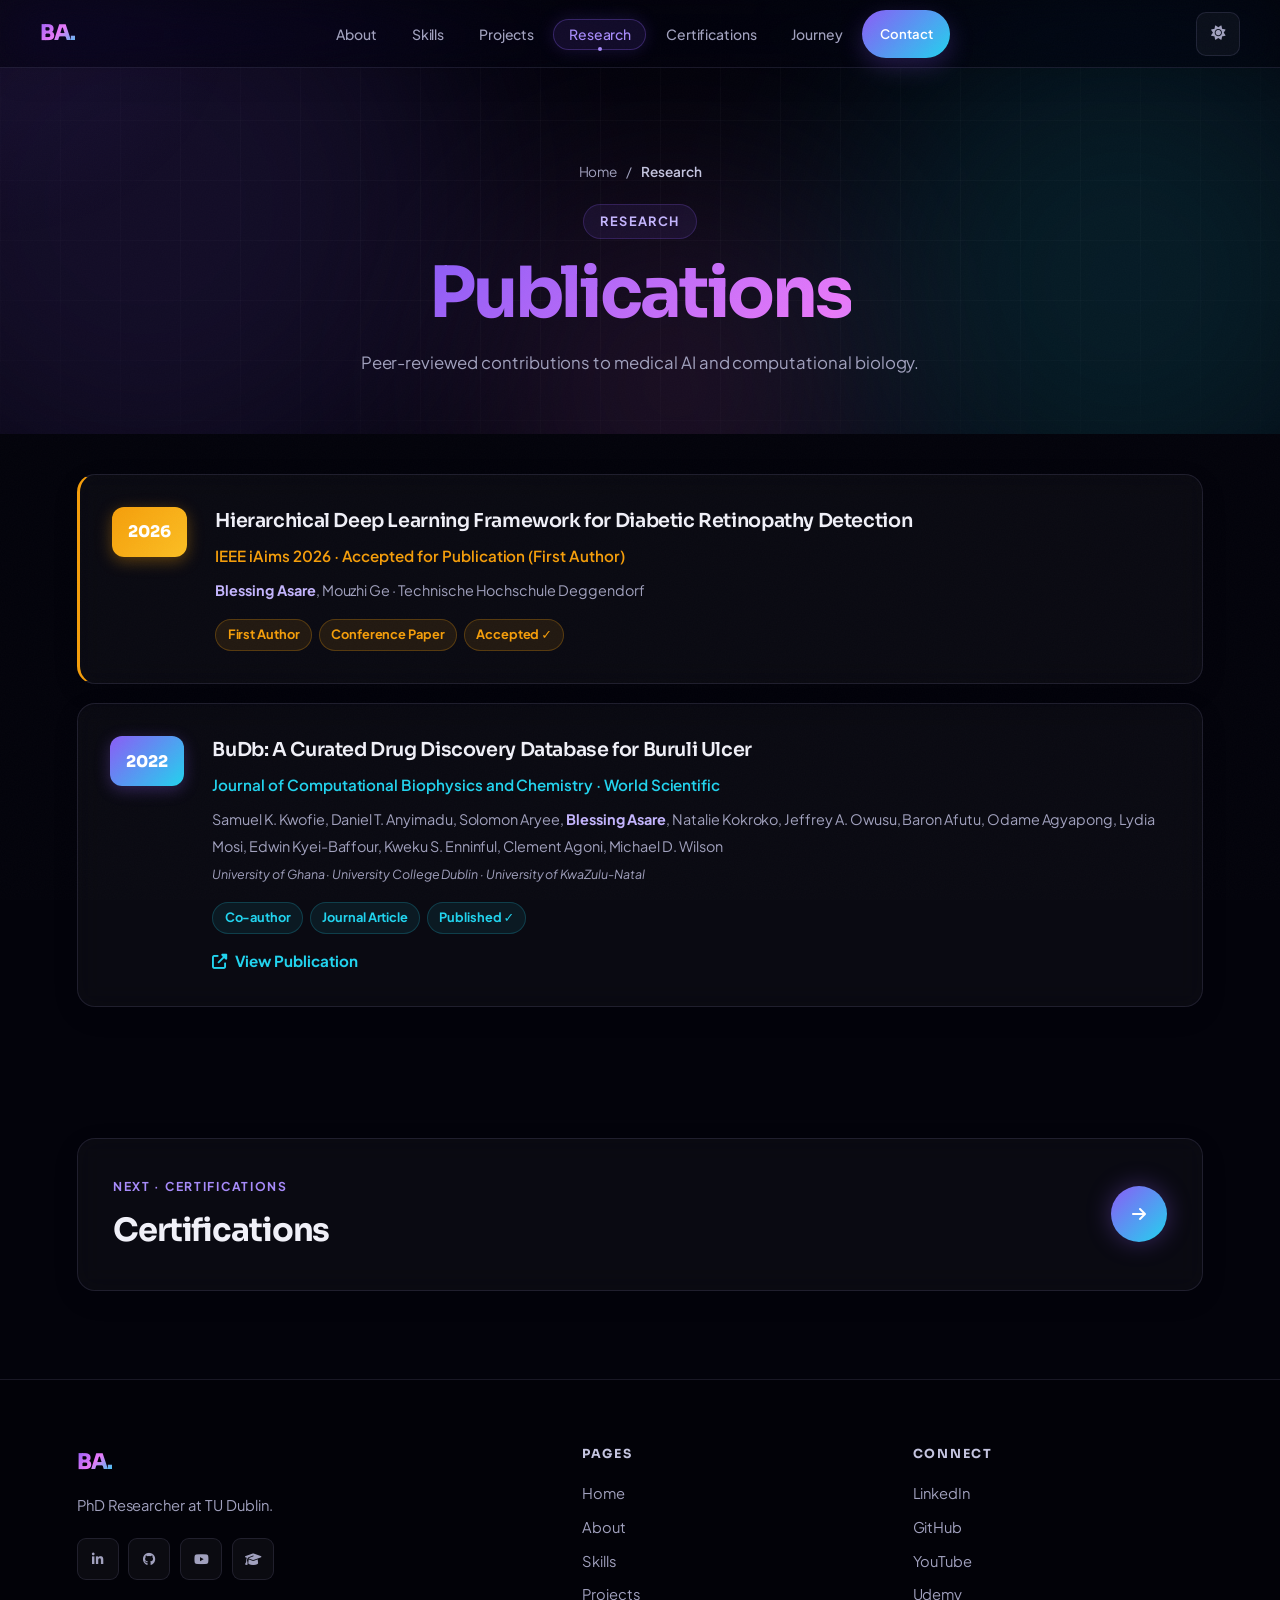
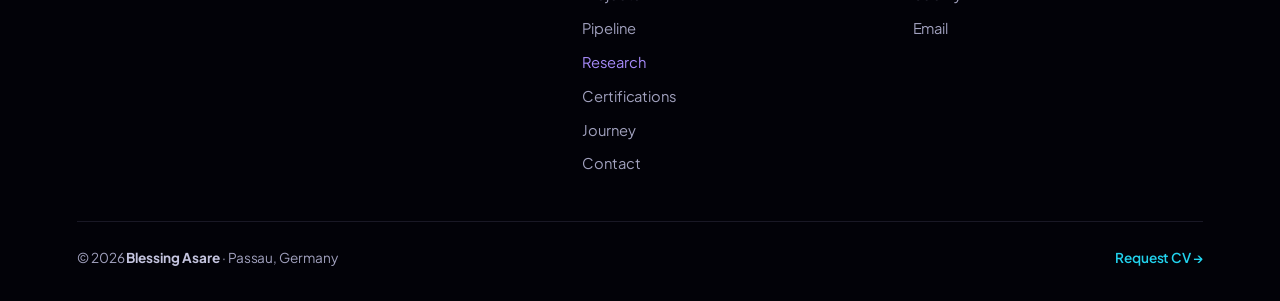
<file: research.html>
<!DOCTYPE html>
<html lang="en">
<head>
    <meta charset="UTF-8">
    <meta name="viewport" content="width=device-width, initial-scale=1.0">
    <title>Publications | Blessing Asare</title>
    <meta name="description" content="Peer-reviewed contributions to medical AI and computational biology.">
    <meta property="og:title" content="Publications | Blessing Asare">
    <meta property="og:description" content="Peer-reviewed contributions to medical AI and computational biology.">
    <meta property="og:image" content="https://pasbless1.github.io/portfolio/assets/profile.jpg">
    <meta property="og:type" content="website">
    <meta name="twitter:card" content="summary_large_image">
    
    <link href="https://fonts.googleapis.com/css2?family=Sora:wght@400;500;600;700;800&family=Plus+Jakarta+Sans:ital,wght@0,400;0,500;0,600;0,700;0,800;1,400&family=Instrument+Serif:ital@0;1&display=swap" rel="stylesheet">
<link rel="stylesheet" href="https://cdn.jsdelivr.net/npm/@fortawesome/fontawesome-free@6.5.2/css/all.min.css" crossorigin="anonymous">
    <link rel="stylesheet" href="assets/style.css">
    <script>try{if(localStorage.getItem('theme')==='light')document.documentElement.setAttribute('data-theme','light')}catch(e){}</script>
<noscript><style>.reveal{opacity:1!important;transform:none!important}@media(max-width:760px){nav{position:relative;height:auto;min-height:64px;flex-wrap:wrap;padding-block:1rem}.nav-links{display:flex;position:static;flex-wrap:wrap;order:3;padding:.5rem 0;box-shadow:none}.nav-links li,.nav-links a{width:auto}.hamburger,.theme-toggle{display:none}}</style></noscript>
</head>
<body>

<a class="skip-link" href="#main-content">Skip to content</a>
<div id="progress-bar"></div>
<div id="cursor-glow"></div>

<nav id="navbar" aria-label="Primary navigation">
    <a href="index.html" class="nav-logo">BA.</a>
    <ul class="nav-links" id="nav-menu">
        <li><a href="about.html">About</a></li>
        <li><a href="skills.html">Skills</a></li>
        <li><a href="projects.html">Projects</a></li>
        <li><a href="research.html" class="active" aria-current="page">Research</a></li>
        <li><a href="certifications.html">Certifications</a></li>
        <li><a href="journey.html">Journey</a></li>
        <li><a href="contact.html" class="btn btn-grad nav-cta" style="padding:0.45rem 1.1rem;font-size:0.82rem;">Contact</a></li>
    </ul>
    <div style="display:flex;align-items:center;gap:0.5rem">
        <button class="theme-toggle" id="theme-btn" onclick="toggleTheme()" aria-label="Toggle light/dark mode"><i class="fas fa-sun" id="theme-icon"></i></button>
        <button class="hamburger" onclick="toggleMenu()" aria-label="Open navigation menu" aria-controls="nav-menu" aria-expanded="false"><i class="fas fa-bars" id="ham-icon"></i></button>
    </div>
</nav>

<main id="main-content">
<header class="page-hero">
    <div class="aurora"><div class="aurora-blob"></div><div class="aurora-blob"></div><div class="aurora-blob"></div></div>
    <div class="hero-grid-bg"></div>
    <div class="page-hero-inner">
        <div class="crumbs" role="navigation" aria-label="Breadcrumb"><a href="index.html">Home</a><span aria-hidden="true">/</span><span aria-current="page">Research</span></div>
        <span class="section-eyebrow">Research</span>
        <h1 class="page-title"><span class="grad">Publications</span></h1>
        <p class="page-desc">Peer-reviewed contributions to medical AI and computational biology.</p>
    </div>
</header>

<section id="publications" class="page-body">
    <div class="container">

        <div class="glass pub-card pub-accepted reveal">
            <div class="pub-year-pill" style="background:linear-gradient(135deg,#f59e0b,#fbbf24);box-shadow:0 4px 16px rgba(245,158,11,0.35)">2026</div>
            <div>
                <div class="pub-title">Hierarchical Deep Learning Framework for Diabetic Retinopathy Detection</div>
                <div class="pub-venue" style="color:var(--amber)">IEEE iAims 2026 &middot; Accepted for Publication (First Author)</div>
                <div class="pub-authors"><strong>Blessing Asare</strong>, Mouzhi Ge &middot; Technische Hochschule Deggendorf</div>
                <span class="pill pill-amber">First Author</span><span class="pill pill-amber">Conference Paper</span><span class="pill pill-amber">Accepted ✓</span>
            </div>
        </div>

        <div class="glass pub-card reveal">
            <div class="pub-year-pill">2022</div>
            <div>
                <div class="pub-title">BuDb: A Curated Drug Discovery Database for Buruli Ulcer</div>
                <div class="pub-venue">Journal of Computational Biophysics and Chemistry &middot; World Scientific</div>
                <div class="pub-authors">Samuel K. Kwofie, Daniel T. Anyimadu, Solomon Aryee, <strong>Blessing Asare</strong>, Natalie Kokroko, Jeffrey A. Owusu, Baron Afutu, Odame Agyapong, Lydia Mosi, Edwin Kyei-Baffour, Kweku S. Enninful, Clement Agoni, Michael D. Wilson<br>
                    <em style="font-size:.78rem">University of Ghana &middot; University College Dublin &middot; University of KwaZulu-Natal</em>
                </div>
                <span class="pill pill-cyan">Co-author</span><span class="pill pill-cyan">Journal Article</span><span class="pill pill-cyan">Published ✓</span><br>
                <a href="https://www.worldscientific.com/doi/10.1142/S2737416523500011" target="_blank" class="pub-link" rel="noopener noreferrer"><i class="fas fa-external-link-alt"></i> View Publication</a>
            </div>
        </div>
    </div>
</section>

<div class="next-wrap">
    <a class="glass next-card reveal" href="certifications.html">
        <div><span class="next-label">Next &middot; Certifications</span><span class="next-title">Certifications</span></div>
        <span class="next-arrow" aria-hidden="true"><i class="fas fa-arrow-right"></i></span>
    </a>
</div>
</main>

<footer class="site-footer">
    <div class="footer-top">
        <div class="footer-brand">
            <a href="index.html" class="nav-logo">BA.</a>
            <p>PhD Researcher at TU Dublin.</p>
            <div class="footer-socials">
                <a href="https://www.linkedin.com/in/blessing-asare" target="_blank" class="footer-social-btn" title="LinkedIn" rel="noopener noreferrer" aria-label="LinkedIn"><i class="fab fa-linkedin-in"></i></a>
                <a href="https://github.com/PasBless1" target="_blank" class="footer-social-btn" title="GitHub" rel="noopener noreferrer" aria-label="GitHub"><i class="fab fa-github"></i></a>
                <a href="https://www.youtube.com/@DatawithPas" target="_blank" class="footer-social-btn" title="YouTube" rel="noopener noreferrer" aria-label="YouTube"><i class="fab fa-youtube"></i></a>
                <a href="https://www.udemy.com/user/pas-bless/" target="_blank" class="footer-social-btn" title="Udemy" rel="noopener noreferrer" aria-label="Udemy"><i class="fas fa-graduation-cap"></i></a>
            </div>
        </div>
        <div>
            <h4>Pages</h4>
            <ul>
                <li><a href="index.html">Home</a></li>
                <li><a href="about.html">About</a></li>
                <li><a href="skills.html">Skills</a></li>
                <li><a href="projects.html">Projects</a></li>
                <li><a href="pipeline.html">Pipeline</a></li>
                <li><a href="research.html" aria-current="page">Research</a></li>
                <li><a href="certifications.html">Certifications</a></li>
                <li><a href="journey.html">Journey</a></li>
                <li><a href="contact.html">Contact</a></li>
            </ul>
        </div>
        <div>
            <h4>Connect</h4>
            <ul>
                <li><a href="https://www.linkedin.com/in/blessing-asare" target="_blank" rel="noopener noreferrer">LinkedIn</a></li>
                <li><a href="https://github.com/PasBless1" target="_blank" rel="noopener noreferrer">GitHub</a></li>
                <li><a href="https://www.youtube.com/@DatawithPas" target="_blank" rel="noopener noreferrer">YouTube</a></li>
                <li><a href="https://www.udemy.com/user/pas-bless/" target="_blank" rel="noopener noreferrer">Udemy</a></li>
                <li><a href="mailto:asareblessing8@gmail.com">Email</a></li>
            </ul>
        </div>
    </div>
    <div class="footer-bottom">
        <span>&copy; 2026 <strong style="color:var(--text-soft)">Blessing Asare</strong> &middot; Passau, Germany</span>
        <a href="mailto:asareblessing8@gmail.com?subject=CV%20request">Request CV &rarr;</a>
    </div>
</footer>

<button class="to-top" id="to-top" type="button" aria-label="Back to top"><svg viewBox="0 0 50 50" aria-hidden="true"><circle cx="25" cy="25" r="23"/></svg><i class="fas fa-arrow-up" aria-hidden="true"></i></button>

<script src="assets/main.js"></script>
</body>
</html>
</file>
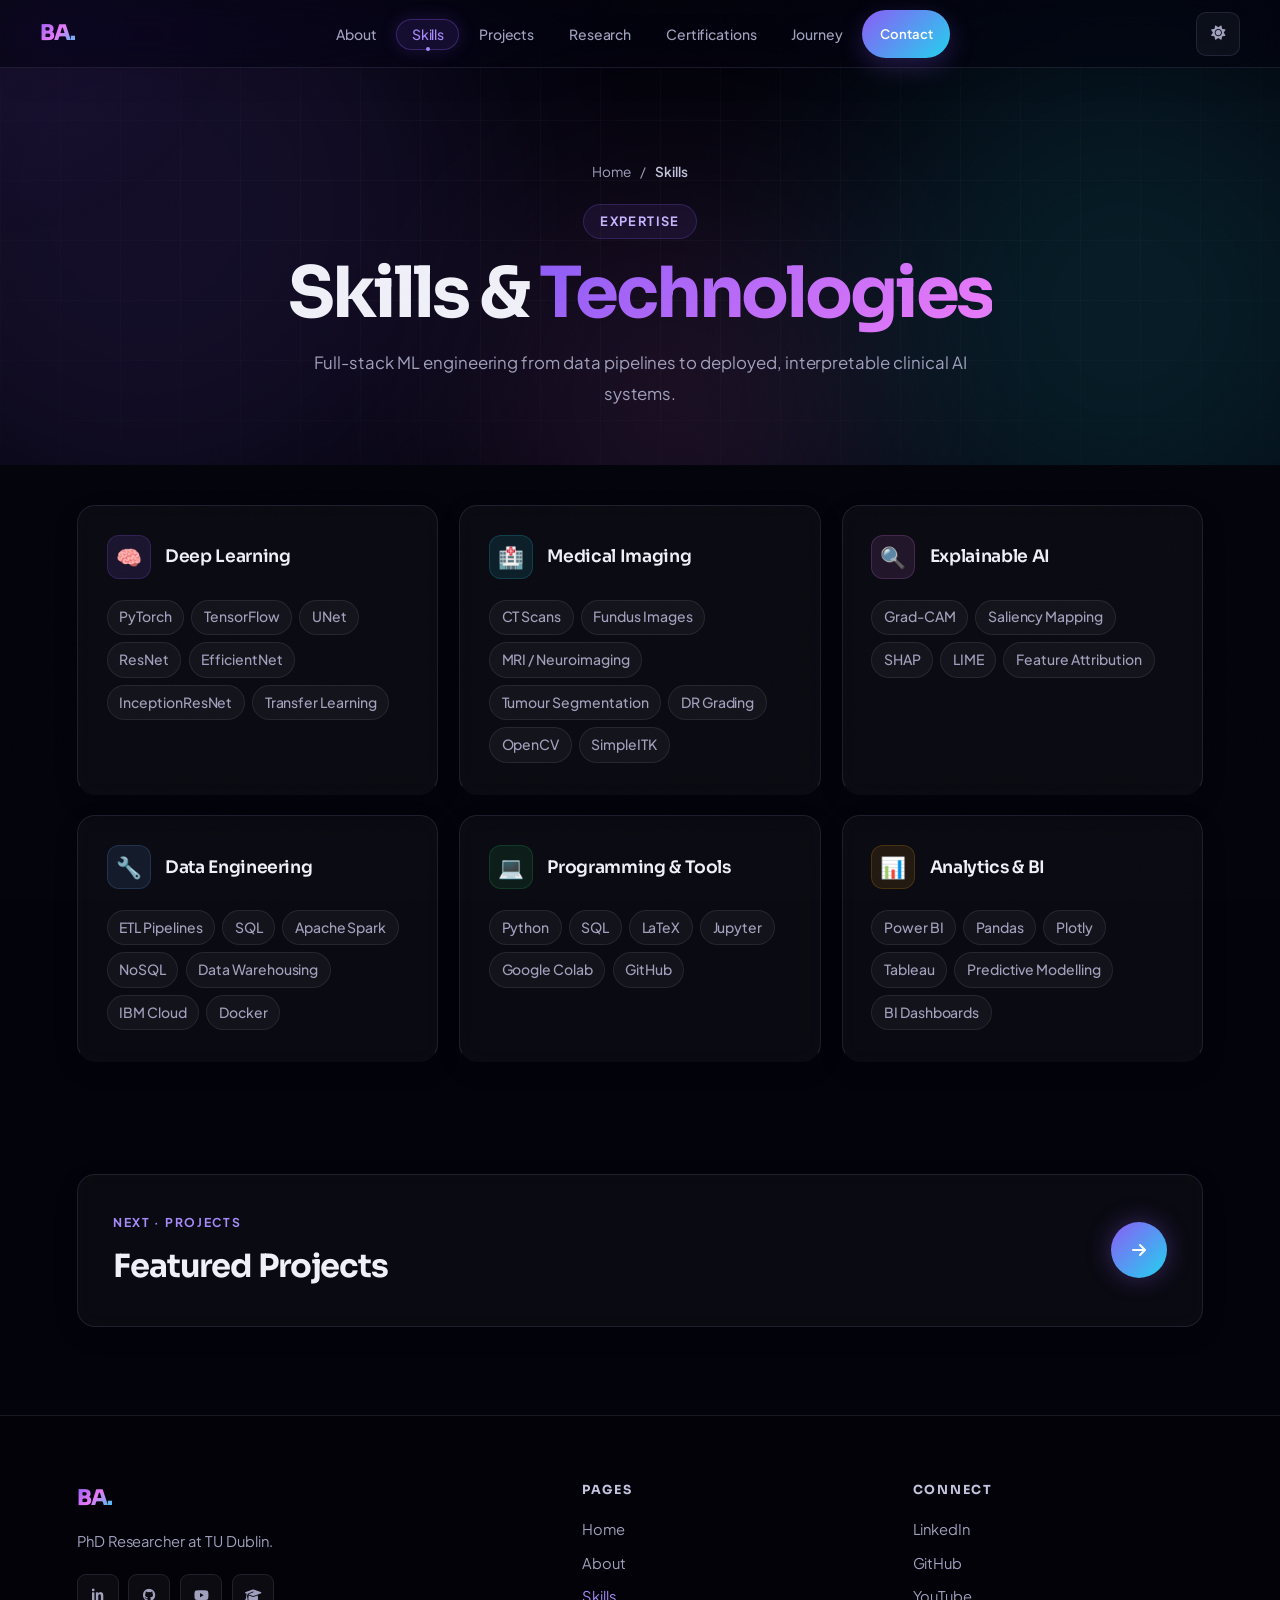
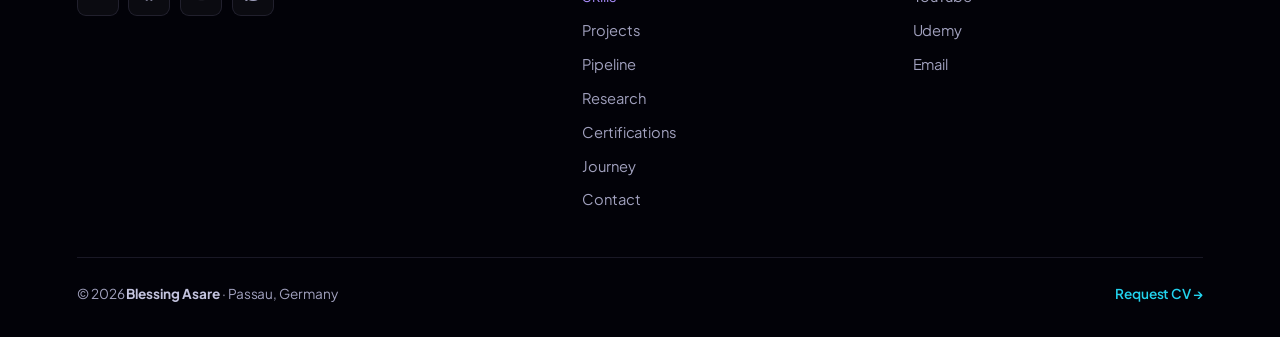
<file: skills.html>
<!DOCTYPE html>
<html lang="en">
<head>
    <meta charset="UTF-8">
    <meta name="viewport" content="width=device-width, initial-scale=1.0">
    <title>Skills & Technologies | Blessing Asare</title>
    <meta name="description" content="Full-stack ML engineering from data pipelines to deployed, interpretable clinical AI systems.">
    <meta property="og:title" content="Skills & Technologies | Blessing Asare">
    <meta property="og:description" content="Full-stack ML engineering from data pipelines to deployed, interpretable clinical AI systems.">
    <meta property="og:image" content="https://pasbless1.github.io/portfolio/assets/profile.jpg">
    <meta property="og:type" content="website">
    <meta name="twitter:card" content="summary_large_image">
    
    <link href="https://fonts.googleapis.com/css2?family=Sora:wght@400;500;600;700;800&family=Plus+Jakarta+Sans:ital,wght@0,400;0,500;0,600;0,700;0,800;1,400&family=Instrument+Serif:ital@0;1&display=swap" rel="stylesheet">
<link rel="stylesheet" href="https://cdn.jsdelivr.net/npm/@fortawesome/fontawesome-free@6.5.2/css/all.min.css" crossorigin="anonymous">
    <link rel="stylesheet" href="assets/style.css">
    <script>try{if(localStorage.getItem('theme')==='light')document.documentElement.setAttribute('data-theme','light')}catch(e){}</script>
<noscript><style>.reveal{opacity:1!important;transform:none!important}@media(max-width:760px){nav{position:relative;height:auto;min-height:64px;flex-wrap:wrap;padding-block:1rem}.nav-links{display:flex;position:static;flex-wrap:wrap;order:3;padding:.5rem 0;box-shadow:none}.nav-links li,.nav-links a{width:auto}.hamburger,.theme-toggle{display:none}}</style></noscript>
</head>
<body>

<a class="skip-link" href="#main-content">Skip to content</a>
<div id="progress-bar"></div>
<div id="cursor-glow"></div>

<nav id="navbar" aria-label="Primary navigation">
    <a href="index.html" class="nav-logo">BA.</a>
    <ul class="nav-links" id="nav-menu">
        <li><a href="about.html">About</a></li>
        <li><a href="skills.html" class="active" aria-current="page">Skills</a></li>
        <li><a href="projects.html">Projects</a></li>
        <li><a href="research.html">Research</a></li>
        <li><a href="certifications.html">Certifications</a></li>
        <li><a href="journey.html">Journey</a></li>
        <li><a href="contact.html" class="btn btn-grad nav-cta" style="padding:0.45rem 1.1rem;font-size:0.82rem;">Contact</a></li>
    </ul>
    <div style="display:flex;align-items:center;gap:0.5rem">
        <button class="theme-toggle" id="theme-btn" onclick="toggleTheme()" aria-label="Toggle light/dark mode"><i class="fas fa-sun" id="theme-icon"></i></button>
        <button class="hamburger" onclick="toggleMenu()" aria-label="Open navigation menu" aria-controls="nav-menu" aria-expanded="false"><i class="fas fa-bars" id="ham-icon"></i></button>
    </div>
</nav>

<main id="main-content">
<header class="page-hero">
    <div class="aurora"><div class="aurora-blob"></div><div class="aurora-blob"></div><div class="aurora-blob"></div></div>
    <div class="hero-grid-bg"></div>
    <div class="page-hero-inner">
        <div class="crumbs" role="navigation" aria-label="Breadcrumb"><a href="index.html">Home</a><span aria-hidden="true">/</span><span aria-current="page">Skills</span></div>
        <span class="section-eyebrow">Expertise</span>
        <h1 class="page-title">Skills &amp; <span class="grad">Technologies</span></h1>
        <p class="page-desc">Full-stack ML engineering from data pipelines to deployed, interpretable clinical AI systems.</p>
    </div>
</header>

<section id="skills" class="page-body">
    <div class="container">
        <div class="skills-grid">
            <div class="glass skill-card c-violet reveal">
                <div class="skill-card-header"><div class="skill-icon-wrap ic-violet">🧠</div><h3>Deep Learning</h3></div>
                <div class="skill-tags"><span class="skill-tag">PyTorch</span><span class="skill-tag">TensorFlow</span><span class="skill-tag">UNet</span><span class="skill-tag">ResNet</span><span class="skill-tag">EfficientNet</span><span class="skill-tag">InceptionResNet</span><span class="skill-tag">Transfer Learning</span></div>
            </div>
            <div class="glass skill-card c-cyan reveal">
                <div class="skill-card-header"><div class="skill-icon-wrap ic-cyan">🏥</div><h3>Medical Imaging</h3></div>
                <div class="skill-tags"><span class="skill-tag">CT Scans</span><span class="skill-tag">Fundus Images</span><span class="skill-tag">MRI / Neuroimaging</span><span class="skill-tag">Tumour Segmentation</span><span class="skill-tag">DR Grading</span><span class="skill-tag">OpenCV</span><span class="skill-tag">SimpleITK</span></div>
            </div>
            <div class="glass skill-card c-pink reveal">
                <div class="skill-card-header"><div class="skill-icon-wrap ic-pink">🔍</div><h3>Explainable AI</h3></div>
                <div class="skill-tags"><span class="skill-tag">Grad-CAM</span><span class="skill-tag">Saliency Mapping</span><span class="skill-tag">SHAP</span><span class="skill-tag">LIME</span><span class="skill-tag">Feature Attribution</span></div>
            </div>
            <div class="glass skill-card c-blue reveal">
                <div class="skill-card-header"><div class="skill-icon-wrap ic-blue">🔧</div><h3>Data Engineering</h3></div>
                <div class="skill-tags"><span class="skill-tag">ETL Pipelines</span><span class="skill-tag">SQL</span><span class="skill-tag">Apache Spark</span><span class="skill-tag">NoSQL</span><span class="skill-tag">Data Warehousing</span><span class="skill-tag">IBM Cloud</span><span class="skill-tag">Docker</span></div>
            </div>
            <div class="glass skill-card c-green reveal">
                <div class="skill-card-header"><div class="skill-icon-wrap ic-green">💻</div><h3>Programming &amp; Tools</h3></div>
                <div class="skill-tags"><span class="skill-tag">Python</span><span class="skill-tag">SQL</span><span class="skill-tag">LaTeX</span><span class="skill-tag">Jupyter</span><span class="skill-tag">Google Colab</span><span class="skill-tag">GitHub</span></div>
            </div>
            <div class="glass skill-card c-amber reveal">
                <div class="skill-card-header"><div class="skill-icon-wrap ic-amber">📊</div><h3>Analytics &amp; BI</h3></div>
                <div class="skill-tags"><span class="skill-tag">Power BI</span><span class="skill-tag">Pandas</span><span class="skill-tag">Plotly</span><span class="skill-tag">Tableau</span><span class="skill-tag">Predictive Modelling</span><span class="skill-tag">BI Dashboards</span></div>
            </div>
        </div>
    </div>
</section>

<div class="next-wrap">
    <a class="glass next-card reveal" href="projects.html">
        <div><span class="next-label">Next &middot; Projects</span><span class="next-title">Featured Projects</span></div>
        <span class="next-arrow" aria-hidden="true"><i class="fas fa-arrow-right"></i></span>
    </a>
</div>
</main>

<footer class="site-footer">
    <div class="footer-top">
        <div class="footer-brand">
            <a href="index.html" class="nav-logo">BA.</a>
            <p>PhD Researcher at TU Dublin.</p>
            <div class="footer-socials">
                <a href="https://www.linkedin.com/in/blessing-asare" target="_blank" class="footer-social-btn" title="LinkedIn" rel="noopener noreferrer" aria-label="LinkedIn"><i class="fab fa-linkedin-in"></i></a>
                <a href="https://github.com/PasBless1" target="_blank" class="footer-social-btn" title="GitHub" rel="noopener noreferrer" aria-label="GitHub"><i class="fab fa-github"></i></a>
                <a href="https://www.youtube.com/@DatawithPas" target="_blank" class="footer-social-btn" title="YouTube" rel="noopener noreferrer" aria-label="YouTube"><i class="fab fa-youtube"></i></a>
                <a href="https://www.udemy.com/user/pas-bless/" target="_blank" class="footer-social-btn" title="Udemy" rel="noopener noreferrer" aria-label="Udemy"><i class="fas fa-graduation-cap"></i></a>
            </div>
        </div>
        <div>
            <h4>Pages</h4>
            <ul>
                <li><a href="index.html">Home</a></li>
                <li><a href="about.html">About</a></li>
                <li><a href="skills.html" aria-current="page">Skills</a></li>
                <li><a href="projects.html">Projects</a></li>
                <li><a href="pipeline.html">Pipeline</a></li>
                <li><a href="research.html">Research</a></li>
                <li><a href="certifications.html">Certifications</a></li>
                <li><a href="journey.html">Journey</a></li>
                <li><a href="contact.html">Contact</a></li>
            </ul>
        </div>
        <div>
            <h4>Connect</h4>
            <ul>
                <li><a href="https://www.linkedin.com/in/blessing-asare" target="_blank" rel="noopener noreferrer">LinkedIn</a></li>
                <li><a href="https://github.com/PasBless1" target="_blank" rel="noopener noreferrer">GitHub</a></li>
                <li><a href="https://www.youtube.com/@DatawithPas" target="_blank" rel="noopener noreferrer">YouTube</a></li>
                <li><a href="https://www.udemy.com/user/pas-bless/" target="_blank" rel="noopener noreferrer">Udemy</a></li>
                <li><a href="mailto:asareblessing8@gmail.com">Email</a></li>
            </ul>
        </div>
    </div>
    <div class="footer-bottom">
        <span>&copy; 2026 <strong style="color:var(--text-soft)">Blessing Asare</strong> &middot; Passau, Germany</span>
        <a href="mailto:asareblessing8@gmail.com?subject=CV%20request">Request CV &rarr;</a>
    </div>
</footer>

<button class="to-top" id="to-top" type="button" aria-label="Back to top"><svg viewBox="0 0 50 50" aria-hidden="true"><circle cx="25" cy="25" r="23"/></svg><i class="fas fa-arrow-up" aria-hidden="true"></i></button>

<script src="assets/main.js"></script>
</body>
</html>
</file>
<file: assets/style.css>
*,*::before,*::after{box-sizing:border-box;margin:0;padding:0}
    :root{
        --bg:#03030b;--bg-2:#060612;
        --surface:rgba(255,255,255,0.04);--surface-hover:rgba(255,255,255,0.07);
        --border:rgba(255,255,255,0.07);--border-hover:rgba(139,92,246,0.5);
        --text:#f0f0f8;--text-muted:#6a6a92;--text-soft:#a0a0c8;
        --violet:#8b5cf6;--violet-light:#a78bfa;--cyan:#22d3ee;--pink:#e879f9;--green:#22c55e;
        --amber:#f59e0b;
        --gradient:linear-gradient(135deg,#8b5cf6 0%,#22d3ee 100%);
        --gradient-2:linear-gradient(135deg,#8b5cf6 0%,#e879f9 50%,#22d3ee 100%);
        --r:18px;
    }
    html{scroll-behavior:smooth;scroll-padding-top:80px}
    body{font-family:'Plus Jakarta Sans',system-ui,sans-serif;background:var(--bg);color:var(--text);line-height:1.7;overflow-x:hidden}
    ::-webkit-scrollbar{width:4px}::-webkit-scrollbar-track{background:transparent}
    ::-webkit-scrollbar-thumb{background:linear-gradient(180deg,var(--violet),var(--cyan));border-radius:4px}

    /* ── SCROLL PROGRESS ── */
    #progress-bar{position:fixed;top:0;left:0;height:2.5px;width:0%;background:var(--gradient-2);z-index:300;box-shadow:0 0 10px rgba(139,92,246,0.8)}

    /* ── CURSOR GLOW ── */
    #cursor-glow{position:fixed;pointer-events:none;z-index:0;width:500px;height:500px;border-radius:50%;background:radial-gradient(circle,rgba(139,92,246,0.06) 0%,transparent 68%);transform:translate(-50%,-50%);transition:left .7s ease,top .7s ease}

    /* ── NAV ── */
    nav{position:fixed;top:0;left:0;right:0;z-index:100;padding:0 2.5rem;height:68px;display:flex;align-items:center;justify-content:space-between;background:rgba(3,3,11,0.6);backdrop-filter:blur(28px) saturate(200%);border-bottom:1px solid var(--border);transition:background .3s}
    nav.scrolled{background:rgba(3,3,11,0.88)}
    .nav-logo{font-family:'Sora',sans-serif;font-size:1.35rem;font-weight:800;background:var(--gradient-2);-webkit-background-clip:text;-webkit-text-fill-color:transparent;text-decoration:none;letter-spacing:-0.02em}
    .nav-links{display:flex;gap:0.25rem;list-style:none;align-items:center}
    .nav-links a{color:var(--text-muted);text-decoration:none;font-size:0.84rem;font-weight:500;padding:0.4rem 0.95rem;border-radius:50px;transition:all .25s}
    .nav-links a:hover{color:var(--text);background:var(--surface)}
    .nav-links a.active{color:var(--violet-light)!important;background:rgba(139,92,246,0.1)}
    .nav-cta{background:var(--gradient)!important;color:white!important;font-weight:600!important;box-shadow:0 0 22px rgba(139,92,246,0.3)}
    .nav-cta:hover{box-shadow:0 0 36px rgba(139,92,246,0.55)!important;transform:translateY(-1px)}
    .hamburger{display:none;cursor:pointer;color:var(--text);font-size:1.2rem;background:none;border:none;width:38px;height:38px;border-radius:10px;background:var(--surface);border:1px solid var(--border);align-items:center;justify-content:center}

    /* ── HERO ── */
    #hero{min-height:100vh;display:grid;grid-template-columns:1fr 1fr;gap:4rem;align-items:center;padding:9rem 6vw 5rem;position:relative;overflow:hidden}
    .aurora{position:absolute;inset:0;z-index:0;pointer-events:none;overflow:hidden}
    .aurora-blob{position:absolute;border-radius:50%;filter:blur(110px);opacity:0.15;animation:float 14s ease-in-out infinite}
    .aurora-blob:nth-child(1){width:650px;height:650px;background:#8b5cf6;top:-120px;left:-180px;animation-delay:0s}
    .aurora-blob:nth-child(2){width:550px;height:550px;background:#22d3ee;bottom:-120px;right:-120px;animation-delay:-5s}
    .aurora-blob:nth-child(3){width:380px;height:380px;background:#e879f9;top:45%;left:38%;animation-delay:-9s}
    @keyframes float{0%,100%{transform:translate(0,0) scale(1)}33%{transform:translate(35px,-35px) scale(1.06)}66%{transform:translate(-25px,22px) scale(0.96)}}
    .hero-grid-bg{position:absolute;inset:0;z-index:0;background-image:linear-gradient(rgba(255,255,255,0.025) 1px,transparent 1px),linear-gradient(90deg,rgba(255,255,255,0.025) 1px,transparent 1px);background-size:60px 60px;mask-image:radial-gradient(ellipse 85% 85% at 50% 50%,black 30%,transparent 100%)}
    .hero-left,.hero-right{position:relative;z-index:1}
    .hero-right{display:flex;flex-direction:column;align-items:center;gap:1.8rem}

    /* eyebrow */
    .hero-eyebrow{display:inline-flex;align-items:center;gap:0.6rem;background:rgba(139,92,246,0.1);border:1px solid rgba(139,92,246,0.28);color:#c4b5fd;padding:0.38rem 1.1rem;border-radius:50px;font-size:0.77rem;font-weight:600;letter-spacing:0.05em;text-transform:uppercase;margin-bottom:1.6rem}
    .hero-eyebrow .dot{width:7px;height:7px;background:var(--green);border-radius:50%;box-shadow:0 0 6px rgba(34,197,94,0.8);animation:pulse-dot 2s ease-in-out infinite}
    @keyframes pulse-dot{0%,100%{opacity:1;transform:scale(1)}50%{opacity:0.4;transform:scale(1.6)}}

    /* title */
    h1.hero-title{font-family:'Sora',sans-serif;font-size:clamp(2.8rem,5.8vw,5rem);font-weight:800;line-height:1.03;letter-spacing:-0.03em;margin-bottom:1.1rem}
    .hero-title .name{display:block;background:var(--gradient-2);background-size:200% auto;-webkit-background-clip:text;-webkit-text-fill-color:transparent;animation:shimmer 6s linear infinite}
    @keyframes shimmer{0%{background-position:0% center}100%{background-position:200% center}}

    /* role pills */
    .hero-role{display:flex;flex-wrap:wrap;gap:0.5rem;margin-bottom:1.5rem}
    .role-pill{background:rgba(255,255,255,0.04);border:1px solid rgba(255,255,255,0.1);color:var(--text-soft);padding:0.3rem 0.9rem;border-radius:50px;font-size:0.8rem;font-weight:500}

    .hero-desc{font-size:0.97rem;color:var(--text-muted);line-height:1.9;margin-bottom:2.2rem;max-width:520px}
    .hero-desc strong{color:var(--text-soft);font-weight:600}
    .hero-actions{display:flex;gap:0.85rem;flex-wrap:wrap}
    .btn{display:inline-flex;align-items:center;gap:0.5rem;padding:0.82rem 1.9rem;border-radius:50px;font-size:0.9rem;font-weight:600;text-decoration:none;transition:all .3s;cursor:pointer;border:none}
    .btn-grad{background:var(--gradient);color:white;box-shadow:0 0 28px rgba(139,92,246,0.35)}
    .btn-grad:hover{transform:translateY(-3px);box-shadow:0 0 45px rgba(139,92,246,0.6)}
    .btn-ghost{background:rgba(255,255,255,0.04);color:var(--text);border:1px solid var(--border)}
    .btn-ghost:hover{background:rgba(255,255,255,0.08);border-color:rgba(139,92,246,0.45);transform:translateY(-3px)}

    /* photo ring */
    .hero-photo-wrap{position:relative;display:flex;align-items:center;justify-content:center}
    .hero-photo-ring{position:relative;width:268px;height:268px;border-radius:50%;padding:4px;background:var(--gradient-2);box-shadow:0 0 0 12px rgba(139,92,246,0.07),0 0 70px rgba(139,92,246,0.45),0 0 140px rgba(34,211,238,0.12);animation:ring-pulse 4.5s ease-in-out infinite}
    @keyframes ring-pulse{0%,100%{box-shadow:0 0 0 12px rgba(139,92,246,0.07),0 0 70px rgba(139,92,246,0.45),0 0 140px rgba(34,211,238,0.12)}50%{box-shadow:0 0 0 18px rgba(139,92,246,0.1),0 0 90px rgba(139,92,246,0.65),0 0 180px rgba(34,211,238,0.22)}}
    .hero-photo-ring img{width:100%;height:100%;border-radius:50%;object-fit:cover;object-position:center 10%;display:block}
    .hero-photo-badge{position:absolute;bottom:10px;right:-14px;background:rgba(3,3,11,0.92);backdrop-filter:blur(12px);border:1px solid rgba(34,211,238,0.25);border-radius:50px;padding:0.48rem 1rem;font-size:0.74rem;font-weight:700;color:var(--cyan);display:flex;align-items:center;gap:0.45rem;white-space:nowrap;box-shadow:0 4px 20px rgba(0,0,0,0.4)}
    .hero-photo-badge .green-dot{width:7px;height:7px;background:var(--green);border-radius:50%;box-shadow:0 0 6px rgba(34,197,94,0.8);animation:pulse-dot 2s infinite}

    /* stats */
    .hero-stats{display:grid;grid-template-columns:repeat(3,1fr);gap:1px;background:var(--border);border:1px solid var(--border);border-radius:var(--r);overflow:hidden;width:100%}
    .hero-stat{background:var(--bg);padding:1.3rem 1rem;text-align:center;transition:background .3s;position:relative;overflow:hidden}
    .hero-stat::before{content:'';position:absolute;top:0;left:0;right:0;height:2px;background:var(--gradient);transform:scaleX(0);transition:transform .3s;transform-origin:left}
    .hero-stat:hover::before{transform:scaleX(1)}
    .hero-stat:hover{background:var(--surface)}
    .hero-stat-num{font-family:'Sora',sans-serif;font-size:2rem;font-weight:800;background:var(--gradient-2);-webkit-background-clip:text;-webkit-text-fill-color:transparent;line-height:1}
    .hero-stat-label{font-size:0.69rem;color:var(--text-muted);margin-top:0.35rem;font-weight:500;text-transform:uppercase;letter-spacing:0.06em}

    /* ── SHARED ── */
    section{padding:7rem 6vw;position:relative;z-index:1}
    .container{max-width:1200px;margin:0 auto}
    .section-header{text-align:center;margin-bottom:4rem}
    .section-eyebrow{display:inline-block;background:rgba(139,92,246,0.09);border:1px solid rgba(139,92,246,0.22);color:#c4b5fd;padding:0.28rem 1rem;border-radius:50px;font-size:0.71rem;font-weight:700;letter-spacing:0.12em;text-transform:uppercase;margin-bottom:1rem}
    h2.section-title{font-family:'Sora',sans-serif;font-size:clamp(1.9rem,3.5vw,2.8rem);font-weight:800;letter-spacing:-0.03em;margin-bottom:0.8rem;position:relative;display:inline-block}
    h2.section-title::after{content:'';display:block;height:3px;margin-top:0.5rem;background:var(--gradient-2);border-radius:2px;width:60%;margin-left:auto;margin-right:auto}
    .section-desc{color:var(--text-muted);max-width:560px;margin:.6rem auto 0;font-size:0.95rem;line-height:1.8}

    .glass{background:rgba(255,255,255,0.03);border:1px solid var(--border);border-radius:var(--r);backdrop-filter:blur(12px);transition:all .35s cubic-bezier(0.4,0,0.2,1)}
    .glass:hover{background:rgba(255,255,255,0.055);border-color:rgba(139,92,246,0.3);transform:translateY(-4px);box-shadow:0 24px 60px rgba(139,92,246,0.1)}

    /* section separators */
    .section-sep{height:1px;background:linear-gradient(90deg,transparent,rgba(139,92,246,0.3),rgba(34,211,238,0.2),transparent);margin:0 6vw}

    /* ── ABOUT ── */
    #about{background:linear-gradient(180deg,var(--bg) 0%,#060612 100%)}
    .about-grid{display:grid;grid-template-columns:300px 1fr;gap:3rem;align-items:start}
    .about-card{padding:2.5rem;text-align:center;position:relative;overflow:hidden}
    .about-card::before{content:'';position:absolute;top:0;left:0;right:0;height:3px;background:var(--gradient-2)}
    .about-photo-wrap{width:130px;height:130px;border-radius:50%;padding:3px;background:var(--gradient-2);margin:0 auto 1.2rem;box-shadow:0 0 35px rgba(139,92,246,0.35)}
    .about-photo-wrap img{width:100%;height:100%;border-radius:50%;object-fit:cover;object-position:center 10%;display:block}
    .about-name{font-family:'Sora',sans-serif;font-size:1.25rem;font-weight:800;letter-spacing:-0.02em}
    .about-title{color:var(--cyan);font-size:0.8rem;font-weight:600;margin-top:0.35rem;line-height:1.6}
    .about-location{color:var(--text-muted);font-size:0.76rem;margin-top:0.5rem;display:flex;align-items:center;justify-content:center;gap:0.4rem}
    .about-badges{display:flex;gap:0.4rem;justify-content:center;flex-wrap:wrap;margin-top:1rem}
    .badge{background:rgba(34,211,238,0.07);border:1px solid rgba(34,211,238,0.18);color:var(--cyan);padding:0.2rem 0.65rem;border-radius:50px;font-size:0.67rem;font-weight:700}
    .socials{display:flex;justify-content:center;gap:0.6rem;margin-top:1.4rem}
    .social-btn{width:38px;height:38px;border-radius:10px;background:var(--surface);border:1px solid var(--border);display:flex;align-items:center;justify-content:center;color:var(--text-muted);text-decoration:none;transition:all .25s;font-size:0.9rem}
    .social-btn:hover{background:var(--violet);border-color:var(--violet);color:white;transform:translateY(-3px) scale(1.05)}
    .about-content p{color:var(--text-muted);margin-bottom:1rem;line-height:1.9;font-size:0.94rem}
    .about-content strong{color:var(--text-soft);font-weight:600}
    .about-highlights{list-style:none;margin-top:1.5rem;display:flex;flex-direction:column;gap:0.7rem}
    .about-highlights li{display:flex;align-items:flex-start;gap:0.8rem;padding:0.9rem 1.1rem;border-radius:12px;background:var(--surface);border:1px solid var(--border);font-size:0.87rem;color:var(--text-muted);transition:all .25s}
    .about-highlights li:hover{border-color:rgba(139,92,246,0.3);background:var(--surface-hover);color:var(--text-soft)}
    .about-highlights li i{color:var(--cyan);flex-shrink:0;margin-top:2px;width:16px}

    /* ── SKILLS ── */
    #skills{background:var(--bg)}
    .skills-grid{display:grid;grid-template-columns:repeat(auto-fit,minmax(270px,1fr));gap:1.2rem}
    .skill-card{padding:1.9rem;position:relative;overflow:hidden;border-bottom:3px solid transparent;transition:all .35s}
    .skill-card.c-violet:hover{border-color:var(--violet);box-shadow:0 20px 50px rgba(139,92,246,0.15)}
    .skill-card.c-cyan:hover{border-color:var(--cyan);box-shadow:0 20px 50px rgba(34,211,238,0.12)}
    .skill-card.c-pink:hover{border-color:var(--pink);box-shadow:0 20px 50px rgba(232,121,249,0.12)}
    .skill-card.c-blue:hover{border-color:#60a5fa;box-shadow:0 20px 50px rgba(96,165,250,0.12)}
    .skill-card.c-green:hover{border-color:var(--green);box-shadow:0 20px 50px rgba(34,197,94,0.1)}
    .skill-card.c-amber:hover{border-color:var(--amber);box-shadow:0 20px 50px rgba(245,158,11,0.1)}
    .skill-card-header{display:flex;align-items:center;gap:0.9rem;margin-bottom:1.3rem}
    .skill-icon-wrap{width:44px;height:44px;border-radius:12px;display:flex;align-items:center;justify-content:center;font-size:1.3rem;flex-shrink:0}
    .ic-violet{background:rgba(139,92,246,0.12);border:1px solid rgba(139,92,246,0.2)}
    .ic-cyan{background:rgba(34,211,238,0.1);border:1px solid rgba(34,211,238,0.18)}
    .ic-pink{background:rgba(232,121,249,0.1);border:1px solid rgba(232,121,249,0.18)}
    .ic-blue{background:rgba(96,165,250,0.1);border:1px solid rgba(96,165,250,0.18)}
    .ic-green{background:rgba(34,197,94,0.1);border:1px solid rgba(34,197,94,0.18)}
    .ic-amber{background:rgba(245,158,11,0.1);border:1px solid rgba(245,158,11,0.18)}
    .skill-card h3{font-family:'Sora',sans-serif;font-size:0.95rem;font-weight:700}
    .skill-tags{display:flex;flex-wrap:wrap;gap:0.45rem}
    .skill-tag{background:rgba(255,255,255,0.04);border:1px solid rgba(255,255,255,0.08);color:var(--text-muted);padding:0.25rem 0.72rem;border-radius:50px;font-size:0.74rem;font-weight:500;transition:all .2s;cursor:default}
    .skill-card.c-violet .skill-tag:hover{background:rgba(139,92,246,0.12);border-color:rgba(139,92,246,0.4);color:#c4b5fd}
    .skill-card.c-cyan .skill-tag:hover{background:rgba(34,211,238,0.1);border-color:rgba(34,211,238,0.35);color:var(--cyan)}
    .skill-card.c-pink .skill-tag:hover{background:rgba(232,121,249,0.1);border-color:rgba(232,121,249,0.35);color:var(--pink)}
    .skill-card.c-blue .skill-tag:hover{background:rgba(96,165,250,0.1);border-color:rgba(96,165,250,0.35);color:#93c5fd}
    .skill-card.c-green .skill-tag:hover{background:rgba(34,197,94,0.1);border-color:rgba(34,197,94,0.35);color:var(--green)}
    .skill-card.c-amber .skill-tag:hover{background:rgba(245,158,11,0.1);border-color:rgba(245,158,11,0.35);color:var(--amber)}

    /* ── PROJECTS ── */
    #projects{background:linear-gradient(180deg,var(--bg) 0%,#060612 100%)}
    .projects-grid{display:grid;grid-template-columns:repeat(auto-fit,minmax(320px,1fr));gap:1.3rem}
    .project-card{padding:2rem;position:relative;overflow:hidden}
    .project-card::before{content:'';position:absolute;top:0;left:0;right:0;height:3px;background:var(--gradient-2);transform:scaleX(0);transition:transform .4s ease;transform-origin:left}
    .glass.project-card:hover::before{transform:scaleX(1)}
    .project-top{display:flex;justify-content:space-between;align-items:flex-start;margin-bottom:1.1rem}
    .project-emoji-box{width:52px;height:52px;border-radius:14px;background:rgba(139,92,246,0.1);border:1px solid rgba(139,92,246,0.2);display:flex;align-items:center;justify-content:center;font-size:1.7rem}
    .project-actions{display:flex;gap:0.5rem}
    .icon-btn{width:34px;height:34px;background:var(--surface);border:1px solid var(--border);border-radius:10px;display:flex;align-items:center;justify-content:center;color:var(--text-muted);text-decoration:none;transition:all .25s;font-size:0.82rem}
    .icon-btn:hover{background:var(--violet);border-color:var(--violet);color:white;transform:translateY(-2px)}
    .project-card h3{font-family:'Sora',sans-serif;font-size:1.05rem;font-weight:700;margin-bottom:0.65rem}
    .project-card p{color:var(--text-muted);font-size:0.85rem;line-height:1.8;margin-bottom:1.3rem}
    .tech-pills{display:flex;flex-wrap:wrap;gap:0.4rem}
    .tech-pill{background:rgba(34,211,238,0.07);border:1px solid rgba(34,211,238,0.18);color:var(--cyan);padding:0.2rem 0.68rem;border-radius:50px;font-size:0.71rem;font-weight:600}
    .projects-more{text-align:center;margin-top:2.5rem}
    .projects-more a{color:var(--cyan);font-weight:700;text-decoration:none;font-size:0.9rem;display:inline-flex;align-items:center;gap:0.4rem;transition:gap .2s}
    .projects-more a:hover{gap:0.8rem}

    /* ── PUBLICATIONS ── */
    #publications{background:var(--bg)}
    .pub-card{padding:2rem;display:grid;grid-template-columns:auto 1fr;gap:1.6rem;align-items:flex-start;margin-bottom:1.2rem}
    .glass.pub-card:hover{transform:translateX(6px) translateY(-2px)}
    .pub-year-pill{background:var(--gradient);color:white;padding:0.65rem 1rem;border-radius:12px;font-family:'Sora',sans-serif;font-weight:800;font-size:0.88rem;min-width:72px;text-align:center;align-self:flex-start;box-shadow:0 4px 16px rgba(139,92,246,0.3)}
    .pub-title{font-family:'Sora',sans-serif;font-weight:700;font-size:1rem;margin-bottom:0.45rem}
    .pub-venue{color:var(--cyan);font-size:0.82rem;font-weight:600;margin-bottom:0.55rem}
    .pub-authors{color:var(--text-muted);font-size:0.8rem;line-height:1.7;margin-bottom:0.8rem}
    .pub-authors strong{color:#c4b5fd}
    .pill{display:inline-block;padding:0.2rem 0.68rem;border-radius:50px;font-size:0.69rem;font-weight:700;margin-right:0.4rem;margin-top:0.2rem}
    .pill-cyan{background:rgba(34,211,238,0.08);color:var(--cyan);border:1px solid rgba(34,211,238,0.2)}
    .pill-amber{background:rgba(245,158,11,0.1);color:var(--amber);border:1px solid rgba(245,158,11,0.25)}
    .pub-link{display:inline-flex;align-items:center;gap:0.45rem;color:var(--cyan);text-decoration:none;font-size:0.82rem;font-weight:700;margin-top:0.9rem;transition:gap .2s}
    .pub-link:hover{gap:0.75rem;color:#c4b5fd}
    .pub-forthcoming{border-left:3px solid var(--amber);background:rgba(245,158,11,0.04);padding:1.5rem 2rem;border-radius:0 var(--r) var(--r) 0;margin-bottom:1.2rem}
    .pub-forthcoming .pub-title{color:var(--text)}
    .pub-forthcoming .pub-venue{color:var(--amber)}

    /* ── CERTIFICATIONS ── */
    #certifications{background:linear-gradient(180deg,var(--bg) 0%,#060612 100%)}
    .certs-hero{border-radius:var(--r);padding:2.5rem;background:linear-gradient(135deg,rgba(139,92,246,0.1) 0%,rgba(34,211,238,0.05) 100%);border:1px solid rgba(139,92,246,0.18);display:flex;align-items:center;gap:2rem;margin-bottom:2rem;position:relative;overflow:hidden}
    .certs-hero::before{content:'';position:absolute;top:-40%;right:-40px;width:320px;height:320px;background:radial-gradient(circle,rgba(139,92,246,0.12),transparent 70%);pointer-events:none}
    .certs-hero-num{font-family:'Sora',sans-serif;font-size:5.5rem;font-weight:800;line-height:1;background:var(--gradient-2);-webkit-background-clip:text;-webkit-text-fill-color:transparent;flex-shrink:0}
    .certs-hero-text h3{font-family:'Sora',sans-serif;font-size:1.2rem;font-weight:700;margin-bottom:0.4rem}
    .certs-hero-text p{color:var(--text-muted);font-size:0.88rem;line-height:1.65}
    .certs-hero-link{margin-left:auto;flex-shrink:0;position:relative;z-index:2}
    .udemy-banner{padding:1.8rem 2rem;border-radius:var(--r);background:linear-gradient(135deg,rgba(164,53,240,0.1),rgba(139,92,246,0.05));border:1px solid rgba(164,53,240,0.18);display:flex;align-items:center;gap:1.5rem;margin-bottom:2rem}
    .udemy-icon{width:54px;height:54px;border-radius:14px;background:#a435f0;display:flex;align-items:center;justify-content:center;font-size:1.5rem;flex-shrink:0;box-shadow:0 4px 20px rgba(164,53,240,0.4)}
    .udemy-text h3{font-family:'Sora',sans-serif;font-size:0.95rem;font-weight:700;margin-bottom:0.25rem}
    .udemy-text p{color:var(--text-muted);font-size:0.82rem}
    .udemy-banner a{margin-left:auto;flex-shrink:0}
    .certs-grid{display:grid;grid-template-columns:repeat(auto-fit,minmax(300px,1fr));gap:1.2rem}
    .cert-card{padding:2rem;position:relative;overflow:hidden}
    .cert-card::after{content:'';position:absolute;bottom:0;left:0;right:0;height:2px;opacity:0;transition:opacity .3s}
    .cert-card.ibm::after{background:linear-gradient(90deg,#0062ff,#00d4e0)}
    .cert-card.cfi::after{background:linear-gradient(90deg,#1a9f5a,#00c27e)}
    .glass.cert-card:hover::after{opacity:1}
    .cert-provider-row{display:flex;align-items:center;gap:0.9rem;margin-bottom:1.3rem}
    .cert-logo{width:46px;height:46px;border-radius:12px;display:flex;align-items:center;justify-content:center;font-weight:900;font-size:0.8rem;flex-shrink:0}
    .cert-logo.ibm{background:linear-gradient(135deg,#0062ff,#0095e0);color:white;box-shadow:0 4px 14px rgba(0,98,255,0.35)}
    .cert-logo.cfi{background:linear-gradient(135deg,#1a9f5a,#00c27e);color:white;box-shadow:0 4px 14px rgba(26,159,90,0.35)}
    .cert-provider-row strong{display:block;font-size:0.88rem}
    .cert-provider-row span{color:var(--text-muted);font-size:0.74rem;display:block;margin-top:0.1rem}
    .cert-card h3{font-family:'Sora',sans-serif;font-weight:700;font-size:0.95rem;margin-bottom:0.6rem}
    .cert-card p{color:var(--text-muted);font-size:0.83rem;line-height:1.75;margin-bottom:1rem}
    .cert-pill-ibm{background:rgba(0,98,255,0.1);color:#60a5fa;border:1px solid rgba(0,98,255,0.25);display:inline-block;padding:0.18rem 0.65rem;border-radius:50px;font-size:0.69rem;font-weight:700}
    .cert-pill-cfi{background:rgba(26,159,90,0.1);color:#4ade80;border:1px solid rgba(26,159,90,0.25);display:inline-block;padding:0.18rem 0.65rem;border-radius:50px;font-size:0.69rem;font-weight:700}

    /* ── TIMELINE ── */
    #experience{background:var(--bg)}
    .timeline{position:relative;padding-left:0}
    .timeline::before{content:'';position:absolute;left:calc(2.5rem - 1px);top:0;bottom:0;width:2px;background:linear-gradient(180deg,transparent,rgba(139,92,246,0.5) 10%,rgba(34,211,238,0.4) 50%,rgba(139,92,246,0.5) 90%,transparent)}
    .tl-item{display:grid;grid-template-columns:5rem 1fr;gap:1.5rem;margin-bottom:1.8rem;position:relative}
    .tl-left{display:flex;align-items:flex-start;justify-content:center;padding-top:1.5rem}
    .tl-dot{width:14px;height:14px;border-radius:50%;background:var(--gradient-2);box-shadow:0 0 0 4px rgba(139,92,246,0.15),0 0 16px rgba(139,92,246,0.5);flex-shrink:0;position:relative;z-index:1}
    .tl-card{padding:1.8rem 2rem}
    .tl-period{font-size:0.72rem;font-weight:700;color:var(--violet-light);text-transform:uppercase;letter-spacing:0.1em;margin-bottom:0.45rem}
    .tl-title{font-family:'Sora',sans-serif;font-weight:800;font-size:1.05rem;margin-bottom:0.3rem}
    .tl-org{color:var(--cyan);font-size:0.82rem;font-weight:600;margin-bottom:0.7rem}
    .tl-desc{color:var(--text-muted);font-size:0.86rem;line-height:1.8}
    .tl-desc em{color:var(--text-soft);font-style:italic}

    /* ── CONTACT ── */
    #contact{background:linear-gradient(180deg,#060612 0%,var(--bg) 100%)}
    .contact-inner{max-width:800px;margin:0 auto;text-align:center}
    .contact-grid{display:grid;grid-template-columns:repeat(auto-fit,minmax(130px,1fr));gap:1rem;margin:2.5rem 0}
    .contact-btn{padding:1.8rem 1rem;border-radius:var(--r);background:var(--surface);border:1px solid var(--border);text-decoration:none;color:var(--text);transition:all .3s;display:flex;flex-direction:column;align-items:center;gap:0.65rem;position:relative;overflow:hidden}
    .contact-btn::before{content:'';position:absolute;inset:0;background:radial-gradient(circle at 50% 120%,rgba(139,92,246,0.15),transparent 70%);opacity:0;transition:opacity .3s}
    .contact-btn:hover{border-color:rgba(139,92,246,0.4);transform:translateY(-5px);box-shadow:0 16px 45px rgba(139,92,246,0.18)}
    .contact-btn:hover::before{opacity:1}
    .contact-btn i{font-size:1.7rem;background:var(--gradient-2);-webkit-background-clip:text;-webkit-text-fill-color:transparent;transition:transform .3s}
    .contact-btn:hover i{transform:scale(1.15)}
    .contact-btn strong{font-size:0.84rem;font-weight:700}
    .contact-btn span{font-size:0.72rem;color:var(--text-muted)}
    .contact-footer-note{color:var(--text-muted);font-size:0.88rem;margin-top:1.5rem;line-height:1.8}
    .contact-footer-note strong{color:var(--text-soft)}

    /* ── FOOTER ── */
    footer{background:#020208;border-top:1px solid var(--border);padding:2rem 6vw;display:flex;justify-content:space-between;align-items:center;font-size:0.82rem;color:var(--text-muted);flex-wrap:wrap;gap:1rem}
    .footer-socials{display:flex;gap:0.6rem}
    .footer-social-btn{width:34px;height:34px;border-radius:9px;background:var(--surface);border:1px solid var(--border);display:flex;align-items:center;justify-content:center;color:var(--text-muted);text-decoration:none;font-size:0.82rem;transition:all .25s}
    .footer-social-btn:hover{background:var(--violet);border-color:var(--violet);color:white;transform:translateY(-2px)}

    /* ── REVEAL ANIM ── */
    .reveal{opacity:0;transform:translateY(28px);transition:opacity .65s ease,transform .65s ease}
    .reveal.visible{opacity:1;transform:translateY(0)}

    /* ── RESPONSIVE ── */
    @media(max-width:960px){
        #hero{grid-template-columns:1fr;padding:8rem 6vw 4rem;gap:3rem}
        .hero-right{order:-1}
        .about-grid{grid-template-columns:1fr}
        .timeline::before{left:1.5rem}
        .tl-item{grid-template-columns:3rem 1fr}
    }
    @media(max-width:700px){
        nav{padding:0 1.2rem}
        .nav-links{display:none}
        .hamburger{display:flex}
        section{padding:5rem 5vw}
        .pub-card{grid-template-columns:1fr}
        .certs-hero{flex-direction:column;text-align:center}
        .certs-hero-num{font-size:3.5rem}
        .certs-hero-link,.udemy-banner a{margin-left:0}
        .udemy-banner{flex-direction:column;text-align:center}
        footer{flex-direction:column;text-align:center}
    }

    /* ── LIGHT MODE ── */
    [data-theme="light"]{
        --bg:#f4f4fc;--bg-2:#ebebf5;
        --surface:rgba(0,0,0,0.04);--surface-hover:rgba(0,0,0,0.07);
        --border:rgba(0,0,0,0.1);--border-hover:rgba(139,92,246,0.5);
        --text:#1a1a2e;--text-muted:#5a5a7a;--text-soft:#3a3a5a;
    }
    [data-theme="light"] body{background:var(--bg)}
    [data-theme="light"] nav{background:rgba(244,244,252,0.85)}
    [data-theme="light"] nav.scrolled{background:rgba(244,244,252,0.97)}
    [data-theme="light"] .hero-stat{background:var(--bg)}
    [data-theme="light"] #about{background:linear-gradient(180deg,var(--bg) 0%,var(--bg-2) 100%)}
    [data-theme="light"] #skills,[data-theme="light"] #projects,[data-theme="light"] #certifications,[data-theme="light"] #experience,[data-theme="light"] #contact{background:var(--bg)}
    [data-theme="light"] #cursor-glow{background:radial-gradient(circle,rgba(139,92,246,0.05) 0%,transparent 68%)}
    [data-theme="light"] footer{background:var(--bg-2);border-color:var(--border)}

    /* ── FOCUS ── */
    :focus-visible{outline:2px solid var(--violet);outline-offset:3px;border-radius:4px}

    /* ── THEME TOGGLE ── */
    .theme-toggle{background:var(--surface);border:1px solid var(--border);color:var(--text-muted);width:36px;height:36px;border-radius:10px;display:flex;align-items:center;justify-content:center;cursor:pointer;transition:all .25s;font-size:0.9rem;flex-shrink:0}
    .theme-toggle:hover{background:rgba(139,92,246,0.12);border-color:rgba(139,92,246,0.4);color:var(--violet)}

    /* ── CONTACT FORM ── */
    .contact-form{display:flex;flex-direction:column;gap:0.9rem;margin-top:2.5rem;max-width:640px;margin-left:auto;margin-right:auto}
    .form-row{display:grid;grid-template-columns:1fr 1fr;gap:0.9rem}
    @media(max-width:600px){.form-row{grid-template-columns:1fr}}
    .form-input{width:100%;padding:0.85rem 1.1rem;border-radius:12px;border:1px solid var(--border);background:var(--surface);color:var(--text);font-family:inherit;font-size:0.9rem;transition:all .25s;outline:none}
    .form-input:focus{border-color:rgba(139,92,246,0.55);background:var(--surface-hover);box-shadow:0 0 0 3px rgba(139,92,246,0.1)}
    .form-textarea{resize:vertical;min-height:120px}
    .form-success{text-align:center;padding:1.2rem;border-radius:12px;background:rgba(34,197,94,0.08);border:1px solid rgba(34,197,94,0.2);color:var(--green);font-weight:600;display:none}


    /* ══════ MODERNIZATION LAYER ══════ */

    /* ── OVERRIDE glass hover transform (JS tilt handles it now) ── */
    .glass:hover{transform:none}

    /* ── FILM-GRAIN / NOISE TEXTURE ── */
    body::before{content:'';position:fixed;inset:0;z-index:9998;pointer-events:none;background-image:url("data:image/svg+xml,%3Csvg xmlns='http://www.w3.org/2000/svg' width='300' height='300'%3E%3Cfilter id='n'%3E%3CfeTurbulence type='fractalNoise' baseFrequency='.75' numOctaves='4' stitchTiles='stitch'/%3E%3C/filter%3E%3Crect width='300' height='300' filter='url(%23n)'/%3E%3C/svg%3E");opacity:.034;background-size:300px}

    /* ── CARD MOUSE-TRACKING INNER GLOW ── */
    .glass{overflow:hidden}
    .glass::after{content:'';position:absolute;inset:0;background:radial-gradient(circle at var(--gx,50%) var(--gy,50%),rgba(139,92,246,0.28) 0%,transparent 55%);opacity:0;transition:opacity .5s ease;pointer-events:none;border-radius:inherit;mix-blend-mode:screen}
    .glass:hover::after{opacity:1}
    .skill-card.c-cyan::after{background:radial-gradient(circle at var(--gx,50%) var(--gy,50%),rgba(34,211,238,0.32) 0%,transparent 55%)}
    .skill-card.c-pink::after{background:radial-gradient(circle at var(--gx,50%) var(--gy,50%),rgba(232,121,249,0.32) 0%,transparent 55%)}
    .skill-card.c-green::after{background:radial-gradient(circle at var(--gx,50%) var(--gy,50%),rgba(34,197,94,0.32) 0%,transparent 55%)}
    .skill-card.c-amber::after{background:radial-gradient(circle at var(--gx,50%) var(--gy,50%),rgba(245,158,11,0.32) 0%,transparent 55%)}
    .skill-card.c-blue::after{background:radial-gradient(circle at var(--gx,50%) var(--gy,50%),rgba(96,165,250,0.32) 0%,transparent 55%)}

    /* ── PROJECT CARD GRADIENT HEADER BAND ── */
    .project-top{background:linear-gradient(135deg,rgba(139,92,246,0.12) 0%,rgba(34,211,238,0.06) 100%);margin:-2rem -2rem 1.3rem;padding:1.4rem 2rem;border-bottom:1px solid rgba(255,255,255,0.06);border-radius:calc(var(--r) - 1px) calc(var(--r) - 1px) 0 0}
    .project-emoji-box{background:var(--gradient-2)!important;border:none!important;box-shadow:0 6px 20px rgba(139,92,246,0.38)!important;transform:scale(1);transition:transform .3s ease!important}
    .project-card:hover .project-emoji-box{transform:scale(1.12) rotate(-4deg)!important}

    /* ── ENHANCED BUTTON GLOW HALO ── */
    .btn-grad{position:relative}
    .btn-grad::before{content:'';position:absolute;inset:-1px;background:var(--gradient-2);border-radius:inherit;z-index:-1;opacity:0;transition:opacity .4s;filter:blur(18px)}
    .btn-grad:hover::before{opacity:.9}

    /* ── STRONGER HERO PHOTO RING ── */
    .hero-photo-ring{box-shadow:0 0 0 1px rgba(139,92,246,0.25),0 0 55px rgba(139,92,246,0.6),0 0 110px rgba(34,211,238,0.22),0 0 200px rgba(139,92,246,0.12)!important;animation:ring-v2 4s ease-in-out infinite!important}
    @keyframes ring-v2{0%,100%{box-shadow:0 0 0 1px rgba(139,92,246,0.25),0 0 55px rgba(139,92,246,0.6),0 0 110px rgba(34,211,238,0.22),0 0 200px rgba(139,92,246,0.12)}50%{box-shadow:0 0 0 2px rgba(139,92,246,0.4),0 0 85px rgba(139,92,246,0.8),0 0 160px rgba(34,211,238,0.35),0 0 280px rgba(139,92,246,0.18)}}

    /* ── FLOATING TECH TAGS ── */
    .float-tag{position:absolute;background:rgba(3,3,11,0.88);backdrop-filter:blur(20px) saturate(180%);border:1px solid rgba(139,92,246,0.4);border-radius:50px;padding:.3rem .9rem;font-size:.7rem;font-weight:700;white-space:nowrap;z-index:5;letter-spacing:.01em}
    .ft1{top:-22px;right:-20px;color:var(--cyan);border-color:rgba(34,211,238,.45);animation:ft1anim 5s ease-in-out infinite}
    .ft2{bottom:4px;left:-56px;color:var(--pink);border-color:rgba(232,121,249,.4);animation:ft2anim 6s ease-in-out infinite}
    .ft3{top:46%;right:-62px;transform:translateY(-50%);color:#c4b5fd;animation:ft3anim 5.5s ease-in-out infinite}
    @keyframes ft1anim{0%,100%{transform:translateY(0)}50%{transform:translateY(-9px)}}
    @keyframes ft2anim{0%,100%{transform:translateY(0)}50%{transform:translateY(-6px)}}
    @keyframes ft3anim{0%,100%{transform:translateY(-50%)}50%{transform:translateY(calc(-50% - 7px))}}
    .hero-photo-wrap{overflow:visible!important}

    /* ── CUSTOM CURSOR DOT ── */
    #cursor-dot{position:fixed;width:7px;height:7px;border-radius:50%;background:var(--violet);pointer-events:none;z-index:9999;transform:translate(-50%,-50%);transition:width .15s ease,height .15s ease,background .15s ease;mix-blend-mode:screen}
    body:has(a:hover,button:hover,.icon-btn:hover,.contact-btn:hover) #cursor-dot{width:20px;height:20px;background:rgba(139,92,246,.38)}
    @media(hover:none){#cursor-dot,body::before{display:none}}

    /* ── MARQUEE STRIP ── */
    .marquee-wrap{overflow:hidden;background:rgba(139,92,246,0.04);border-top:1px solid var(--border);border-bottom:1px solid var(--border);padding:.62rem 0;user-select:none}
    .marquee-track{display:flex;gap:3rem;animation:mqScroll 38s linear infinite;width:max-content}
    .marquee-wrap:hover .marquee-track{animation-play-state:paused}
    .marquee-item{display:inline-flex;align-items:center;gap:.5rem;color:var(--text-muted);font-size:.77rem;font-weight:600;white-space:nowrap}
    .marquee-item i{color:var(--violet);width:14px}
    @keyframes mqScroll{to{transform:translateX(-50%)}}

    /* ── SECTION WATERMARK NUMBERS ── */
    .sw{position:absolute;top:50%;left:50%;transform:translate(-50%,-50%);font-family:'Sora',sans-serif;font-size:7.5rem;font-weight:900;color:rgba(139,92,246,.042);line-height:1;pointer-events:none;letter-spacing:-.05em;white-space:nowrap;z-index:0}
    .section-header{position:relative;isolation:isolate}
    .section-header > *{position:relative;z-index:1}

    /* ── NAV LINK ACTIVE PILL ANIMATION ── */
    .nav-links a{position:relative}
    .nav-links a.active::after{content:'';position:absolute;bottom:-2px;left:50%;transform:translateX(-50%);width:4px;height:4px;border-radius:50%;background:var(--violet-light)}

    /* ── CONTACT BUTTONS HOVER ICON BOUNCE ── */
    .contact-btn i{transition:transform .25s cubic-bezier(0.34,1.56,0.64,1)}
    .contact-btn:hover i{transform:translateY(-3px) scale(1.18)}

    /* ── SKILL TAG HOVER LIFT ── */
    .skill-tag{transition:all .2s cubic-bezier(0.34,1.56,0.64,1)!important}
    .skill-tag:hover{transform:translateY(-2px)}

    /* ── REVEAL ANIMATION IMPROVEMENTS ── */
    .reveal{opacity:0;transform:translateY(32px);transition:opacity .75s cubic-bezier(0.16,1,0.3,1),transform .75s cubic-bezier(0.16,1,0.3,1)}
    .reveal.visible{opacity:1;transform:none}

    /* ── RESPONSIVE & ACCESSIBILITY REFINEMENT ── */
    .skip-link{position:fixed;top:0.7rem;left:0.7rem;z-index:10001;transform:translateY(-160%);background:var(--text);color:var(--bg);padding:.65rem .9rem;border-radius:8px;font-size:.82rem;font-weight:700;text-decoration:none;transition:transform .2s ease}
    .skip-link:focus{transform:translateY(0)}
    .nav-actions{display:flex;align-items:center;gap:.55rem}
    .hamburger{flex-shrink:0}

    @media (max-width:1100px){
        nav{padding:0 4vw}
        .nav-links a{padding:.4rem .66rem;font-size:.8rem}
        #hero{gap:2.5rem;padding-left:5vw;padding-right:5vw}
        section{padding-left:5vw;padding-right:5vw}
        .hero-photo-ring{width:238px;height:238px}
        .float-tag{font-size:.64rem}
        .ft1{right:-8px}.ft2{left:-28px}.ft3{right:-40px}
    }
    @media (max-width:760px){
        html{scroll-padding-top:72px}
        nav{height:64px;padding:0 1rem}
        .nav-logo{font-size:1.2rem}
        .nav-links{display:none;position:absolute;top:64px;left:0;right:0;padding:1rem;gap:.25rem;background:rgba(3,3,11,.98);border-bottom:1px solid var(--border);box-shadow:0 18px 35px rgba(0,0,0,.28)}
        [data-theme="light"] .nav-links{background:rgba(244,244,252,.99)}
        nav.menu-open .nav-links{display:flex;flex-direction:column;align-items:stretch}
        .nav-links li,.nav-links a{width:100%}
        .nav-links a{display:block;padding:.75rem .85rem;font-size:.92rem}
        .nav-links .nav-cta{margin-top:.35rem;text-align:center}
        .nav-links a.active::after{display:none}
        .hamburger{display:flex;min-width:42px;min-height:42px}
        .theme-toggle{width:42px;height:42px}
        #hero{min-height:auto;grid-template-columns:1fr;padding:7.7rem 1.25rem 3.75rem;gap:2.4rem;text-align:center}
        .hero-left{display:flex;flex-direction:column;align-items:center}
        .hero-right{gap:1.5rem}
        .hero-eyebrow{margin-bottom:1.1rem;font-size:.68rem}
        h1.hero-title{font-size:clamp(2.65rem,12vw,4rem);line-height:1.04}
        .hero-role,.hero-actions{justify-content:center}
        .hero-desc{font-size:.94rem;line-height:1.75}
        .hero-photo-ring{width:206px;height:206px}
        .hero-photo-badge{right:-5px;bottom:2px}
        .float-tag{display:none}
        .hero-stats{max-width:520px}
        .hero-stat{padding:1rem .5rem}
        .hero-stat-num{font-size:1.55rem}
        .hero-stat-label{font-size:.61rem;line-height:1.35}
        section{padding:4.5rem 1.25rem}
        .section-header{margin-bottom:2.5rem}
        .section-desc{font-size:.9rem}
        .about-grid{gap:1.35rem}
        .about-card{padding:1.6rem}
        .about-photo-wrap{width:108px;height:108px}
        .about-highlights li{padding:.8rem .9rem}
        .skills-grid,.projects-grid{grid-template-columns:1fr}
        .skill-card,.project-card{padding:1.35rem}
        .project-top{margin:-1.35rem -1.35rem 1.1rem;padding:1.1rem 1.35rem}
        .pub-card{padding:1.35rem}
        .certs-hero,.udemy-banner{padding:1.5rem 1.25rem}
        .certs-grid{grid-template-columns:1fr}
        .timeline::before{left:1rem}
        .tl-item{grid-template-columns:2.25rem 1fr;gap:.7rem}
        .tl-card{padding:1.2rem}
        .contact-grid{grid-template-columns:repeat(2,minmax(0,1fr));gap:.75rem}
        .contact-btn{min-height:132px;padding:1.15rem .65rem}
        .contact-btn span{line-height:1.35}
        .form-row{grid-template-columns:1fr}
        .contact-form .btn{width:100%;justify-content:center}
        footer{padding:1.75rem 1.25rem}
        .sw{font-size:5rem}
    }
    @media (max-width:390px){
        .hero-stats{grid-template-columns:1fr}
        .hero-stat{padding:.8rem}
        .contact-grid{grid-template-columns:1fr}
        .contact-btn{min-height:0;flex-direction:row;justify-content:flex-start;text-align:left;padding:1rem}
        .contact-btn span{margin-left:auto}
        .contact-btn i{font-size:1.25rem}
        .btn{width:100%;justify-content:center;padding:.82rem 1rem}
        .hero-actions{width:100%}
    }
    @media (prefers-reduced-motion:reduce){
        *,*::before,*::after{animation-duration:.01ms!important;animation-iteration-count:1!important;scroll-behavior:auto!important;transition-duration:.01ms!important}
        .reveal{opacity:1;transform:none}
        #cursor-glow,#cursor-dot,body::before{display:none}
    }

    
/* Refinements to the original purple/cyan portfolio. */
:root{--text-muted:#a1a1be;--text-soft:#c4c4df;--border:rgba(180,169,230,.13)}
[data-theme="light"]{--text-muted:#565674;--text-soft:#363650}
html{scroll-padding-top:90px}body{font-size:1rem}::selection{background:rgba(139,92,246,.4);color:var(--text)}
nav{box-shadow:0 8px 32px rgba(0,0,0,.08)}
.nav-links a{font-size:.875rem}.theme-toggle,.hamburger{min-width:44px;min-height:44px}
#hero{grid-template-columns:minmax(0,1.15fr) minmax(0,1fr);gap:clamp(2.5rem,6vw,6rem);padding-top:9.5rem;padding-bottom:5.5rem}
.hero-left,.hero-right{min-width:0}.hero-right{gap:2.5rem}
.hero-eyebrow{line-height:1.7;font-size:.8rem;letter-spacing:.035em;padding:.55rem 1rem;max-width:100%;text-align:left}
.hero-eyebrow .dot{flex-shrink:0}
h1.hero-title{font-size:clamp(2.8rem,5.25vw,5rem);line-height:1.1;letter-spacing:-.035em;margin-bottom:1.4rem}
.hero-role{gap:.55rem;margin-bottom:1.6rem}.role-pill{font-size:.875rem;padding:.35rem .95rem}
.hero-desc{font-size:1.04rem;max-width:580px;line-height:1.9;margin-bottom:2rem}
.hero-photo-ring{width:clamp(268px,25vw,330px);height:clamp(268px,25vw,330px);padding:5px}
.hero-photo-ring img{object-position:center 24%}.hero-photo-badge{font-size:.8rem;padding:.65rem 1rem;bottom:8px;right:-20px}
.float-tag{font-size:.8rem;padding:.42rem .85rem}.ft1{top:-14px;right:-8px}.ft2{bottom:4px;left:-36px}.ft3{right:-40px}
.hero-stats{max-width:470px;background:rgba(139,92,246,.15);box-shadow:0 16px 50px rgba(0,0,0,.15)}
.hero-stat{padding:1.45rem .8rem}.hero-stat-num{font-size:2.35rem;line-height:1.15}.hero-stat-label{font-size:.75rem;line-height:1.6;letter-spacing:.04em}
.btn{min-height:48px;justify-content:center;line-height:1.5}.btn-grad{box-shadow:0 8px 25px rgba(139,92,246,.25)}
.container{max-width:1200px}.section-header{margin-bottom:3.3rem}.section-eyebrow{font-size:.8rem;letter-spacing:.11em;padding:.35rem 1rem}
h2.section-title{font-size:clamp(2rem,3.4vw,3rem);line-height:1.2}h2.section-title::after{height:3px;margin-top:.75rem;width:48%}
.section-desc{font-size:1rem;max-width:660px;line-height:1.85}
.glass{position:relative;box-shadow:0 8px 28px rgba(0,0,0,.09);transition:border-color .3s,background .3s,box-shadow .3s}
.glass::after{z-index:0}.glass>*{position:relative;z-index:1}.glass:hover::after{opacity:.5}
.about-grid{grid-template-columns:300px minmax(0,1fr);gap:3.2rem}.about-card{padding:2rem}.about-photo-wrap{width:142px;height:142px}
.about-content p{font-size:1rem;line-height:1.95}.about-highlights li{font-size:.95rem;line-height:1.8;padding:1rem 1.2rem}
.about-title,.about-location{font-size:.875rem}.badge{font-size:.75rem}.social-btn{width:44px;height:44px}
.skills-grid{grid-template-columns:repeat(3,minmax(0,1fr));gap:1.3rem}.skill-card{padding:1.8rem}.skill-card h3{font-size:1.08rem;line-height:1.45}.skill-tag{font-size:.875rem;padding:.3rem .72rem}
.projects-grid{grid-template-columns:repeat(2,minmax(0,1fr));gap:1.6rem}.project-card{display:flex;flex-direction:column;padding:2rem}.project-top{flex-shrink:0;margin-bottom:1.6rem;padding:1.5rem 2rem}
.project-card h3{font-size:1.3rem;line-height:1.45;margin-bottom:.9rem}.project-card p{font-size:1rem;line-height:1.85;margin-bottom:1.6rem}.tech-pills{margin-top:auto;gap:.5rem}.tech-pill{font-size:.8rem;padding:.25rem .72rem}
.icon-btn{width:42px;height:42px;font-size:.92rem}.projects-more a{font-size:1rem}
.pub-card{padding:2rem;gap:1.8rem}.pub-year-pill{font-size:1rem;padding:.7rem 1rem}.pub-title{font-size:1.2rem;line-height:1.5}.pub-venue{font-size:.95rem;line-height:1.65}.pub-authors{font-size:.9rem;line-height:1.85}.pill{font-size:.8rem;padding:.25rem .7rem}.pub-link{font-size:.95rem}
.certs-hero{gap:1.7rem}.certs-hero-text p,.cert-card p,.udemy-text p,.tl-desc{font-size:1rem;line-height:1.85}.certs-hero-text h3{font-size:1.3rem}.certs-hero-num{font-size:5rem}
.certs-hero-link .btn,.udemy-banner .btn{white-space:nowrap;font-size:.875rem!important}.udemy-text h3{font-size:1.06rem;line-height:1.6}.cert-card h3{font-size:1.15rem;line-height:1.5}.cert-provider-row span{font-size:.8rem}.cert-pill-ibm,.cert-pill-cfi{font-size:.78rem}
.tl-title{font-size:1.2rem;line-height:1.5}.tl-org{font-size:.95rem;line-height:1.6}.tl-period{font-size:.82rem}.tl-card{padding:2rem}
.contact-btn strong{font-size:.95rem}.contact-btn span{font-size:.8rem}.contact-inner{max-width:860px}.contact-grid{gap:.85rem}.contact-form{padding:1.8rem;border:1px solid var(--border);background:var(--surface);border-radius:var(--r);max-width:680px;gap:1.1rem}
.form-input{font-size:1rem;min-height:50px}.form-textarea{min-height:150px}.form-field{display:flex;flex-direction:column;gap:.45rem;color:var(--text-soft);font-size:.875rem;font-weight:500;text-align:left}
.form-error{padding:1rem;border-radius:12px;background:rgba(245,158,11,.08);border:1px solid rgba(245,158,11,.25);color:var(--amber);font-size:.9rem;line-height:1.7}.form-error a{color:inherit;text-underline-offset:3px}.form-success[hidden],.form-error[hidden]{display:none!important}.form-success:not([hidden]){display:block}
.btn:disabled{opacity:.65;cursor:wait;transform:none}.footer-social-btn{width:42px;height:42px}a:focus-visible,button:focus-visible{outline:3px solid var(--cyan);outline-offset:5px}.form-input:focus-visible{outline:2px solid var(--violet-light);outline-offset:3px}
body::before{opacity:.022}.marquee-wrap{padding:1rem 0}.marquee-item{font-size:.875rem}.marquee-wrap:focus-within .marquee-track{animation-play-state:paused}
[data-theme="light"] .hero-eyebrow,[data-theme="light"] .section-eyebrow{color:#6940ae}[data-theme="light"] .tech-pill,[data-theme="light"] .badge,[data-theme="light"] .pub-link,[data-theme="light"] .pub-venue,[data-theme="light"] .tl-org,[data-theme="light"] .about-title{color:#08738a}
[data-theme="light"] .glass:hover{background:rgba(255,255,255,.5)}[data-theme="light"] .pill-cyan{color:#08738a}[data-theme="light"] .pill-amber{color:#875807}
@media(min-width:1500px){#hero{padding-left:max(6vw,calc((100vw - 1280px)/2));padding-right:max(6vw,calc((100vw - 1280px)/2))}}
@media(max-width:1100px){#hero{gap:3rem}.hero-photo-ring{width:270px;height:270px}.float-tag{font-size:.75rem}.ft2{left:-22px}.ft3{right:-30px}.skills-grid{grid-template-columns:repeat(2,minmax(0,1fr))}.about-grid{grid-template-columns:260px minmax(0,1fr);gap:2rem}.about-card{padding:1.6rem}.certs-hero{flex-wrap:wrap}.certs-hero-text{flex:1;min-width:210px}.certs-hero-link{margin-left:0}}
@media(min-width:761px) and (max-width:960px){#hero{grid-template-columns:1fr;max-width:850px;margin:auto;padding-top:8rem;text-align:center}.hero-right{order:-1}.hero-left{display:flex;flex-direction:column;align-items:center}.hero-photo-ring{width:275px;height:275px}.hero-stats{max-width:460px}.hero-eyebrow{max-width:650px}.hero-desc{max-width:650px}.hero-role,.hero-actions{justify-content:center}.about-grid{grid-template-columns:1fr}.about-card{max-width:520px;margin:auto;width:100%}.nav-links a{font-size:.8rem;padding:.45rem .5rem}}
@media(max-width:760px){#hero{grid-template-columns:1fr;padding:7.8rem 1.5rem 4rem;gap:2.5rem}.hero-right{gap:2rem}.hero-photo-ring{width:clamp(220px,62vw,280px);height:clamp(220px,62vw,280px)}.hero-photo-badge{right:-8px;bottom:4px;font-size:.75rem;padding:.5rem .8rem}.float-tag{font-size:.75rem;padding:.35rem .6rem}.ft1{right:0;top:-17px}.ft2{left:-14px;bottom:4px}.ft3{right:-18px;top:43%}.hero-eyebrow{font-size:.76rem;text-align:center;line-height:1.65;letter-spacing:.025em}.hero-desc{font-size:1rem}.hero-role{justify-content:center}.hero-stat-num{font-size:2rem}.hero-stat-label{font-size:.75rem}.hero-stat{padding:1.1rem .4rem}.hero-actions{width:100%;justify-content:center}.hero-actions .btn{padding:.8rem 1.3rem;font-size:.9rem}.about-grid{grid-template-columns:1fr;gap:2rem}.about-card{max-width:430px;margin:auto;width:100%}.projects-grid{grid-template-columns:1fr}.section-header{margin-bottom:2.7rem}.pub-card{gap:1.2rem}.certs-hero{flex-direction:column;text-align:center}.certs-hero-text{min-width:0}.udemy-banner{flex-direction:column;text-align:center}.udemy-banner a{margin-left:0}.certs-grid{grid-template-columns:1fr}.contact-form{padding:1.35rem}.nav-links{max-height:calc(100dvh - 64px);overflow-y:auto}}
@media(max-width:480px){section{padding:4.5rem 1.2rem}.skills-grid{grid-template-columns:1fr}.skill-card{padding:1.6rem}.project-card{padding:1.6rem}.project-top{margin:-1.6rem -1.6rem 1.4rem;padding:1.25rem 1.6rem}.project-card h3{font-size:1.2rem}.pub-card{padding:1.5rem}.pub-title{font-size:1.1rem}.certs-hero,.cert-card{padding:1.6rem}.tl-item{grid-template-columns:1.2rem minmax(0,1fr);gap:.8rem}.timeline::before{left:calc(.6rem - 1px)}.tl-card{padding:1.4rem}.contact-grid{grid-template-columns:repeat(2,minmax(0,1fr))}.contact-btn:last-child{grid-column:1/-1;max-width:none}.form-row{grid-template-columns:1fr}.hero-eyebrow .dot{width:6px;height:6px}.hero-photo-wrap{max-width:100%}}
@media(hover:none){#cursor-glow{display:none}.glass:hover::after{opacity:0}.glass:hover{box-shadow:0 8px 28px rgba(0,0,0,.09)}}
@media(prefers-reduced-motion:reduce){html{scroll-behavior:auto}*,*::before,*::after{animation:none!important;transition:none!important}.reveal{opacity:1!important;transform:none!important}.marquee-track{width:auto;flex-wrap:wrap;gap:.75rem 1.5rem;padding:0 1.2rem}.marquee-item:nth-child(n+9){display:none}}

@media(max-width:390px){.hero-stats{grid-template-columns:repeat(3,minmax(0,1fr))}.hero-stat{padding:1rem .25rem}.hero-stat-num{font-size:1.8rem}.hero-stat-label{font-size:.75rem;letter-spacing:0}.contact-btn{flex-direction:column;text-align:center}.contact-btn span{margin-left:0}.hero-actions .btn{width:100%}}
/* Motion polish: original animation families remain intact. */
@keyframes portfolio-enter{from{opacity:0;transform:translateY(16px)}to{opacity:1;transform:translateY(0)}}
.hero-left{animation:portfolio-enter .8s cubic-bezier(.16,1,.3,1) both}
.hero-right{animation:portfolio-enter .95s cubic-bezier(.16,1,.3,1) .08s both}
.hero-photo-ring{animation-duration:5.5s!important}
.hero-title .name{animation-duration:8s}
.glass{transition:opacity .65s ease,transform .3s cubic-bezier(.2,.7,.3,1),border-color .3s,background .3s,box-shadow .3s}
.glass::after{transition:opacity .35s ease}
.reveal{transition-duration:.65s}
.section-header .section-title::after{transform-origin:center;transition:transform .7s cubic-bezier(.16,1,.3,1)}
.section-header.reveal:not(.visible) .section-title::after{transform:scaleX(.5)}
.section-header.reveal.visible .section-title::after{transform:scaleX(1)}
.btn,.icon-btn,.social-btn,.footer-social-btn{transition:transform .22s ease,box-shadow .25s ease,background .25s ease,border-color .25s ease,color .25s ease}
.btn:active,.icon-btn:active,.social-btn:active{transform:translateY(0) scale(.98)}
@media(hover:hover) and (pointer:fine){.glass.visible:hover,.glass:not(.reveal):hover{transform:translateY(-3px)}}
@media(prefers-reduced-motion:reduce){.hero-left,.hero-right{animation:none!important;opacity:1;transform:none}.glass,.btn,.icon-btn,.social-btn{transform:none!important}.section-header .section-title::after{transform:none!important}.hero-photo-ring{animation:none!important}}
/* Polish layer: keeps the original design, adds motion and small fixes. */

/* hero title: each line slides up out of a mask */
.hero-title .ln{display:block;overflow:hidden;padding-bottom:.1em;margin-bottom:-.1em}
.hero-title .ln-in{display:inline-block;transform:translateY(110%);animation:lnUp 1.05s cubic-bezier(.16,1,.3,1) .15s forwards}
.hero-title .ln:nth-child(2) .ln-in{animation-delay:.3s}
@keyframes lnUp{to{transform:none}}

/* role pills pop in after the name */
.role-pill{animation:pillIn .7s cubic-bezier(.16,1,.3,1) both;transition:border-color .25s,color .25s,background .25s}
.role-pill:nth-child(1){animation-delay:.6s}.role-pill:nth-child(2){animation-delay:.7s}.role-pill:nth-child(3){animation-delay:.8s}
.role-pill:hover{border-color:rgba(139,92,246,.45);color:var(--text);background:rgba(139,92,246,.08)}
@keyframes pillIn{from{opacity:0;translate:0 10px;scale:.94}to{opacity:1;translate:0 0;scale:1}}

/* imaging-style scan line sweeping across the round photo */
.hero-photo-ring{position:relative;overflow:hidden}
.hero-photo-ring::after{content:"";position:absolute;left:0;right:0;top:-45%;height:45%;background:linear-gradient(180deg,transparent,rgba(34,211,238,.1) 70%,rgba(34,211,238,.55) 97%,transparent);mix-blend-mode:screen;pointer-events:none;opacity:0;animation:photoScan 6.5s cubic-bezier(.65,0,.35,1) 1.6s infinite}
@keyframes photoScan{0%{transform:translateY(0);opacity:0}8%{opacity:1}50%{transform:translateY(325%);opacity:1}56%,100%{transform:translateY(325%);opacity:0}}

/* nav: active pill slides between links */
.nav-links{position:relative}
.nav-links a{z-index:1}
.nav-ind{position:absolute;left:0;top:0;border-radius:50px;background:rgba(139,92,246,.12);border:1px solid rgba(139,92,246,.3);box-shadow:0 0 18px rgba(139,92,246,.18);opacity:0;pointer-events:none;list-style:none;transition:transform .5s cubic-bezier(.16,1,.3,1),width .5s cubic-bezier(.16,1,.3,1),opacity .3s}
@media(min-width:761px){.nav-links a.active{background:transparent!important}}
@media(max-width:760px){.nav-ind{display:none}}

/* light sweep across gradient buttons */
.btn-grad:not(.nav-cta){background-image:linear-gradient(115deg,transparent 35%,rgba(255,255,255,.32) 50%,transparent 65%),var(--gradient);background-size:250% 100%,100% 100%;background-repeat:no-repeat;background-position:130% 0,0 0;transition:transform .22s ease,box-shadow .25s ease,background-position .8s ease}
.btn-grad:not(.nav-cta):hover{background-position:-30% 0,0 0}

/* tags cascade in when their card is revealed */
.js-ready .skill-card.reveal:not(.visible) .skill-tag,.js-ready .project-card.reveal:not(.visible) .tech-pill{opacity:0}
.skill-card.visible .skill-tag,.project-card.visible .tech-pill{animation:tagIn .55s cubic-bezier(.16,1,.3,1) both;animation-delay:calc(var(--i,0) * 45ms + 220ms)}
@keyframes tagIn{from{opacity:0;translate:0 8px}to{opacity:1;translate:0 0}}

/* project icon gently floats */
.project-emoji-box{animation:iconBob 5s ease-in-out infinite}
.project-card:nth-child(2) .project-emoji-box{animation-delay:-1.2s}.project-card:nth-child(3) .project-emoji-box{animation-delay:-2.4s}.project-card:nth-child(4) .project-emoji-box{animation-delay:-3.6s}
@keyframes iconBob{0%,100%{translate:0 0}50%{translate:0 -4px}}

/* timeline line fills as you scroll; dots light up when reached */
.timeline::before{opacity:.35}
.timeline::after{content:"";position:absolute;left:calc(2.5rem - 1px);top:0;width:2px;height:calc(var(--tl,0) * 100%);background:linear-gradient(180deg,var(--violet),var(--cyan));box-shadow:0 0 12px rgba(139,92,246,.7);border-radius:2px;pointer-events:none}
@media(max-width:960px){.timeline::after{left:1.5rem}}
@media(max-width:760px){.timeline::after{left:1rem}}
@media(max-width:480px){.timeline::after{left:calc(.6rem - 1px)}}
.tl-dot{transition:transform .5s cubic-bezier(.34,1.56,.64,1),filter .5s}
.js-ready .tl-item:not(.lit) .tl-dot{filter:grayscale(1) brightness(.55)}
.tl-item.lit .tl-dot{transform:scale(1.2)}
.tl-dot::after{content:"";position:absolute;inset:-5px;border-radius:50%;border:2px solid rgba(139,92,246,.6);opacity:0}
.tl-item.lit .tl-dot::after{animation:dotPing 2.4s cubic-bezier(0,0,.2,1) infinite}
@keyframes dotPing{0%{opacity:.9;transform:scale(.6)}80%,100%{opacity:0;transform:scale(1.8)}}

/* accepted paper uses the standard publication card with an amber edge */
.pub-accepted{border-left:3px solid var(--amber)}

/* seamless marquee loop (gap made the -50% jump visible) */
@media(prefers-reduced-motion:no-preference){.marquee-track{gap:0}.marquee-item{margin-right:3rem}}

/* back to top with scroll-progress ring */
.to-top{position:fixed;right:24px;bottom:24px;z-index:150;width:50px;height:50px;border-radius:50%;border:1px solid var(--border);background:rgba(3,3,11,.85);backdrop-filter:blur(12px);-webkit-backdrop-filter:blur(12px);color:var(--text);display:grid;place-items:center;cursor:pointer;opacity:0;transform:translateY(16px) scale(.9);pointer-events:none;transition:opacity .35s,transform .45s cubic-bezier(.16,1,.3,1),box-shadow .3s}
.to-top.show{opacity:1;transform:none;pointer-events:auto}
.to-top:hover{box-shadow:0 0 28px rgba(139,92,246,.45)}
.to-top svg{position:absolute;inset:-1px;width:calc(100% + 2px);height:calc(100% + 2px);transform:rotate(-90deg)}
.to-top circle{fill:none;stroke:var(--violet-light);stroke-width:2.5;stroke-linecap:round}
.to-top i{transition:transform .3s cubic-bezier(.16,1,.3,1)}
.to-top:hover i{transform:translateY(-3px)}
@media(max-width:760px){.to-top{right:16px;bottom:16px;width:46px;height:46px}}

/* light mode: floating badges and cards were still dark */
[data-theme="light"] .float-tag,[data-theme="light"] .hero-photo-badge{background:rgba(255,255,255,.94);box-shadow:0 8px 24px rgba(30,20,80,.12)}
[data-theme="light"] .ft1,[data-theme="light"] .hero-photo-badge{color:#0e7490}
[data-theme="light"] .ft2{color:#a21caf}
[data-theme="light"] .ft3{color:#6d28d9}
[data-theme="light"] .glass{background:rgba(255,255,255,.72);box-shadow:0 8px 28px rgba(30,20,80,.06)}
[data-theme="light"] .to-top{background:rgba(255,255,255,.92)}

/* original layout bugs: eyebrow sat beside the title; watermark number fell out of position and left a gap */
.section-eyebrow{display:table;margin-left:auto;margin-right:auto}
.section-header>.sw{position:absolute;z-index:0}
.about-highlights li>span{flex:1}

/* light mode: role pills had invisible borders */
[data-theme="light"] .role-pill{background:rgba(255,255,255,.75);border-color:rgba(0,0,0,.1)}

/* new headshot is pre-cropped square around the face */
.hero-photo-ring img,.about-photo-wrap img{object-position:50% 50%}

@media(prefers-reduced-motion:reduce){
  .hero-title .ln-in{transform:none!important}
  .hero-photo-ring::after{display:none}
  .js-ready .skill-tag,.js-ready .tech-pill{opacity:1!important}
}
/* ── TYPE REFRESH ── */
body{font-family:'Plus Jakarta Sans',system-ui,sans-serif;letter-spacing:-.003em}
h1.hero-title{font-weight:700;letter-spacing:-.045em;line-height:1.06}
.hero-title .ln:first-child .ln-in{font-family:'Instrument Serif',Georgia,serif;font-style:italic;font-weight:400;letter-spacing:-.01em;color:var(--text-soft);font-size:.82em}
h2.section-title{font-weight:700;letter-spacing:-.04em}
.nav-logo{font-weight:800;letter-spacing:-.04em}
.hero-stat-num,.certs-hero-num{font-weight:700;letter-spacing:-.04em}
.project-card h3,.pub-title,.tl-title,.cert-card h3,.skill-card h3{font-weight:600;letter-spacing:-.02em}
.section-desc,.hero-desc{letter-spacing:0}
button.icon-btn{cursor:pointer;font:inherit}

/* ── INSTITUTIONS STRIP ── */
#institutions{padding:3.5rem 6vw 4.5rem;background:var(--bg-2)}
.inst-head{display:flex;justify-content:space-between;align-items:center;gap:1rem;flex-wrap:wrap;margin-bottom:1.5rem}
.inst-label{display:inline-flex;align-items:center;gap:.7rem;font-size:.78rem;font-weight:700;letter-spacing:.14em;text-transform:uppercase;color:#c4b5fd}
.inst-label::before{content:"";width:26px;height:2px;border-radius:2px;background:var(--gradient-2)}
.inst-note{font-size:.78rem;font-weight:600;letter-spacing:.12em;text-transform:uppercase;color:var(--text-muted)}
.inst-grid{display:grid;grid-template-columns:repeat(4,minmax(0,1fr));gap:1rem}
.inst-card{padding:1.4rem 1.3rem;display:flex;gap:1rem;align-items:flex-start}
.inst-mono{width:50px;height:50px;border-radius:14px;flex-shrink:0;display:grid;place-items:center;font-family:'Sora',sans-serif;font-weight:700;font-size:.9rem;letter-spacing:-.02em;color:#fff;background:var(--gradient-2);box-shadow:0 6px 20px rgba(139,92,246,.35)}
.inst-card h3{font-family:'Sora',sans-serif;font-size:.95rem;font-weight:600;line-height:1.35;letter-spacing:-.01em}
.inst-role{color:var(--cyan);font-size:.86rem;font-weight:600;margin-top:.35rem;line-height:1.45}
.inst-detail{color:var(--text-muted);font-size:.82rem;margin-top:.2rem;line-height:1.5}
[data-theme="light"] .inst-label{color:#6940ae}
[data-theme="light"] .inst-role{color:#08738a}
@media(max-width:1100px){.inst-grid{grid-template-columns:repeat(2,minmax(0,1fr))}}
@media(max-width:760px){#institutions{padding:3rem 1.25rem 3.5rem}}
@media(max-width:560px){.inst-grid{grid-template-columns:1fr}}

/* ── NUMBERED PROJECT CARDS ── */
.project-num{margin:0 auto 0 1rem;font-family:'Sora',sans-serif;font-size:2rem;font-weight:700;letter-spacing:-.05em;line-height:1;color:transparent;-webkit-text-stroke:1px rgba(167,139,250,.75);align-self:center}
.project-card:hover .project-num{-webkit-text-stroke-color:var(--cyan)}
[data-theme="light"] .project-num{-webkit-text-stroke-color:#6d28d9}

/* ── PIPELINE (interactive framework) ── */
#framework{background:linear-gradient(180deg,#060612 0%,var(--bg) 100%)}
[data-theme="light"] #framework{background:var(--bg)}
.pipe-rail{display:grid;grid-template-columns:repeat(6,minmax(0,1fr));gap:.65rem}
.pipe-tab{position:relative;display:flex;flex-direction:column;align-items:flex-start;gap:.3rem;padding:1rem 1.1rem;border-radius:14px;background:var(--surface);border:1px solid var(--border);color:var(--text-muted);font:inherit;text-align:left;cursor:pointer;transition:background .25s,border-color .25s,box-shadow .3s,transform .25s}
.pipe-tab .n{font-size:.72rem;font-weight:700;letter-spacing:.14em;color:var(--violet-light)}
.pipe-tab .t{font-family:'Sora',sans-serif;font-weight:600;font-size:.95rem;letter-spacing:-.01em;color:var(--text-soft)}
.pipe-tab:hover{border-color:rgba(139,92,246,.4);background:var(--surface-hover);transform:translateY(-2px)}
.pipe-tab[aria-selected="true"]{background:linear-gradient(135deg,rgba(139,92,246,.2),rgba(34,211,238,.08));border-color:rgba(139,92,246,.6);box-shadow:0 0 30px rgba(139,92,246,.22)}
.pipe-tab[aria-selected="true"] .n{color:var(--cyan)}
.pipe-tab[aria-selected="true"] .t{color:var(--text)}
.pipe-track{height:3px;border-radius:3px;background:var(--border);margin:1.1rem 0 2.2rem;overflow:hidden}
.pipe-fill{height:100%;width:16.66%;background:var(--gradient-2);border-radius:3px;box-shadow:0 0 12px rgba(139,92,246,.7);transition:width .6s cubic-bezier(.16,1,.3,1)}
.pipe-stage{display:grid;grid-template-columns:minmax(0,1fr) minmax(0,1.1fr);gap:3rem;align-items:center}
.pipe-viz{position:relative;aspect-ratio:1;width:100%;max-width:500px;border-radius:var(--r);border:1px solid var(--border);background:radial-gradient(70% 70% at 50% 50%,rgba(139,92,246,.14),transparent 70%),#060612;overflow:hidden;box-shadow:0 20px 60px rgba(139,92,246,.12)}
.pipe-viz svg{width:100%;height:100%;display:block}
.pipe-viz .layer{opacity:0;transition:opacity .6s ease}
.pipe-viz[data-stage="1"] .l1,.pipe-viz[data-stage="2"] .l2,.pipe-viz[data-stage="3"] .l3,.pipe-viz[data-stage="4"] .l4,.pipe-viz[data-stage="5"] .l5,.pipe-viz[data-stage="6"] .l6{opacity:1}
.pipe-viz .scanbar{animation:vizscan 3.2s cubic-bezier(.65,0,.35,1) infinite}
@keyframes vizscan{0%,100%{transform:translateY(0)}50%{transform:translateY(300px)}}
.pipe-viz .spin{transform-origin:200px 200px;animation:vizspin 40s linear infinite}
@keyframes vizspin{to{transform:rotate(360deg)}}
.viz-label{position:absolute;left:16px;bottom:14px;font-size:.7rem;font-weight:700;letter-spacing:.16em;text-transform:uppercase;color:#a1a1be;background:rgba(3,3,11,.7);padding:.3rem .7rem;border-radius:50px;border:1px solid rgba(180,169,230,.15)}
.pipe-count{font-size:.78rem;font-weight:700;letter-spacing:.14em;text-transform:uppercase;color:var(--text-muted)}
.pipe-count b{color:var(--cyan)}
.pipe-body h3{font-family:'Sora',sans-serif;font-size:clamp(1.5rem,2.4vw,2.1rem);font-weight:700;letter-spacing:-.035em;line-height:1.2;margin:.7rem 0 1rem}
.pipe-desc{color:var(--text-muted);font-size:1rem;line-height:1.85}
.pipe-practice{margin-top:1.4rem;padding:1.1rem 1.3rem;border-left:3px solid var(--violet);background:rgba(139,92,246,.07);border-radius:0 12px 12px 0}
.pipe-practice small{display:block;font-size:.74rem;font-weight:700;letter-spacing:.12em;text-transform:uppercase;color:#c4b5fd;margin-bottom:.35rem}
.pipe-practice p{color:var(--text-soft);font-size:.95rem;line-height:1.7}
.pipe-tools{display:flex;flex-wrap:wrap;gap:.5rem;margin-top:1.3rem}
.pipe-nav{display:flex;gap:.6rem;margin-top:1.6rem}
.pipe-body{transition:opacity .3s ease,transform .45s cubic-bezier(.16,1,.3,1)}
.pipe-body.swap{opacity:0;transform:translateY(10px)}
[data-theme="light"] .pipe-practice small{color:#6940ae}
[data-theme="light"] .pipe-count b{color:#08738a}
@media(max-width:1100px){.pipe-rail{grid-template-columns:repeat(3,minmax(0,1fr))}}
@media(max-width:860px){.pipe-stage{grid-template-columns:1fr;gap:2rem}.pipe-viz{max-width:440px;margin:0 auto}}
@media(max-width:480px){.pipe-rail{grid-template-columns:repeat(2,minmax(0,1fr))}.pipe-tab{padding:.85rem .9rem}}
@media(prefers-reduced-motion:reduce){.pipe-viz .scanbar,.pipe-viz .spin{animation:none!important}}
/* ══════ MULTI-PAGE LAYER ══════ */
.page-hero{position:relative;overflow:hidden;padding:10rem 6vw 3.5rem;text-align:center}
.page-hero .aurora-blob{opacity:.12}
.page-hero-inner{position:relative;z-index:1;max-width:860px;margin:0 auto}
.crumbs{display:flex;justify-content:center;align-items:center;gap:.55rem;font-size:.85rem;color:var(--text-muted);margin-bottom:1.3rem}
.crumbs a{color:var(--text-muted);text-decoration:none;transition:color .2s}
.crumbs a:hover{color:var(--violet-light)}
.crumbs [aria-current]{color:var(--text-soft);font-weight:600}
.page-hero .section-eyebrow{display:table;margin:0 auto 1rem}
.page-title{font-family:'Sora',sans-serif;font-weight:700;font-size:clamp(2.6rem,6vw,4.4rem);letter-spacing:-.045em;line-height:1.08;margin-bottom:1rem}
.page-title .grad{background:var(--gradient-2);background-size:200% auto;-webkit-background-clip:text;background-clip:text;color:transparent;animation:shimmer 8s linear infinite}
.page-desc{color:var(--text-muted);font-size:1.05rem;line-height:1.85;max-width:660px;margin:0 auto}
section.page-body{padding-top:2.5rem}
.page-hero{animation:portfolio-enter .8s cubic-bezier(.16,1,.3,1) both}

/* home: explore grid */
.explore-grid{display:grid;grid-template-columns:repeat(4,minmax(0,1fr));gap:1.1rem}
.explore-card{display:flex;flex-direction:column;gap:.7rem;padding:1.7rem 1.6rem;text-decoration:none;color:var(--text);min-height:220px}
.explore-num{font-family:'Sora',sans-serif;font-size:1.9rem;font-weight:700;letter-spacing:-.05em;line-height:1;color:transparent;-webkit-text-stroke:1px rgba(167,139,250,.75)}
.explore-card h3{font-family:'Sora',sans-serif;font-size:1.12rem;font-weight:600;letter-spacing:-.02em}
.explore-card p{color:var(--text-muted);font-size:.92rem;line-height:1.7}
.explore-go{margin-top:auto;color:var(--cyan);font-weight:600;font-size:.88rem;display:flex;gap:.45rem;align-items:center}
.explore-go i{transition:transform .25s}
.explore-card:hover .explore-go i{transform:translateX(4px)}
.explore-card:hover .explore-num{-webkit-text-stroke-color:var(--cyan)}
[data-theme="light"] .explore-num{-webkit-text-stroke-color:#6d28d9}
[data-theme="light"] .explore-go{color:#08738a}

/* home: CTA band */
#cta{padding-top:2rem}
.cta-band{max-width:1000px;margin:0 auto;padding:3.5rem 2.5rem;text-align:center;background:linear-gradient(135deg,rgba(139,92,246,.14),rgba(34,211,238,.06))!important;border-color:rgba(139,92,246,.3)!important}
.cta-band h2{font-family:'Sora',sans-serif;font-weight:700;font-size:clamp(1.7rem,3.4vw,2.6rem);letter-spacing:-.04em;line-height:1.2;margin:.8rem auto 1rem;max-width:20ch}
.cta-band p{color:var(--text-muted);max-width:560px;margin:0 auto 1.8rem;line-height:1.8}
.cta-band .hero-actions{justify-content:center}
.cta-band .section-eyebrow{display:table;margin:0 auto}

/* next-page link */
.next-wrap{padding:0 6vw 5.5rem;position:relative;z-index:1}
.next-card{max-width:1200px;margin:0 auto;display:flex;align-items:center;justify-content:space-between;gap:1.5rem;padding:2rem 2.2rem;text-decoration:none;color:var(--text)}
.next-label{font-size:.76rem;font-weight:700;letter-spacing:.14em;text-transform:uppercase;color:var(--violet-light)}
.next-title{display:block;font-family:'Sora',sans-serif;font-size:clamp(1.4rem,3vw,2rem);font-weight:700;letter-spacing:-.035em;margin-top:.3rem}
.next-arrow{width:56px;height:56px;border-radius:50%;background:var(--gradient);display:grid;place-items:center;color:#fff;flex-shrink:0;box-shadow:0 0 24px rgba(139,92,246,.35);transition:transform .3s cubic-bezier(.16,1,.3,1)}
.next-card:hover .next-arrow{transform:translateX(4px) rotate(-45deg)}
[data-theme="light"] .next-label{color:#6940ae}

/* footer */
footer.site-footer{display:block;padding:4rem 6vw 2rem}
.footer-top{max-width:1200px;margin:0 auto;display:grid;grid-template-columns:1.6fr 1fr 1fr;gap:2.5rem}
.footer-brand p{color:var(--text-muted);font-size:.92rem;line-height:1.75;margin:.8rem 0 1.2rem;max-width:340px}
.site-footer h4{font-family:'Sora',sans-serif;font-size:.78rem;font-weight:700;letter-spacing:.14em;text-transform:uppercase;color:var(--text-soft);margin-bottom:1rem}
.site-footer ul{list-style:none;display:grid;gap:.55rem}
.site-footer ul a{color:var(--text-muted);text-decoration:none;font-size:.92rem;transition:color .2s}
.site-footer ul a:hover,.site-footer ul a[aria-current]{color:var(--violet-light)}
.footer-bottom{max-width:1200px;margin:2.8rem auto 0;padding-top:1.5rem;border-top:1px solid var(--border);display:flex;justify-content:space-between;align-items:center;gap:1rem;flex-wrap:wrap;font-size:.85rem;color:var(--text-muted)}
.footer-bottom a{color:var(--cyan);text-decoration:none;font-weight:600}
[data-theme="light"] .footer-bottom a{color:#08738a}

@media(max-width:1100px){.explore-grid{grid-template-columns:repeat(2,minmax(0,1fr))}}
@media(max-width:760px){
  .page-hero{padding:7.5rem 1.25rem 2.5rem}
  section.page-body{padding-top:1.5rem}
  .next-wrap{padding:0 1.25rem 4rem}
  .next-card{padding:1.5rem}
  .cta-band{padding:2.5rem 1.4rem}
  footer.site-footer{padding:3rem 1.25rem 1.75rem}
  .footer-top{grid-template-columns:1fr 1fr;gap:2rem}
  .footer-brand{grid-column:1/-1}
}
@media(max-width:560px){.explore-grid{grid-template-columns:1fr}.explore-card{min-height:0}}
@media(prefers-reduced-motion:reduce){.page-title .grad{animation:none}.page-hero{animation:none}}

/* institutions: three cards with official logos */
.inst-grid{grid-template-columns:repeat(3,minmax(0,1fr))}
.inst-card{flex-direction:column;align-items:stretch;gap:1.2rem;padding:1.3rem}
.inst-logo{height:104px;display:grid;place-items:center;padding:16px 22px;border-radius:12px;background:#fff;border:1px solid rgba(255,255,255,.12);box-shadow:0 8px 24px rgba(0,0,0,.25),0 0 0 1px rgba(139,92,246,.12)}
.inst-logo img{max-width:100%;max-height:70px;width:auto;height:auto;object-fit:contain}
[data-theme="light"] .inst-logo{border-color:rgba(0,0,0,.08);box-shadow:0 6px 18px rgba(30,20,80,.08)}
@media(max-width:1100px){.inst-grid{grid-template-columns:repeat(3,minmax(0,1fr))}}
@media(max-width:860px){.inst-grid{grid-template-columns:1fr}.inst-card{flex-direction:row;align-items:center}.inst-logo{flex:0 0 150px;height:88px;padding:12px 14px}.inst-logo img{max-height:60px}}
@media(max-width:420px){.inst-card{flex-direction:column;align-items:stretch}.inst-logo{flex:none}}
</file>
